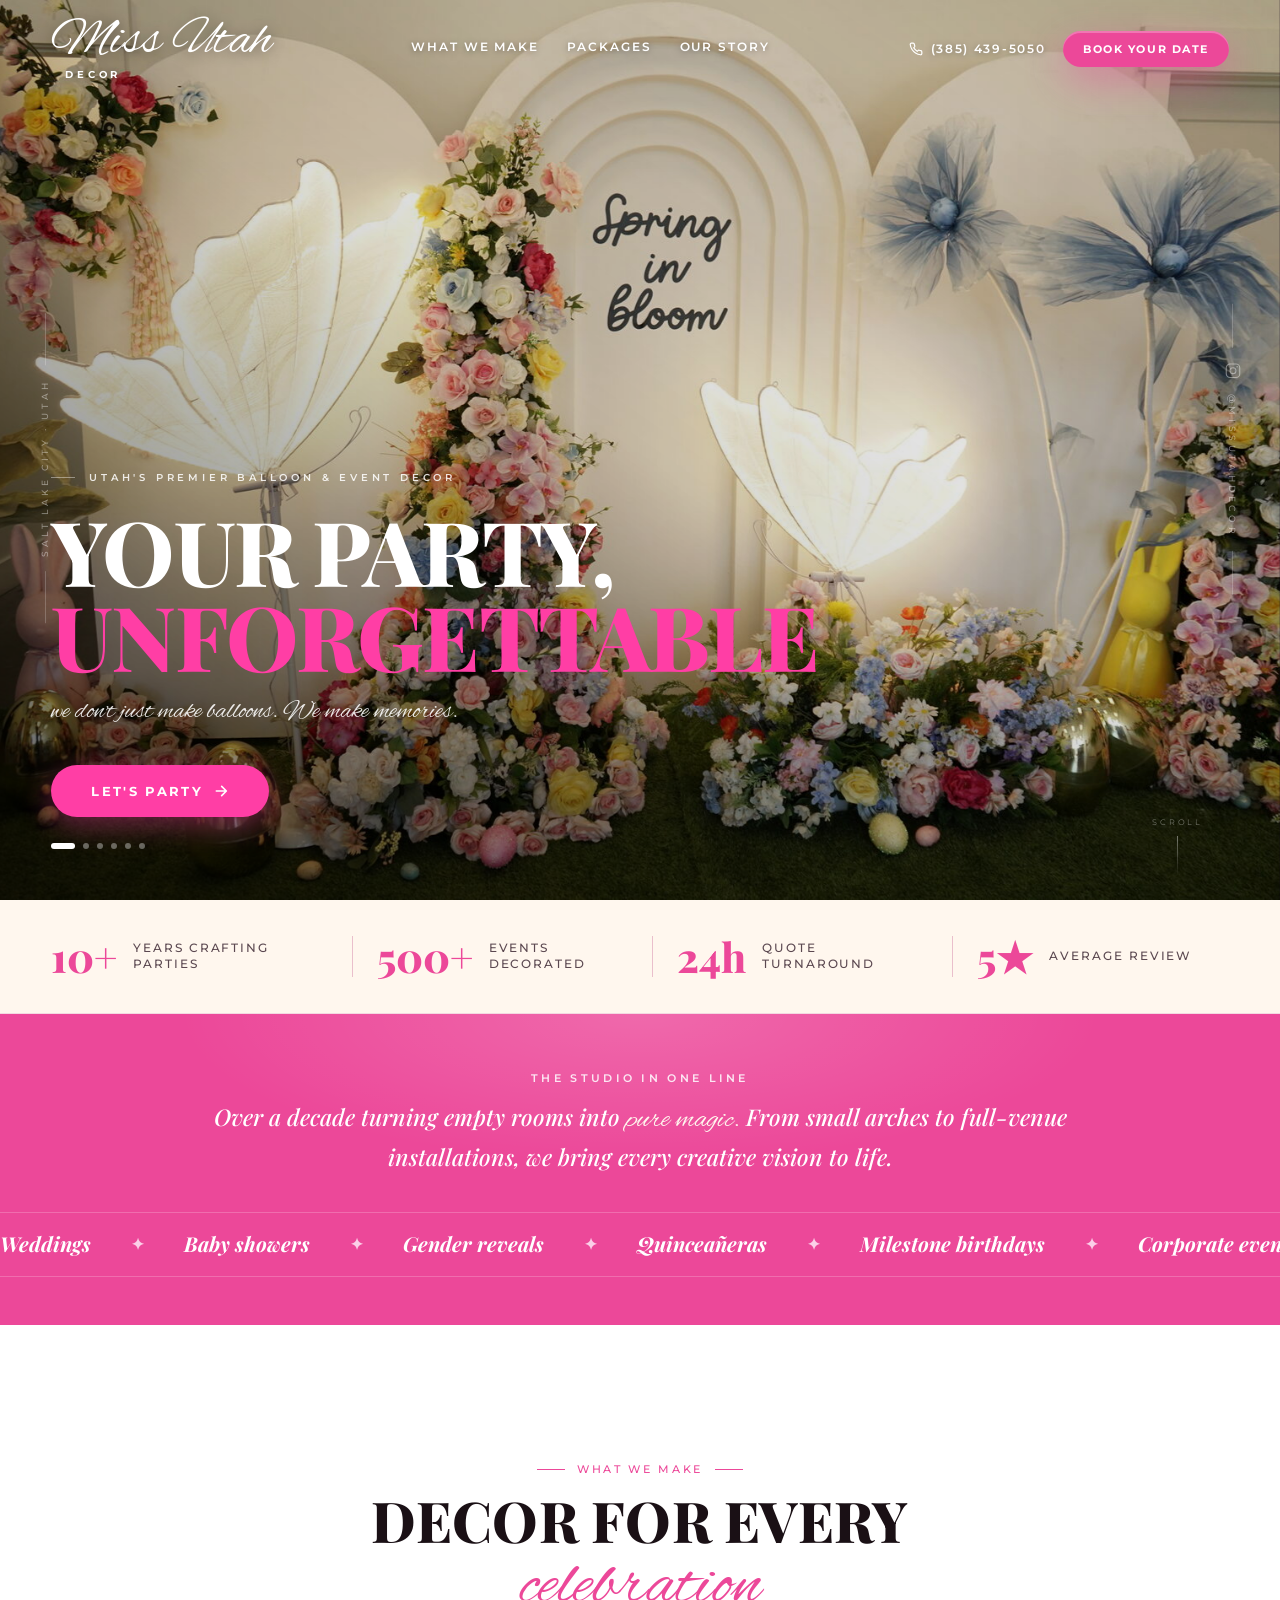
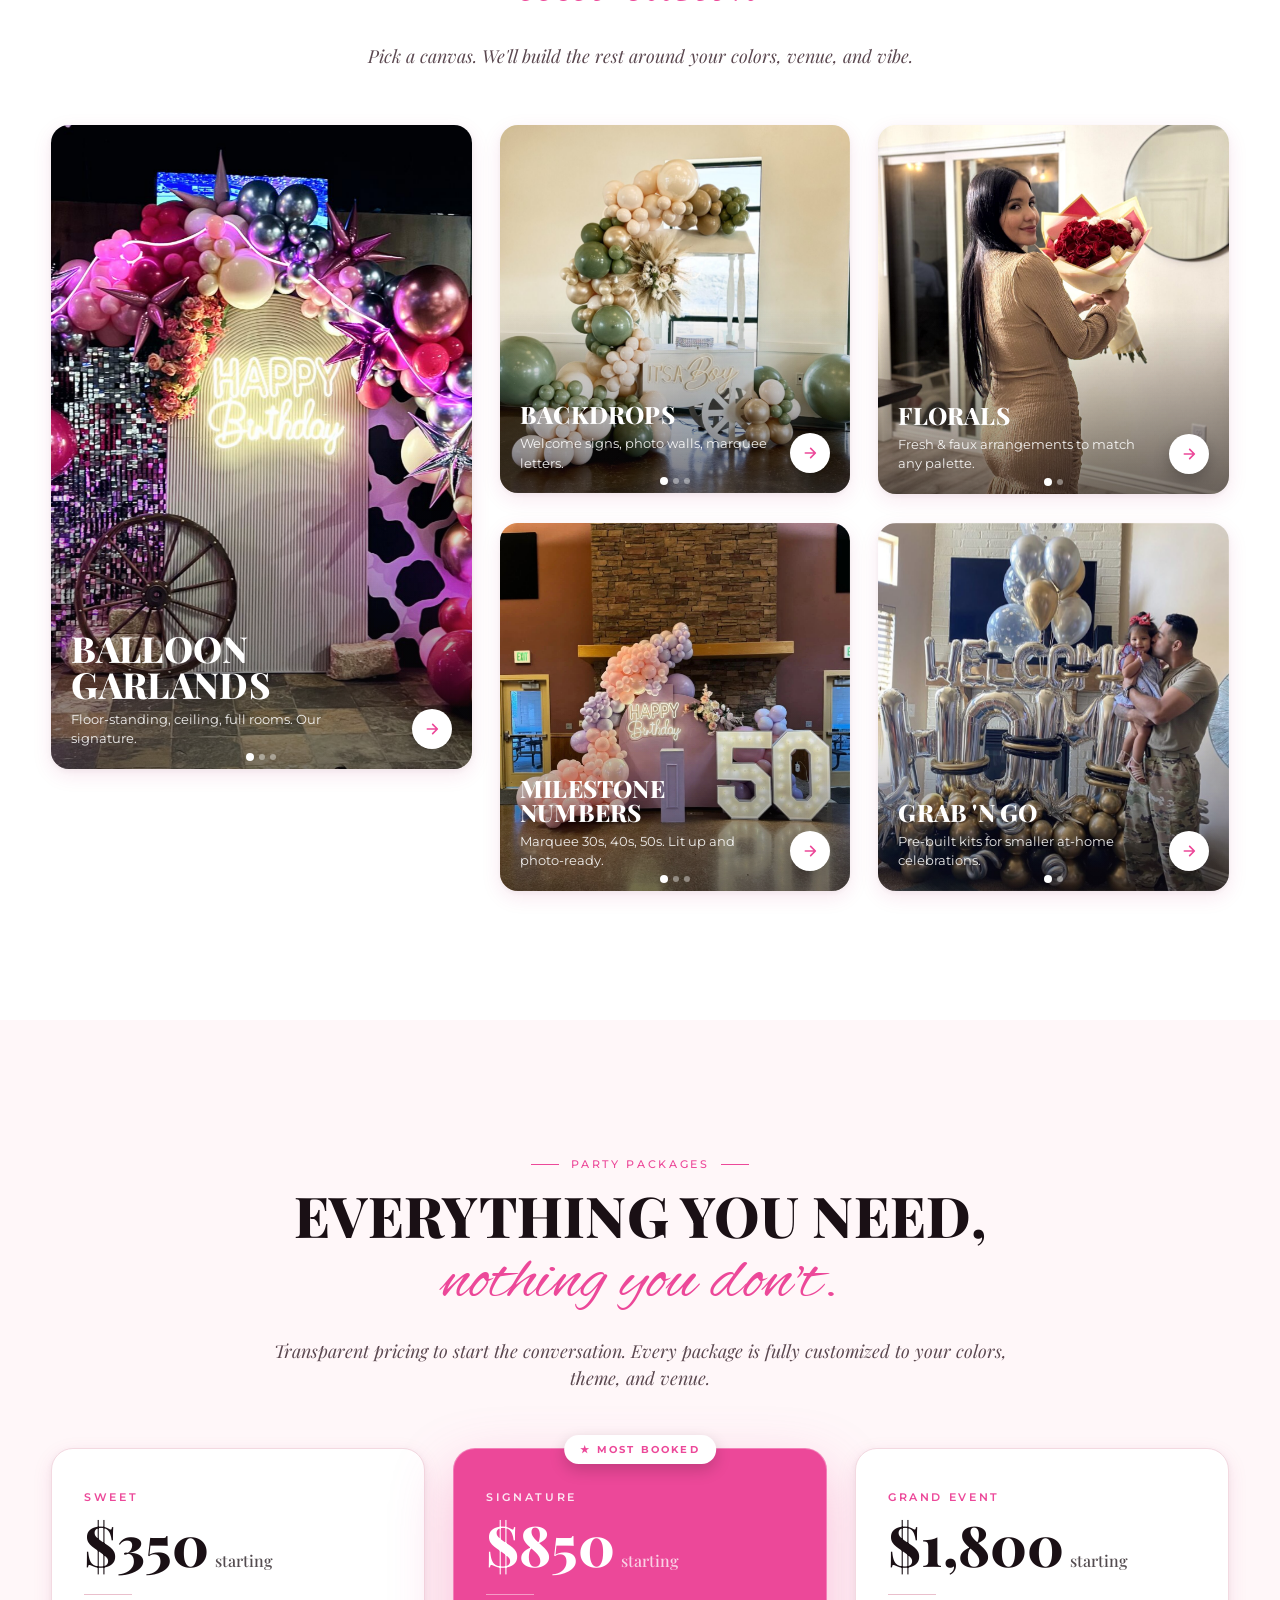
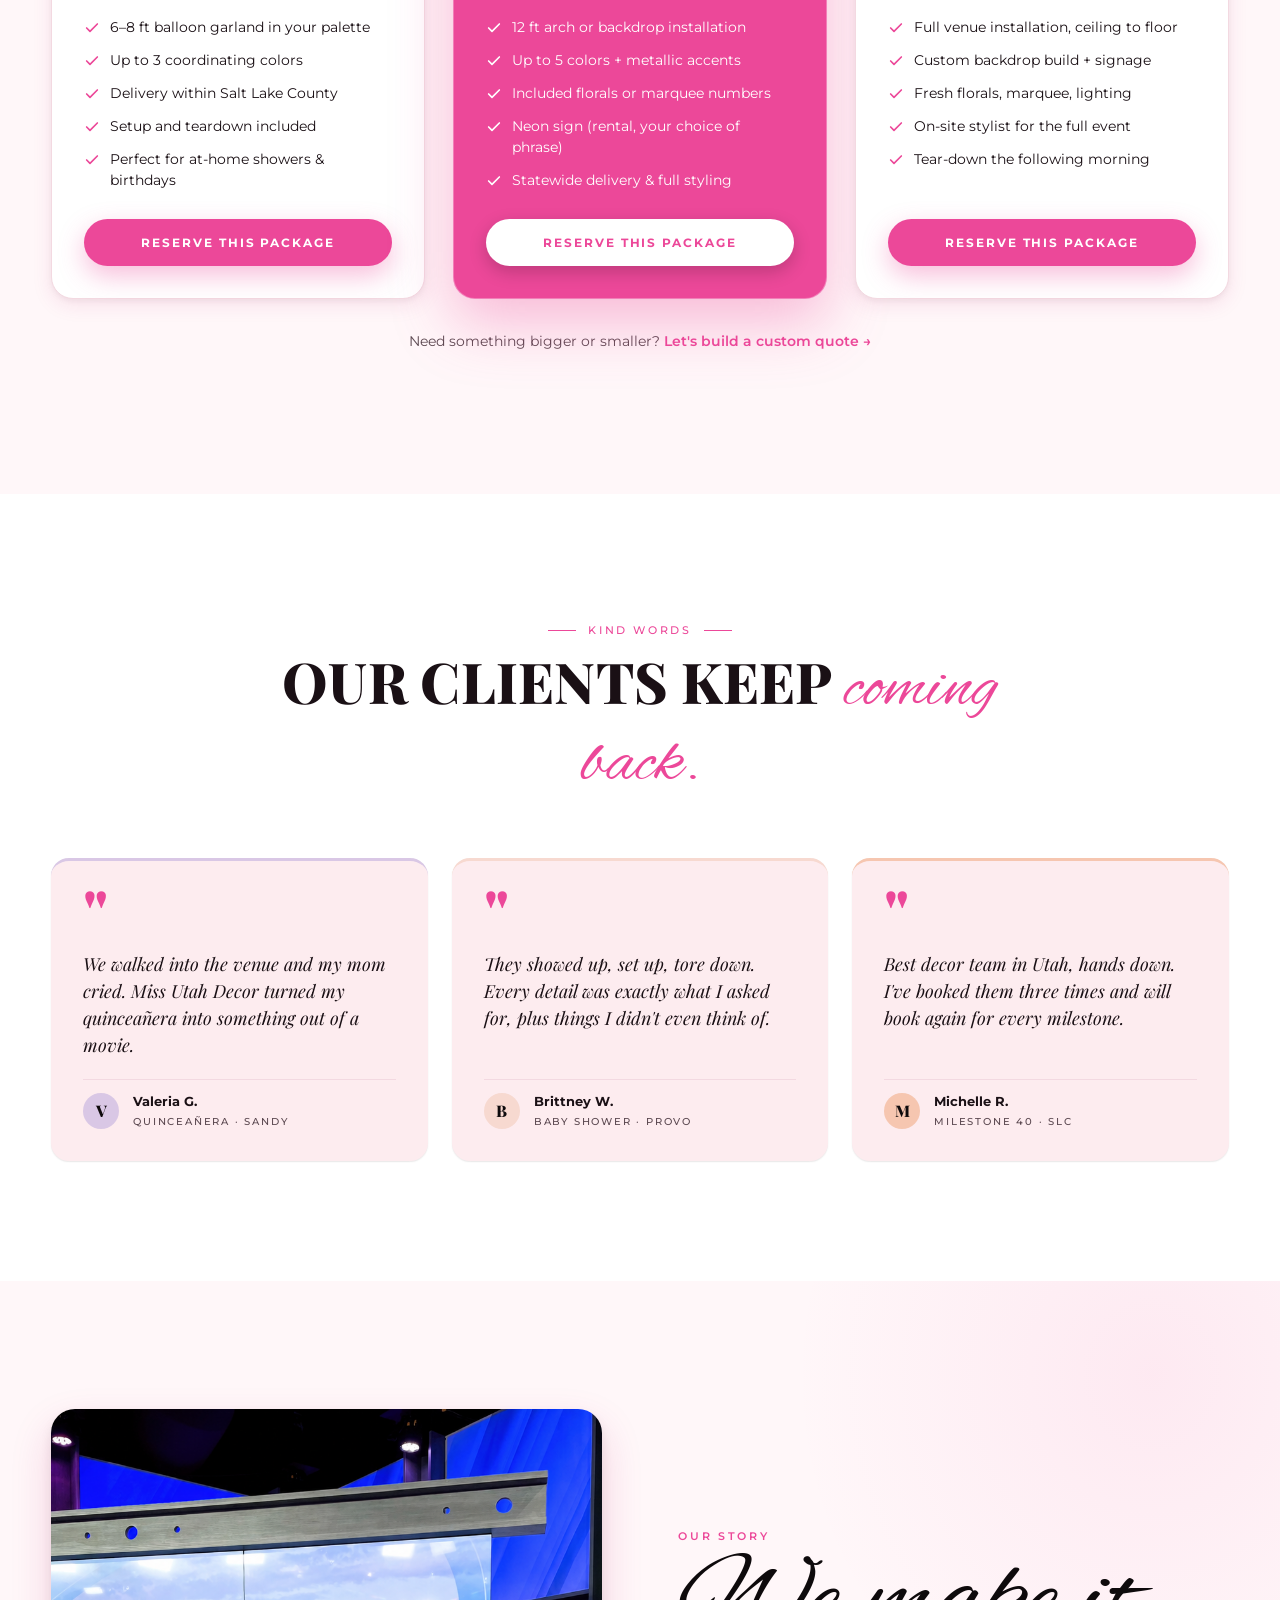
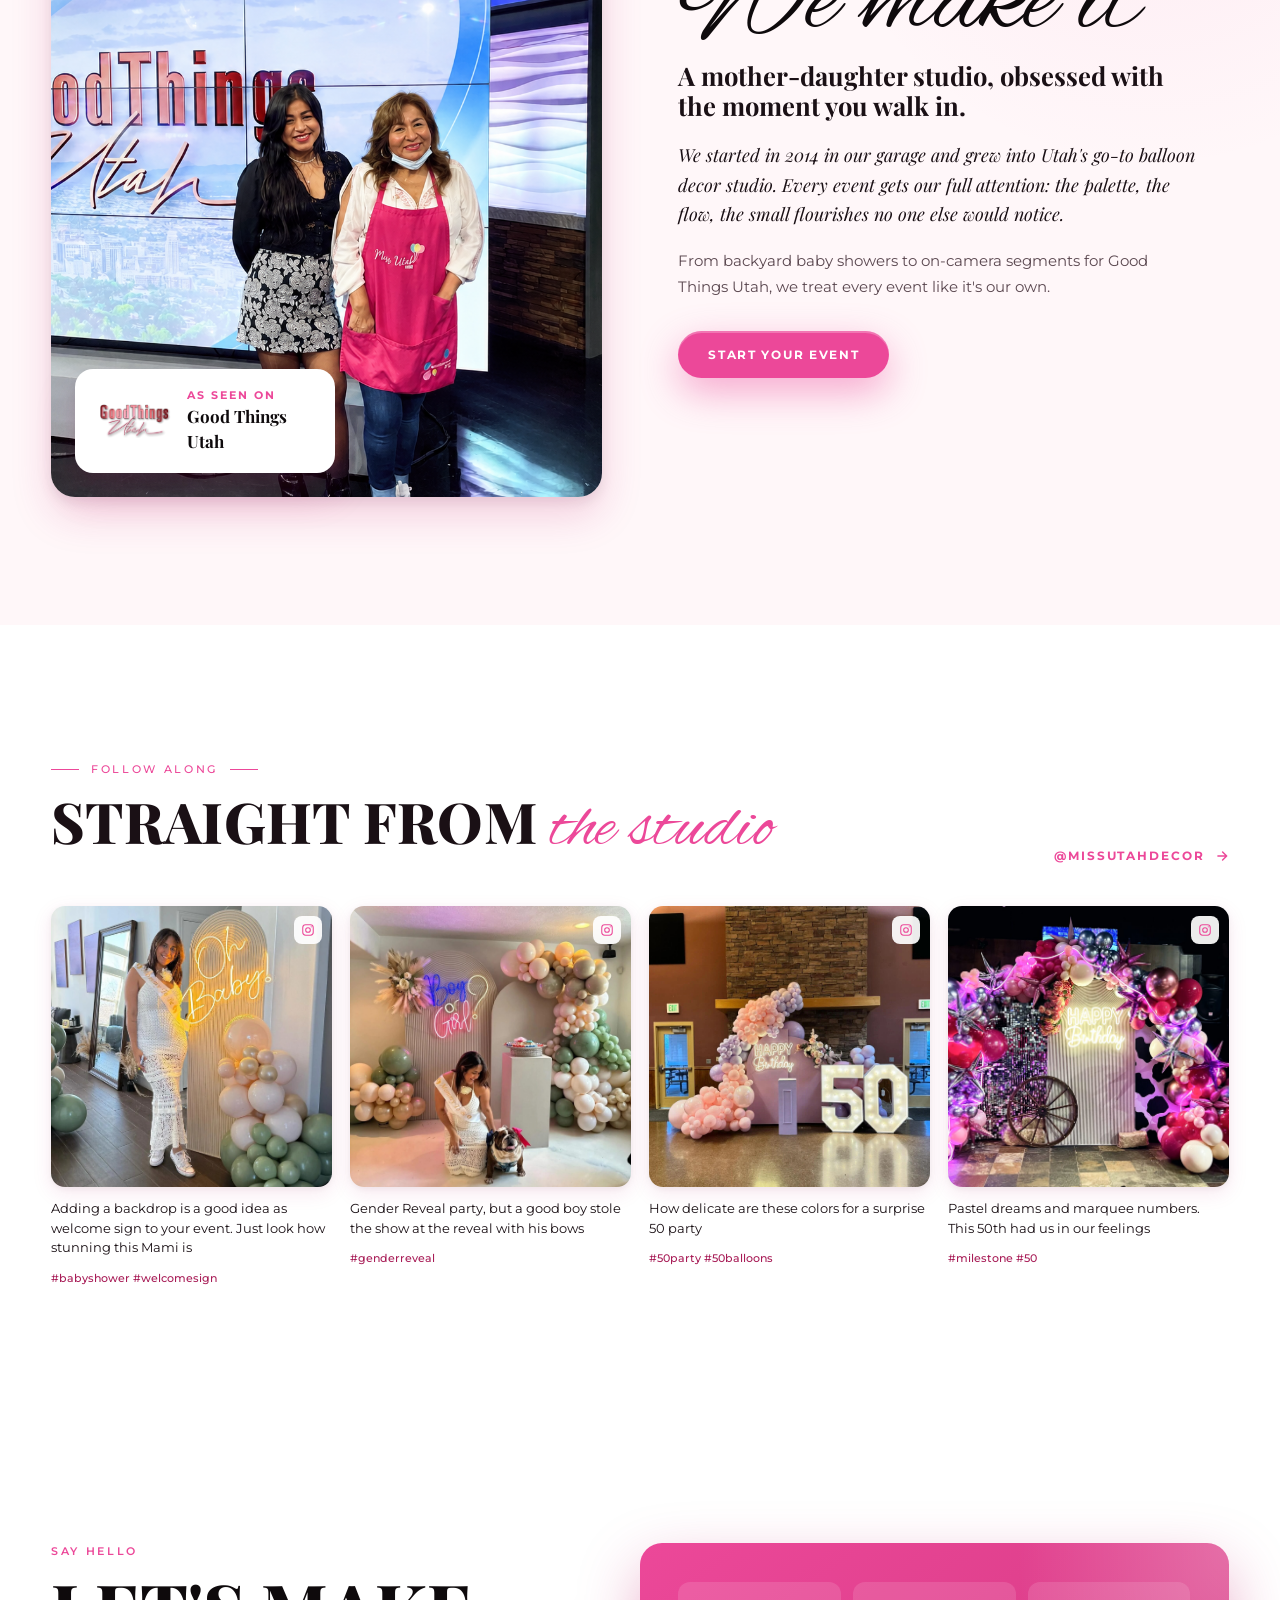
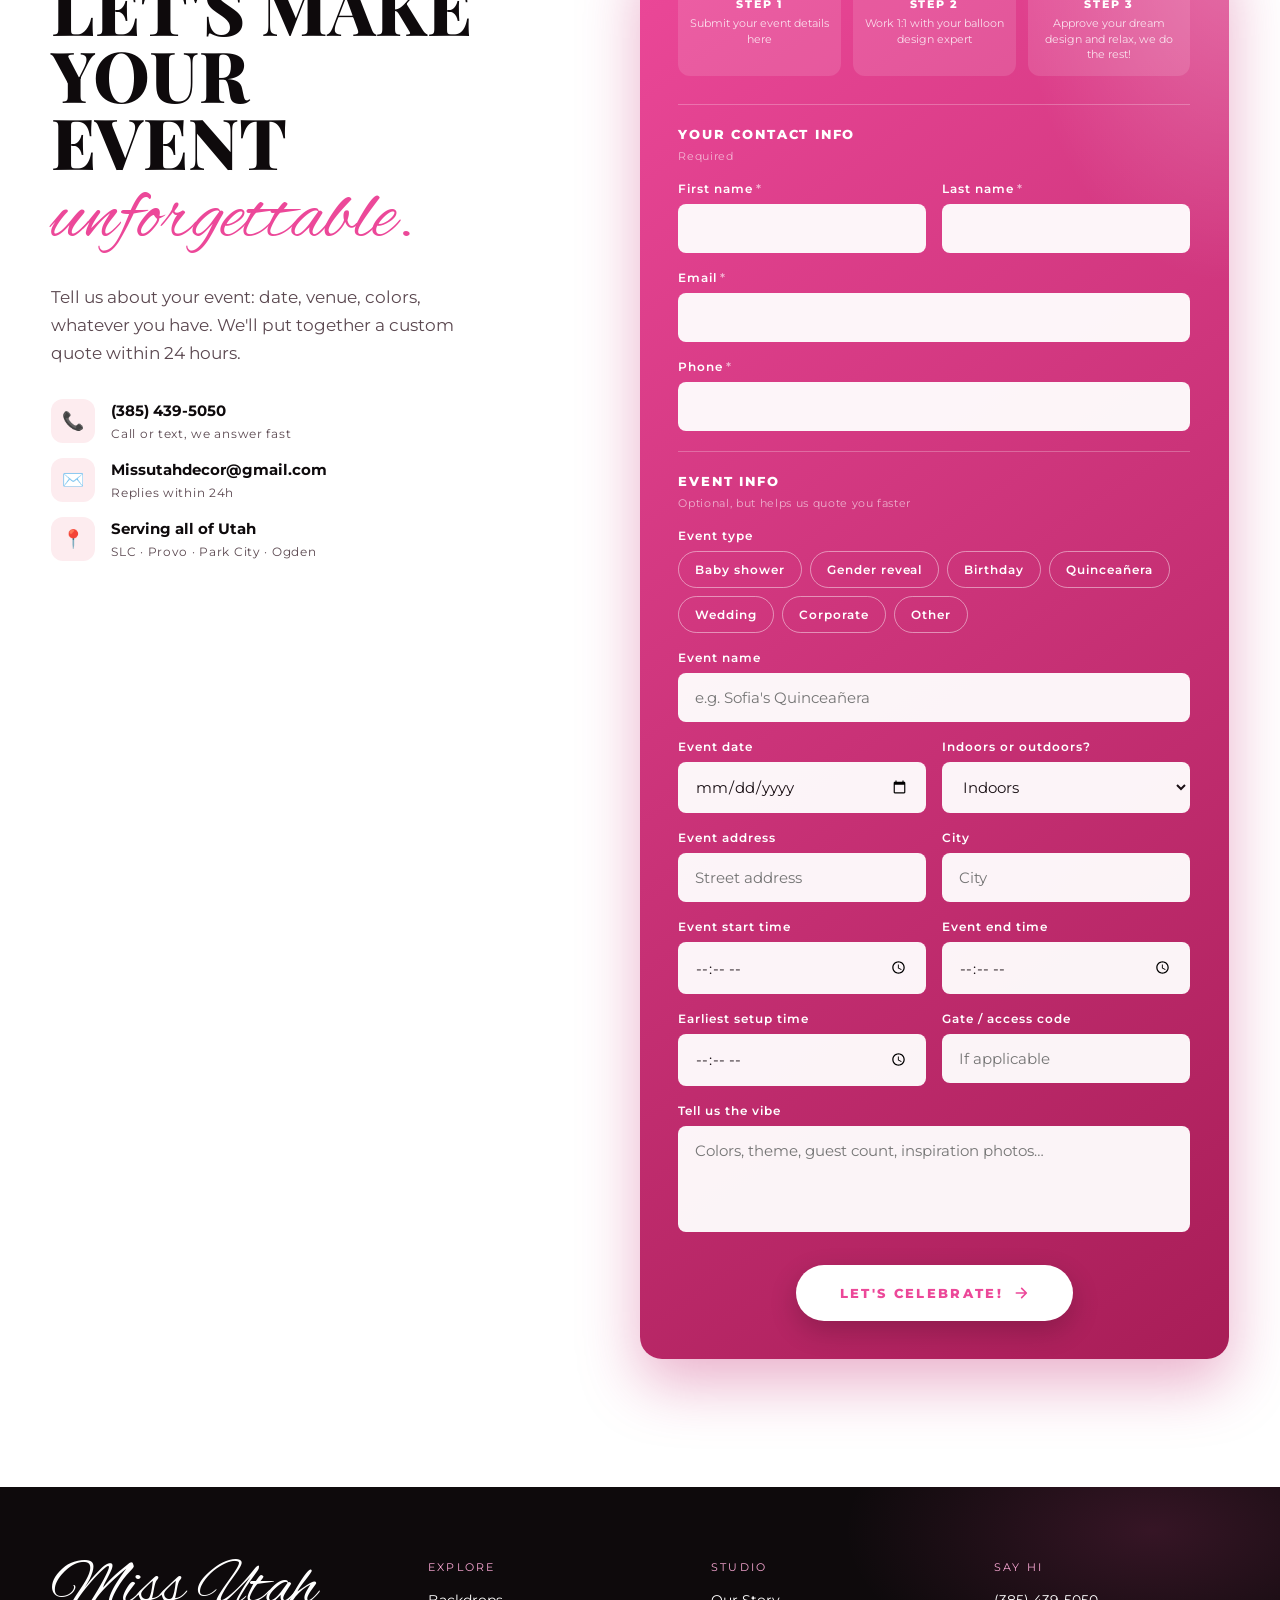
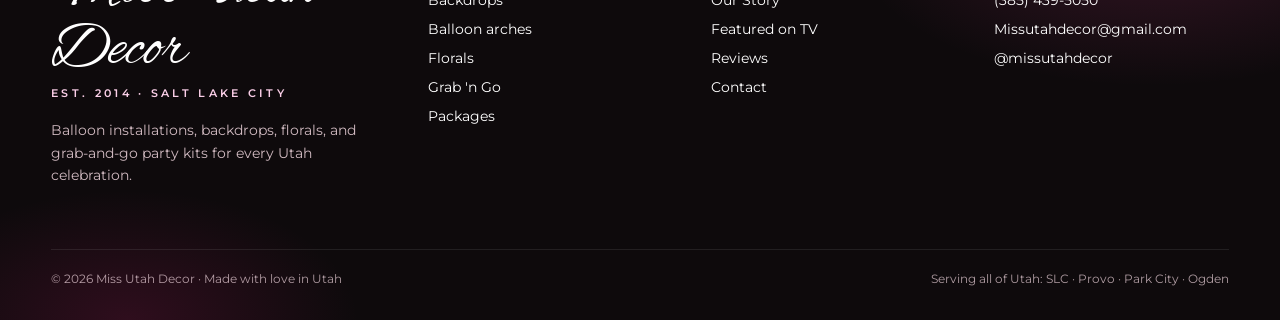
<file: index.html>
<!DOCTYPE html>
<!-- saved from url=(0314)https://78a193d2-7df0-4a2e-885e-cca090d756a7.claudeusercontent.com/v1/design/projects/78a193d2-7df0-4a2e-885e-cca090d756a7/serve/Miss%20Utah%20Decor.html?t=7e6586922b778309cf42cca4a60171a9522d995d5cc058f4962615badd9cd747.ebebbcd7-3d51-4a37-9d3a-5958440f7e6c.d78e2315-42f0-43e8-b1f7-2719b3eaf4af.1777087571&srcmap=1 -->
<html data-src-ver="e8ff881e" lang="en" data-om-id="e8ff881e:0" data-src-loc="16:32:2579"><head data-om-id="e8ff881e:1" data-src-loc="33:39:1211"><meta http-equiv="Content-Type" content="text/html; charset=UTF-8">
<style data-omelette-injected="">html,body{background:transparent}</style><script data-omelette-injected="">(()=>{var A=["https://claude.ai","https://preview.claude.ai","https://eap-omelette.claude.ai"];var L=30000;var u=3000;document.addEventListener("DOMContentLoaded",()=>{const V=window.Babel;const $="om-src-id";if(V&&V.registerPlugin&&!(V.availablePlugins&&V.availablePlugins[$])){V.registerPlugin($,({types:Q})=>({visitor:{JSXOpeningElement(W,X){const K=W.node;if(K.name&&K.name.type==="JSXMemberExpression")return;for(let J=0;J<K.attributes.length;J++){const w=K.attributes[J];if(w.type==="JSXAttribute"&&w.name&&w.name.name==="data-om-id")return}const z=X.file&&X.file.opts&&X.file.opts.filename||"?";const k=K.loc&&K.loc.start;const C=`jsx:${z}:${K.start??0}:${k?k.line:0}:${k?k.column+1:0}`;K.attributes.push(Q.jsxAttribute(Q.jsxIdentifier("data-om-id"),Q.stringLiteral(C)))}}}))}const Z=["transform-react-jsx-source",$];document.querySelectorAll('script[type="text/babel"],script[type="text/jsx"]').forEach((Q,W)=>{const X=Q.getAttribute("data-plugins")||"";const K=Z.filter((z)=>X.indexOf(z)<0);if(K.length){Q.setAttribute("data-plugins",X?`${X},${K.join(",")}`:K.join(","))}if(!Q.hasAttribute("data-filename")){Q.setAttribute("data-filename",Q.getAttribute("src")||`inline-${W}`)}})});var b=window.parent;if(b&&b!==window){const V=(z,k)=>{try{b.postMessage({__omelette_log:true,type:z,data:k},"*")}catch{}};["log","warn","error"].forEach((z)=>{const k=console[z];console[z]=(...C)=>{const J=C.map((w)=>{try{return typeof w==="object"?JSON.stringify(w):String(w)}catch{try{return String(w)}catch{return"[unstringifiable]"}}}).join(" ");V(z,J);k.apply(console,C)}});window.addEventListener("error",(z)=>{const k=z.target;if(k&&k!==window&&k.tagName){const C=k.src||k.href||"";V("resource_error",`${k.tagName} failed to load: ${C}`)}else{V("error",`${z.message||"Unknown error"} at ${z.filename||"?"}:${z.lineno||0}:${z.colno||0}`)}},true);window.addEventListener("unhandledrejection",(z)=>{const k=z.reason;const C=k instanceof Error?`${k.message} ${k.stack}`:String(k);V("error",`Unhandled rejection: ${C}`)});const $=()=>{try{b.postMessage({type:"omelette:height",height:document.documentElement.scrollHeight},"*")}catch{}};if(document.readyState==="complete")$();else window.addEventListener("load",$);if(window.ResizeObserver)new ResizeObserver($).observe(document.documentElement);const Z={};let Q=0;window.claude={complete(z){return new Promise((k,C)=>{if(!A.length){C(new Error("claude.complete: no parent origin"));return}const J=`c${++Q}`;const w=()=>setTimeout(()=>{delete Z[J];C(new Error(`claude.complete: no data for ${L/1000}s`))},L);const Y=w();Z[J]={resolve:k,reject:C,text:"",t:Y,arm:w};try{for(const F of A){b.postMessage({__om_api:true,id:J,body:z},F)}}catch(F){clearTimeout(Y);delete Z[J];C(F)}})}};const W={};let X=0;window.omelette={writeFile:(z,k)=>new Promise((C,J)=>{if(!A.length){C();return}const w=`f${++X}`;const Y=setTimeout(()=>{delete W[w];C()},u);W[w]={resolve:C,reject:J,t:Y};try{for(const F of A){b.postMessage({__om_file:true,id:w,op:"write",path:z,content:k},F)}}catch{clearTimeout(Y);delete W[w];C()}})};const K=(z)=>{try{return JSON.stringify(z)}catch{return JSON.stringify(String(z))}};window.addEventListener("message",(z)=>{if(A.indexOf(z.origin)<0)return;if(z.source!==b)return;const k=z.data;if(!k)return;if(k.__om_file_r){const w=W[k.id];if(!w)return;clearTimeout(w.t);delete W[k.id];if(k.ok)w.resolve();else w.reject(new Error(k.error||"write failed"));return}if(k.__om_api_r){const w=Z[k.id];if(!w)return;if(k.error!=null){clearTimeout(w.t);delete Z[k.id];w.reject(new Error(k.error));return}if(k.chunk!=null){clearTimeout(w.t);w.t=w.arm();w.text+=k.chunk;return}if(k.done){clearTimeout(w.t);delete Z[k.id];w.resolve(k.text!=null?k.text:w.text);return}return}if(!k.__om_eval)return;const C=k;const J=(w)=>{z.source.postMessage({...w,__om_eval_r:1,id:C.id},z.origin)};try{const w=(0,eval)(C.code);if(w&&typeof w.then==="function"){w.then((Y)=>J({ok:1,v:K(Y)}),(Y)=>J({ok:0,e:String(Y)}))}else{J({ok:1,v:K(w)})}}catch(w){J({ok:0,e:String(w)})}})}})();
</script>


<meta name="viewport" content="width=device-width, initial-scale=1" data-om-id="e8ff881e:3" data-src-loc="63:131:131">
<title data-src-loc="132:139:183">Miss Utah Decor — We Make Memories</title>
<link rel="icon" type="image/png" href="assets/Brand/favicon.png">
<link rel="shortcut icon" href="assets/Brand/favicon.png">
<link rel="apple-touch-icon" sizes="180x180" href="assets/Brand/favicon.png">
<meta name="theme-color" content="#ec4899">
<meta name="msapplication-TileImage" content="assets/Brand/favicon.png">
<meta name="msapplication-TileColor" content="#ec4899">
<link rel="stylesheet" href="./colors_and_type.css" data-om-id="e8ff881e:4" data-src-loc="184:234:234">
<style data-src-loc="235:242:631">
  html, body { margin: 0; padding: 0; background: #fff; }
  body { font-family: var(--font-sans); color: var(--fg-1); -webkit-font-smoothing: antialiased; }
  #root { min-height: 100vh; }
  @keyframes mud-pulse {
    0%,100% { transform: scale(1); opacity: 1; }
    50% { transform: scale(1.4); opacity: .6; }
  }
  ::selection { background: var(--pink-200); color: var(--ink); }

  /* Prevent padding from expanding elements past their explicit width */
  *, *::before, *::after { box-sizing: border-box; }

  @media (max-width: 640px) {
    /* Header: flatten to flex, hide nav and phone to keep only logo + CTA button */
    header > div {
      display: flex !important;
      justify-content: space-between !important;
      align-items: center !important;
    }
    header nav { display: none !important; }
    header > div > div:last-child > a { display: none !important; }

    /* Contact section: stack the two-column info + form layout vertically */
    #contact > div { grid-template-columns: 1fr !important; }

    /* Form card: collapse two-column field grid to single column */
    #contact form { grid-template-columns: 1fr !important; }
  }

  /* Grid cells must be able to shrink below content-width — prevents inputs from escaping their column */
  #contact form > div { min-width: 0; }
  input, textarea, select { max-width: 100%; }
</style>
<script src="./react.development.js" integrity="sha384-hD6/rw4ppMLGNu3tX5cjIb+uRZ7UkRJ6BPkLpg4hAu/6onKUg4lLsHAs9EBPT82L" crossorigin="anonymous" data-src-loc="632:810:819"></script>
<script src="./react-dom.development.js" integrity="sha384-u6aeetuaXnQ38mYT8rp6sbXaQe3NL9t+IBXmnYxwkUI2Hw4bsp2Wvmx4yRQF1uAm" crossorigin="anonymous" data-src-loc="820:1006:1015"></script>
<script src="./babel.min.js" integrity="sha384-m08KidiNqLdpJqLq95G/LEi8Qvjl/xUYll3QILypMoQ65QorJ9Lvtp2RXYGBFj1y" crossorigin="anonymous" data-src-loc="1016:1194:1203"></script>
<script>"use strict";

function _typeof(o) { "@babel/helpers - typeof"; return _typeof = "function" == typeof Symbol && "symbol" == typeof Symbol.iterator ? function (o) { return typeof o; } : function (o) { return o && "function" == typeof Symbol && o.constructor === Symbol && o !== Symbol.prototype ? "symbol" : typeof o; }, _typeof(o); }
var _jsxFileName = "/https:/78a193d2-7df0-4a2e-885e-cca090d756a7.claudeusercontent.com/v1/design/projects/78a193d2-7df0-4a2e-885e-cca090d756a7/serve/components/shared.jsx";
function _slicedToArray(r, e) { return _arrayWithHoles(r) || _iterableToArrayLimit(r, e) || _unsupportedIterableToArray(r, e) || _nonIterableRest(); }
function _nonIterableRest() { throw new TypeError("Invalid attempt to destructure non-iterable instance.\nIn order to be iterable, non-array objects must have a [Symbol.iterator]() method."); }
function _unsupportedIterableToArray(r, a) { if (r) { if ("string" == typeof r) return _arrayLikeToArray(r, a); var t = {}.toString.call(r).slice(8, -1); return "Object" === t && r.constructor && (t = r.constructor.name), "Map" === t || "Set" === t ? Array.from(r) : "Arguments" === t || /^(?:Ui|I)nt(?:8|16|32)(?:Clamped)?Array$/.test(t) ? _arrayLikeToArray(r, a) : void 0; } }
function _arrayLikeToArray(r, a) { (null == a || a > r.length) && (a = r.length); for (var e = 0, n = Array(a); e < a; e++) n[e] = r[e]; return n; }
function _iterableToArrayLimit(r, l) { var t = null == r ? null : "undefined" != typeof Symbol && r[Symbol.iterator] || r["@@iterator"]; if (null != t) { var e, n, i, u, a = [], f = !0, o = !1; try { if (i = (t = t.call(r)).next, 0 === l) { if (Object(t) !== t) return; f = !1; } else for (; !(f = (e = i.call(t)).done) && (a.push(e.value), a.length !== l); f = !0); } catch (r) { o = !0, n = r; } finally { try { if (!f && null != t["return"] && (u = t["return"](), Object(u) !== u)) return; } finally { if (o) throw n; } } return a; } }
function _arrayWithHoles(r) { if (Array.isArray(r)) return r; }
function ownKeys(e, r) { var t = Object.keys(e); if (Object.getOwnPropertySymbols) { var o = Object.getOwnPropertySymbols(e); r && (o = o.filter(function (r) { return Object.getOwnPropertyDescriptor(e, r).enumerable; })), t.push.apply(t, o); } return t; }
function _objectSpread(e) { for (var r = 1; r < arguments.length; r++) { var t = null != arguments[r] ? arguments[r] : {}; r % 2 ? ownKeys(Object(t), !0).forEach(function (r) { _defineProperty(e, r, t[r]); }) : Object.getOwnPropertyDescriptors ? Object.defineProperties(e, Object.getOwnPropertyDescriptors(t)) : ownKeys(Object(t)).forEach(function (r) { Object.defineProperty(e, r, Object.getOwnPropertyDescriptor(t, r)); }); } return e; }
function _defineProperty(e, r, t) { return (r = _toPropertyKey(r)) in e ? Object.defineProperty(e, r, { value: t, enumerable: !0, configurable: !0, writable: !0 }) : e[r] = t, e; }
function _toPropertyKey(t) { var i = _toPrimitive(t, "string"); return "symbol" == _typeof(i) ? i : i + ""; }
function _toPrimitive(t, r) { if ("object" != _typeof(t) || !t) return t; var e = t[Symbol.toPrimitive]; if (void 0 !== e) { var i = e.call(t, r || "default"); if ("object" != _typeof(i)) return i; throw new TypeError("@@toPrimitive must return a primitive value."); } return ("string" === r ? String : Number)(t); }
// Miss Utah Decor — shared bits (logo, buttons, header, footer, section intro)

var Logo = function Logo(_ref) {
  var _ref$height = _ref.height,
    height = _ref$height === void 0 ? 48 : _ref$height,
    _ref$invert = _ref.invert,
    invert = _ref$invert === void 0 ? false : _ref$invert;
  if (invert) {
    // On dark/photo overlay: use white script wordmark instead of the image
    // (the image is mostly transparent, so brightness/invert filters don't render cleanly)
    return /*#__PURE__*/React.createElement("a", {
      href: "#home",
      onClick: function onClick(e) {
        var _window$MUD_nav, _window;
        e.preventDefault();
        (_window$MUD_nav = (_window = window).MUD_nav) === null || _window$MUD_nav === void 0 || _window$MUD_nav.call(_window, 'home');
      },
      style: {
        display: 'inline-flex',
        flexDirection: 'column',
        textDecoration: 'none',
        lineHeight: 1
      },
      __source: {
        fileName: _jsxFileName,
        lineNumber: 8,
        columnNumber: 7
      },
      "data-om-id": "jsx:/https:/78a193d2-7df0-4a2e-885e-cca090d756a7.claudeusercontent.com/v1/design/projects/78a193d2-7df0-4a2e-885e-cca090d756a7/serve/components/shared.jsx:337:8:7"
    }, /*#__PURE__*/React.createElement("span", {
      style: {
        fontFamily: 'var(--font-script)',
        fontWeight: 400,
        fontSize: height * 0.95,
        color: '#fff',
        lineHeight: .9,
        textShadow: '0 2px 14px rgba(0,0,0,.45)',
        whiteSpace: 'nowrap'
      },
      __source: {
        fileName: _jsxFileName,
        lineNumber: 10,
        columnNumber: 9
      },
      "data-om-id": "jsx:/https:/78a193d2-7df0-4a2e-885e-cca090d756a7.claudeusercontent.com/v1/design/projects/78a193d2-7df0-4a2e-885e-cca090d756a7/serve/components/shared.jsx:530:10:9"
    }, "Miss Utah"), /*#__PURE__*/React.createElement("span", {
      style: {
        fontFamily: 'var(--font-sans)',
        fontWeight: 700,
        fontSize: height * 0.17,
        color: '#fff',
        letterSpacing: '.4em',
        textTransform: 'uppercase',
        marginTop: 4,
        marginLeft: height * 0.25,
        textShadow: '0 1px 8px rgba(0,0,0,.5)'
      },
      __source: {
        fileName: _jsxFileName,
        lineNumber: 16,
        columnNumber: 9
      },
      "data-om-id": "jsx:/https:/78a193d2-7df0-4a2e-885e-cca090d756a7.claudeusercontent.com/v1/design/projects/78a193d2-7df0-4a2e-885e-cca090d756a7/serve/components/shared.jsx:792:16:9"
    }, "Decor"));
  }
  return /*#__PURE__*/React.createElement("a", {
    href: "#home",
    onClick: function onClick(e) {
      var _window$MUD_nav2, _window2;
      e.preventDefault();
      (_window$MUD_nav2 = (_window2 = window).MUD_nav) === null || _window$MUD_nav2 === void 0 || _window$MUD_nav2.call(_window2, 'home');
    },
    style: {
      display: 'inline-block',
      textDecoration: 'none'
    },
    __source: {
      fileName: _jsxFileName,
      lineNumber: 26,
      columnNumber: 5
    },
    "data-om-id": "jsx:/https:/78a193d2-7df0-4a2e-885e-cca090d756a7.claudeusercontent.com/v1/design/projects/78a193d2-7df0-4a2e-885e-cca090d756a7/serve/components/shared.jsx:1129:26:5"
  }, /*#__PURE__*/React.createElement("img", {
    src: "assets/logo.png",
    alt: "Miss Utah Decor",
    style: {
      height: height,
      display: 'block'
    },
    __source: {
      fileName: _jsxFileName,
      lineNumber: 27,
      columnNumber: 7
    },
    "data-om-id": "jsx:/https:/78a193d2-7df0-4a2e-885e-cca090d756a7.claudeusercontent.com/v1/design/projects/78a193d2-7df0-4a2e-885e-cca090d756a7/serve/components/shared.jsx:1274:27:7"
  }));
};
var Button = function Button(_ref2) {
  var children = _ref2.children,
    _ref2$variant = _ref2.variant,
    variant = _ref2$variant === void 0 ? 'primary' : _ref2$variant,
    _ref2$size = _ref2.size,
    size = _ref2$size === void 0 ? 'md' : _ref2$size,
    onClick = _ref2.onClick,
    href = _ref2.href,
    _ref2$style = _ref2.style,
    extraStyle = _ref2$style === void 0 ? {} : _ref2$style;
  var base = {
    fontFamily: 'var(--font-sans)',
    fontWeight: 700,
    letterSpacing: '.14em',
    textTransform: 'uppercase',
    borderRadius: '999px',
    border: 'none',
    cursor: 'pointer',
    display: 'inline-flex',
    alignItems: 'center',
    justifyContent: 'center',
    gap: 10,
    transition: 'transform 260ms cubic-bezier(.34,1.56,.64,1), background 120ms, box-shadow 260ms',
    textDecoration: 'none',
    whiteSpace: 'nowrap'
  };
  var sizes = {
    sm: {
      fontSize: 11,
      padding: '11px 20px'
    },
    md: {
      fontSize: 12,
      padding: '16px 30px'
    },
    lg: {
      fontSize: 13,
      padding: '20px 38px'
    },
    xl: {
      fontSize: 14,
      padding: '24px 44px'
    }
  };
  var variants = {
    primary: {
      background: 'var(--pink-500)',
      color: '#fff',
      boxShadow: '0 14px 38px rgba(236,72,153,.45), 0 2px 0 rgba(255,255,255,.25) inset'
    },
    ghost: {
      background: 'transparent',
      color: 'var(--pink-500)',
      border: '2px solid var(--pink-500)'
    },
    ghostWhite: {
      background: 'transparent',
      color: '#fff',
      border: '1.5px solid rgba(255,255,255,.7)'
    },
    dark: {
      background: 'var(--ink)',
      color: '#fff',
      boxShadow: 'var(--shadow-md)'
    },
    white: {
      background: '#fff',
      color: 'var(--fg-1)',
      boxShadow: 'var(--shadow-md)'
    }
  };
  var Tag = href ? 'a' : 'button';
  return /*#__PURE__*/React.createElement(Tag, {
    href: href,
    onClick: onClick,
    onMouseEnter: function onMouseEnter(e) {
      e.currentTarget.style.transform = 'translateY(-3px)';
      if (variant === 'primary') e.currentTarget.style.boxShadow = '0 20px 48px rgba(236,72,153,.55), 0 2px 0 rgba(255,255,255,.3) inset';
    },
    onMouseLeave: function onMouseLeave(e) {
      e.currentTarget.style.transform = 'translateY(0)';
      if (variant === 'primary') e.currentTarget.style.boxShadow = '0 14px 38px rgba(236,72,153,.45), 0 2px 0 rgba(255,255,255,.25) inset';
    },
    style: _objectSpread(_objectSpread(_objectSpread(_objectSpread({}, base), sizes[size]), variants[variant]), extraStyle),
    __source: {
      fileName: _jsxFileName,
      lineNumber: 56,
      columnNumber: 5
    },
    "data-om-id": "jsx:/https:/78a193d2-7df0-4a2e-885e-cca090d756a7.claudeusercontent.com/v1/design/projects/78a193d2-7df0-4a2e-885e-cca090d756a7/serve/components/shared.jsx:2749:56:5"
  }, children);
};
var Header = function Header(_ref3) {
  var current = _ref3.current,
    onNav = _ref3.onNav,
    _ref3$overlay = _ref3.overlay,
    overlay = _ref3$overlay === void 0 ? false : _ref3$overlay;
  var _React$useState = React.useState(false),
    _React$useState2 = _slicedToArray(_React$useState, 2),
    scrolled = _React$useState2[0],
    setScrolled = _React$useState2[1];
  React.useEffect(function () {
    var handler = function handler() {
      return setScrolled(window.scrollY > 32);
    };
    window.addEventListener('scroll', handler, {
      passive: true
    });
    return function () {
      return window.removeEventListener('scroll', handler);
    };
  }, []);
  var solid = !overlay || scrolled;
  var ink = solid ? 'var(--ink)' : '#fff';
  return /*#__PURE__*/React.createElement("header", {
    style: {
      position: 'fixed',
      top: 0,
      left: 0,
      right: 0,
      zIndex: 50,
      background: solid ? 'rgba(255,255,255,.92)' : 'transparent',
      backdropFilter: solid ? 'blur(14px) saturate(1.2)' : 'none',
      WebkitBackdropFilter: solid ? 'blur(14px) saturate(1.2)' : 'none',
      borderBottom: solid ? '1px solid var(--border-1)' : '1px solid transparent',
      transition: 'background 260ms ease, border-color 260ms, backdrop-filter 260ms'
    },
    __source: {
      fileName: _jsxFileName,
      lineNumber: 84,
      columnNumber: 5
    },
    "data-om-id": "jsx:/https:/78a193d2-7df0-4a2e-885e-cca090d756a7.claudeusercontent.com/v1/design/projects/78a193d2-7df0-4a2e-885e-cca090d756a7/serve/components/shared.jsx:3818:84:5"
  }, /*#__PURE__*/React.createElement("div", {
    style: {
      maxWidth: 1320,
      margin: '0 auto',
      padding: '18px clamp(20px, 4vw, 56px)',
      display: 'grid',
      gridTemplateColumns: 'auto 1fr auto',
      alignItems: 'center',
      gap: 32
    },
    __source: {
      fileName: _jsxFileName,
      lineNumber: 92,
      columnNumber: 7
    },
    "data-om-id": "jsx:/https:/78a193d2-7df0-4a2e-885e-cca090d756a7.claudeusercontent.com/v1/design/projects/78a193d2-7df0-4a2e-885e-cca090d756a7/serve/components/shared.jsx:4289:92:7"
  }, /*#__PURE__*/React.createElement("div", {
    style: {
      display: 'flex',
      alignItems: 'center'
    },
    __source: {
      fileName: _jsxFileName,
      lineNumber: 97,
      columnNumber: 9
    },
    "data-om-id": "jsx:/https:/78a193d2-7df0-4a2e-885e-cca090d756a7.claudeusercontent.com/v1/design/projects/78a193d2-7df0-4a2e-885e-cca090d756a7/serve/components/shared.jsx:4505:97:9"
  }, /*#__PURE__*/React.createElement(Logo, {
    height: scrolled ? 46 : 56,
    invert: !solid,
    __source: {
      fileName: _jsxFileName,
      lineNumber: 98,
      columnNumber: 11
    },
    "data-om-id": "jsx:/https:/78a193d2-7df0-4a2e-885e-cca090d756a7.claudeusercontent.com/v1/design/projects/78a193d2-7df0-4a2e-885e-cca090d756a7/serve/components/shared.jsx:4569:98:11"
  })), /*#__PURE__*/React.createElement("nav", {
    style: {
      display: 'flex',
      gap: 28,
      justifyContent: 'center',
      flexWrap: 'nowrap'
    },
    __source: {
      fileName: _jsxFileName,
      lineNumber: 100,
      columnNumber: 9
    },
    "data-om-id": "jsx:/https:/78a193d2-7df0-4a2e-885e-cca090d756a7.claudeusercontent.com/v1/design/projects/78a193d2-7df0-4a2e-885e-cca090d756a7/serve/components/shared.jsx:4645:100:9"
  }, [['What We Make', 'offer'], ['Packages', 'packages'], ['Our Story', 'story']].map(function (_ref4) {
    var _ref5 = _slicedToArray(_ref4, 2),
      label = _ref5[0],
      key = _ref5[1];
    return /*#__PURE__*/React.createElement("a", {
      key: key,
      href: "#".concat(key),
      onClick: function onClick(e) {
        e.preventDefault();
        onNav === null || onNav === void 0 || onNav(key);
      },
      style: {
        fontFamily: 'var(--font-sans)',
        fontWeight: 600,
        fontSize: 12,
        letterSpacing: '.16em',
        textTransform: 'uppercase',
        color: ink,
        textDecoration: 'none',
        whiteSpace: 'nowrap',
        borderBottom: current === key ? "1.5px solid ".concat(solid ? 'var(--pink-500)' : '#fff') : '1.5px solid transparent',
        paddingBottom: 4,
        transition: 'color 220ms, border-color 160ms',
        textShadow: solid ? 'none' : '0 1px 6px rgba(0,0,0,.35)'
      },
      __source: {
        fileName: _jsxFileName,
        lineNumber: 102,
        columnNumber: 13
      },
      "data-om-id": "jsx:/https:/78a193d2-7df0-4a2e-885e-cca090d756a7.claudeusercontent.com/v1/design/projects/78a193d2-7df0-4a2e-885e-cca090d756a7/serve/components/shared.jsx:4854:102:13"
    }, label);
  })), /*#__PURE__*/React.createElement("div", {
    style: {
      display: 'flex',
      gap: 18,
      alignItems: 'center',
      justifyContent: 'flex-end'
    },
    __source: {
      fileName: _jsxFileName,
      lineNumber: 114,
      columnNumber: 9
    },
    "data-om-id": "jsx:/https:/78a193d2-7df0-4a2e-885e-cca090d756a7.claudeusercontent.com/v1/design/projects/78a193d2-7df0-4a2e-885e-cca090d756a7/serve/components/shared.jsx:5551:114:9"
  }, /*#__PURE__*/React.createElement("a", {
    href: "tel:+13854395050",
    style: {
      fontFamily: 'var(--font-sans)',
      fontWeight: 600,
      fontSize: 12,
      letterSpacing: '.14em',
      textTransform: 'uppercase',
      color: ink,
      textDecoration: 'none',
      display: 'inline-flex',
      alignItems: 'center',
      gap: 8,
      whiteSpace: 'nowrap',
      textShadow: solid ? 'none' : '0 1px 6px rgba(0,0,0,.35)'
    },
    __source: {
      fileName: _jsxFileName,
      lineNumber: 115,
      columnNumber: 11
    },
    "data-om-id": "jsx:/https:/78a193d2-7df0-4a2e-885e-cca090d756a7.claudeusercontent.com/v1/design/projects/78a193d2-7df0-4a2e-885e-cca090d756a7/serve/components/shared.jsx:5654:115:11"
  }, /*#__PURE__*/React.createElement("svg", {
    width: "14",
    height: "14",
    viewBox: "0 0 24 24",
    fill: "none",
    stroke: "currentColor",
    strokeWidth: "2",
    strokeLinecap: "round",
    __source: {
      fileName: _jsxFileName,
      lineNumber: 121,
      columnNumber: 13
    },
    "data-om-id": "jsx:/https:/78a193d2-7df0-4a2e-885e-cca090d756a7.claudeusercontent.com/v1/design/projects/78a193d2-7df0-4a2e-885e-cca090d756a7/serve/components/shared.jsx:6047:121:13"
  }, /*#__PURE__*/React.createElement("path", {
    d: "M22 16.92v3a2 2 0 0 1-2.18 2 19.79 19.79 0 0 1-8.63-3.07 19.5 19.5 0 0 1-6-6 19.79 19.79 0 0 1-3.07-8.67A2 2 0 0 1 4.11 2h3a2 2 0 0 1 2 1.72 12.84 12.84 0 0 0 .7 2.81 2 2 0 0 1-.45 2.11L8.09 9.91a16 16 0 0 0 6 6l1.27-1.27a2 2 0 0 1 2.11-.45 12.84 12.84 0 0 0 2.81.7A2 2 0 0 1 22 16.92z",
    __source: {
      fileName: _jsxFileName,
      lineNumber: 122,
      columnNumber: 15
    },
    "data-om-id": "jsx:/https:/78a193d2-7df0-4a2e-885e-cca090d756a7.claudeusercontent.com/v1/design/projects/78a193d2-7df0-4a2e-885e-cca090d756a7/serve/components/shared.jsx:6182:122:15"
  })), "(385) 439-5050"), /*#__PURE__*/React.createElement(Button, {
    variant: "primary",
    size: "sm",
    onClick: function onClick() {
      return onNav === null || onNav === void 0 ? void 0 : onNav('contact');
    },
    __source: {
      fileName: _jsxFileName,
      lineNumber: 126,
      columnNumber: 11
    },
    "data-om-id": "jsx:/https:/78a193d2-7df0-4a2e-885e-cca090d756a7.claudeusercontent.com/v1/design/projects/78a193d2-7df0-4a2e-885e-cca090d756a7/serve/components/shared.jsx:6551:126:11"
  }, "Book Your Date"))));
};
var SectionIntro = function SectionIntro(_ref6) {
  var eyebrow = _ref6.eyebrow,
    title = _ref6.title,
    subtitle = _ref6.subtitle,
    _ref6$align = _ref6.align,
    align = _ref6$align === void 0 ? 'center' : _ref6$align,
    _ref6$invert = _ref6.invert,
    invert = _ref6$invert === void 0 ? false : _ref6$invert,
    scriptWord = _ref6.scriptWord,
    _ref6$marginBottom = _ref6.marginBottom,
    marginBottom = _ref6$marginBottom === void 0 ? 56 : _ref6$marginBottom;
  return /*#__PURE__*/React.createElement("div", {
    style: {
      textAlign: align,
      marginBottom: marginBottom,
      maxWidth: align === 'center' ? 760 : 'none',
      marginLeft: align === 'center' ? 'auto' : 0,
      marginRight: align === 'center' ? 'auto' : 0
    },
    __source: {
      fileName: _jsxFileName,
      lineNumber: 134,
      columnNumber: 3
    },
    "data-om-id": "jsx:/https:/78a193d2-7df0-4a2e-885e-cca090d756a7.claudeusercontent.com/v1/design/projects/78a193d2-7df0-4a2e-885e-cca090d756a7/serve/components/shared.jsx:6821:134:3"
  }, /*#__PURE__*/React.createElement("div", {
    style: {
      fontFamily: 'var(--font-sans)',
      fontWeight: 500,
      fontSize: 11,
      letterSpacing: '.24em',
      textTransform: 'uppercase',
      color: invert ? 'var(--pink-200)' : 'var(--pink-500)',
      display: 'inline-flex',
      alignItems: 'center',
      gap: 12
    },
    __source: {
      fileName: _jsxFileName,
      lineNumber: 135,
      columnNumber: 5
    },
    "data-om-id": "jsx:/https:/78a193d2-7df0-4a2e-885e-cca090d756a7.claudeusercontent.com/v1/design/projects/78a193d2-7df0-4a2e-885e-cca090d756a7/serve/components/shared.jsx:7010:135:5"
  }, /*#__PURE__*/React.createElement("span", {
    style: {
      width: 28,
      height: 1,
      background: 'currentColor',
      display: 'inline-block'
    },
    __source: {
      fileName: _jsxFileName,
      lineNumber: 141,
      columnNumber: 7
    },
    "data-om-id": "jsx:/https:/78a193d2-7df0-4a2e-885e-cca090d756a7.claudeusercontent.com/v1/design/projects/78a193d2-7df0-4a2e-885e-cca090d756a7/serve/components/shared.jsx:7287:141:7"
  }), eyebrow, /*#__PURE__*/React.createElement("span", {
    style: {
      width: 28,
      height: 1,
      background: 'currentColor',
      display: 'inline-block'
    },
    __source: {
      fileName: _jsxFileName,
      lineNumber: 143,
      columnNumber: 7
    },
    "data-om-id": "jsx:/https:/78a193d2-7df0-4a2e-885e-cca090d756a7.claudeusercontent.com/v1/design/projects/78a193d2-7df0-4a2e-885e-cca090d756a7/serve/components/shared.jsx:7403:143:7"
  })), /*#__PURE__*/React.createElement("h2", {
    style: {
      fontFamily: 'var(--font-display)',
      fontWeight: 800,
      fontSize: 'clamp(34px, 4.4vw, 58px)',
      lineHeight: 1.02,
      letterSpacing: '.005em',
      textTransform: 'uppercase',
      color: invert ? '#fff' : 'var(--fg-1)',
      margin: '14px 0 0'
    },
    __source: {
      fileName: _jsxFileName,
      lineNumber: 145,
      columnNumber: 5
    },
    "data-om-id": "jsx:/https:/78a193d2-7df0-4a2e-885e-cca090d756a7.claudeusercontent.com/v1/design/projects/78a193d2-7df0-4a2e-885e-cca090d756a7/serve/components/shared.jsx:7512:145:5"
  }, title, scriptWord && /*#__PURE__*/React.createElement(React.Fragment, null, " ", /*#__PURE__*/React.createElement("span", {
    style: {
      fontFamily: 'var(--font-script)',
      fontWeight: 400,
      fontSize: '1.25em',
      textTransform: 'none',
      letterSpacing: 0,
      color: invert ? 'var(--pink-200)' : 'var(--pink-500)',
      verticalAlign: 'baseline'
    },
    __source: {
      fileName: _jsxFileName,
      lineNumber: 154,
      columnNumber: 12
    },
    "data-om-id": "jsx:/https:/78a193d2-7df0-4a2e-885e-cca090d756a7.claudeusercontent.com/v1/design/projects/78a193d2-7df0-4a2e-885e-cca090d756a7/serve/components/shared.jsx:7832:154:12"
  }, scriptWord))), subtitle && /*#__PURE__*/React.createElement("p", {
    style: {
      fontFamily: 'var(--font-display)',
      fontStyle: 'italic',
      fontWeight: 400,
      fontSize: 'clamp(17px, 1.4vw, 20px)',
      lineHeight: 1.55,
      color: invert ? 'rgba(255,255,255,.85)' : 'var(--fg-2)',
      marginTop: 18
    },
    __source: {
      fileName: _jsxFileName,
      lineNumber: 163,
      columnNumber: 7
    },
    "data-om-id": "jsx:/https:/78a193d2-7df0-4a2e-885e-cca090d756a7.claudeusercontent.com/v1/design/projects/78a193d2-7df0-4a2e-885e-cca090d756a7/serve/components/shared.jsx:8159:163:7"
  }, subtitle));
};
var Footer = function Footer() {
  return /*#__PURE__*/React.createElement("footer", {
    style: {
      background: 'var(--ink)',
      color: '#F3D9E1',
      padding: '72px clamp(20px,4vw,56px) 32px',
      position: 'relative',
      overflow: 'hidden'
    },
    __source: {
      fileName: _jsxFileName,
      lineNumber: 174,
      columnNumber: 3
    },
    "data-om-id": "jsx:/https:/78a193d2-7df0-4a2e-885e-cca090d756a7.claudeusercontent.com/v1/design/projects/78a193d2-7df0-4a2e-885e-cca090d756a7/serve/components/shared.jsx:8473:174:3"
  }, /*#__PURE__*/React.createElement("div", {
    "aria-hidden": "true",
    style: {
      position: 'absolute',
      inset: 0,
      pointerEvents: 'none',
      background: 'radial-gradient(40% 60% at 90% 10%, rgba(236,72,153,.18), transparent 60%), radial-gradient(30% 50% at 10% 100%, rgba(196,30,107,.18), transparent 60%)'
    },
    __source: {
      fileName: _jsxFileName,
      lineNumber: 175,
      columnNumber: 5
    },
    "data-om-id": "jsx:/https:/78a193d2-7df0-4a2e-885e-cca090d756a7.claudeusercontent.com/v1/design/projects/78a193d2-7df0-4a2e-885e-cca090d756a7/serve/components/shared.jsx:8626:175:5"
  }), /*#__PURE__*/React.createElement("div", {
    style: {
      position: 'relative',
      maxWidth: 1280,
      margin: '0 auto',
      display: 'grid',
      gridTemplateColumns: '1.4fr 1fr 1fr 1fr',
      gap: 48,
      alignItems: 'flex-start'
    },
    __source: {
      fileName: _jsxFileName,
      lineNumber: 179,
      columnNumber: 5
    },
    "data-om-id": "jsx:/https:/78a193d2-7df0-4a2e-885e-cca090d756a7.claudeusercontent.com/v1/design/projects/78a193d2-7df0-4a2e-885e-cca090d756a7/serve/components/shared.jsx:8907:179:5"
  }, /*#__PURE__*/React.createElement("div", {
    __source: {
      fileName: _jsxFileName,
      lineNumber: 180,
      columnNumber: 7
    },
    "data-om-id": "jsx:/https:/78a193d2-7df0-4a2e-885e-cca090d756a7.claudeusercontent.com/v1/design/projects/78a193d2-7df0-4a2e-885e-cca090d756a7/serve/components/shared.jsx:9079:180:7"
  }, /*#__PURE__*/React.createElement("div", {
    style: {
      fontFamily: 'var(--font-script)',
      fontSize: 64,
      color: '#fff',
      lineHeight: .95,
      marginBottom: 4
    },
    __source: {
      fileName: _jsxFileName,
      lineNumber: 181,
      columnNumber: 9
    },
    "data-om-id": "jsx:/https:/78a193d2-7df0-4a2e-885e-cca090d756a7.claudeusercontent.com/v1/design/projects/78a193d2-7df0-4a2e-885e-cca090d756a7/serve/components/shared.jsx:9093:181:9"
  }, "Miss Utah Decor"), /*#__PURE__*/React.createElement("div", {
    style: {
      fontFamily: 'var(--font-sans)',
      fontWeight: 600,
      fontSize: 11,
      letterSpacing: '.3em',
      color: 'var(--pink-200)',
      textTransform: 'uppercase',
      marginBottom: 18
    },
    __source: {
      fileName: _jsxFileName,
      lineNumber: 182,
      columnNumber: 9
    },
    "data-om-id": "jsx:/https:/78a193d2-7df0-4a2e-885e-cca090d756a7.claudeusercontent.com/v1/design/projects/78a193d2-7df0-4a2e-885e-cca090d756a7/serve/components/shared.jsx:9236:182:9"
  }, "Est. 2014 \xB7 Salt Lake City"), /*#__PURE__*/React.createElement("p", {
    style: {
      maxWidth: 360,
      fontSize: 14,
      lineHeight: 1.6,
      color: '#F3D9E1',
      opacity: .85
    },
    __source: {
      fileName: _jsxFileName,
      lineNumber: 183,
      columnNumber: 9
    },
    "data-om-id": "jsx:/https:/78a193d2-7df0-4a2e-885e-cca090d756a7.claudeusercontent.com/v1/design/projects/78a193d2-7df0-4a2e-885e-cca090d756a7/serve/components/shared.jsx:9451:183:9"
  }, "Balloon installations, backdrops, florals, and grab-and-go party kits for every Utah celebration. \uD83D\uDC96")), /*#__PURE__*/React.createElement("div", {
    __source: {
      fileName: _jsxFileName,
      lineNumber: 187,
      columnNumber: 7
    },
    "data-om-id": "jsx:/https:/78a193d2-7df0-4a2e-885e-cca090d756a7.claudeusercontent.com/v1/design/projects/78a193d2-7df0-4a2e-885e-cca090d756a7/serve/components/shared.jsx:9687:187:7"
  }, /*#__PURE__*/React.createElement("div", {
    style: {
      fontSize: 11,
      letterSpacing: '.2em',
      textTransform: 'uppercase',
      color: 'var(--pink-300)',
      marginBottom: 14
    },
    __source: {
      fileName: _jsxFileName,
      lineNumber: 188,
      columnNumber: 9
    },
    "data-om-id": "jsx:/https:/78a193d2-7df0-4a2e-885e-cca090d756a7.claudeusercontent.com/v1/design/projects/78a193d2-7df0-4a2e-885e-cca090d756a7/serve/components/shared.jsx:9701:188:9"
  }, "Explore"), ['Backdrops', 'Balloon arches', 'Florals', "Grab 'n Go", "Packages"].map(function (x) {
    return /*#__PURE__*/React.createElement("div", {
      key: x,
      style: {
        fontSize: 14,
        marginBottom: 8
      },
      __source: {
        fileName: _jsxFileName,
        lineNumber: 190,
        columnNumber: 11
      },
      "data-om-id": "jsx:/https:/78a193d2-7df0-4a2e-885e-cca090d756a7.claudeusercontent.com/v1/design/projects/78a193d2-7df0-4a2e-885e-cca090d756a7/serve/components/shared.jsx:9933:190:11"
    }, /*#__PURE__*/React.createElement("a", {
      href: "#",
      style: {
        color: '#fff',
        textDecoration: 'none'
      },
      __source: {
        fileName: _jsxFileName,
        lineNumber: 190,
        columnNumber: 66
      },
      "data-om-id": "jsx:/https:/78a193d2-7df0-4a2e-885e-cca090d756a7.claudeusercontent.com/v1/design/projects/78a193d2-7df0-4a2e-885e-cca090d756a7/serve/components/shared.jsx:9988:190:66"
    }, x));
  })), /*#__PURE__*/React.createElement("div", {
    __source: {
      fileName: _jsxFileName,
      lineNumber: 193,
      columnNumber: 7
    },
    "data-om-id": "jsx:/https:/78a193d2-7df0-4a2e-885e-cca090d756a7.claudeusercontent.com/v1/design/projects/78a193d2-7df0-4a2e-885e-cca090d756a7/serve/components/shared.jsx:10095:193:7"
  }, /*#__PURE__*/React.createElement("div", {
    style: {
      fontSize: 11,
      letterSpacing: '.2em',
      textTransform: 'uppercase',
      color: 'var(--pink-300)',
      marginBottom: 14
    },
    __source: {
      fileName: _jsxFileName,
      lineNumber: 194,
      columnNumber: 9
    },
    "data-om-id": "jsx:/https:/78a193d2-7df0-4a2e-885e-cca090d756a7.claudeusercontent.com/v1/design/projects/78a193d2-7df0-4a2e-885e-cca090d756a7/serve/components/shared.jsx:10109:194:9"
  }, "Studio"), ['Our Story', 'Featured on TV', 'Reviews', 'Contact'].map(function (x) {
    return /*#__PURE__*/React.createElement("div", {
      key: x,
      style: {
        fontSize: 14,
        marginBottom: 8
      },
      __source: {
        fileName: _jsxFileName,
        lineNumber: 196,
        columnNumber: 11
      },
      "data-om-id": "jsx:/https:/78a193d2-7df0-4a2e-885e-cca090d756a7.claudeusercontent.com/v1/design/projects/78a193d2-7df0-4a2e-885e-cca090d756a7/serve/components/shared.jsx:10326:196:11"
    }, /*#__PURE__*/React.createElement("a", {
      href: "#",
      style: {
        color: '#fff',
        textDecoration: 'none'
      },
      __source: {
        fileName: _jsxFileName,
        lineNumber: 196,
        columnNumber: 66
      },
      "data-om-id": "jsx:/https:/78a193d2-7df0-4a2e-885e-cca090d756a7.claudeusercontent.com/v1/design/projects/78a193d2-7df0-4a2e-885e-cca090d756a7/serve/components/shared.jsx:10381:196:66"
    }, x));
  })), /*#__PURE__*/React.createElement("div", {
    __source: {
      fileName: _jsxFileName,
      lineNumber: 199,
      columnNumber: 7
    },
    "data-om-id": "jsx:/https:/78a193d2-7df0-4a2e-885e-cca090d756a7.claudeusercontent.com/v1/design/projects/78a193d2-7df0-4a2e-885e-cca090d756a7/serve/components/shared.jsx:10488:199:7"
  }, /*#__PURE__*/React.createElement("div", {
    style: {
      fontSize: 11,
      letterSpacing: '.2em',
      textTransform: 'uppercase',
      color: 'var(--pink-300)',
      marginBottom: 14
    },
    __source: {
      fileName: _jsxFileName,
      lineNumber: 200,
      columnNumber: 9
    },
    "data-om-id": "jsx:/https:/78a193d2-7df0-4a2e-885e-cca090d756a7.claudeusercontent.com/v1/design/projects/78a193d2-7df0-4a2e-885e-cca090d756a7/serve/components/shared.jsx:10502:200:9"
  }, "Say hi"), /*#__PURE__*/React.createElement("div", {
    style: {
      fontSize: 14,
      marginBottom: 8,
      color: '#fff'
    },
    __source: {
      fileName: _jsxFileName,
      lineNumber: 201,
      columnNumber: 9
    },
    "data-om-id": "jsx:/https:/78a193d2-7df0-4a2e-885e-cca090d756a7.claudeusercontent.com/v1/design/projects/78a193d2-7df0-4a2e-885e-cca090d756a7/serve/components/shared.jsx:10648:201:9"
  }, "(385) 439-5050"), /*#__PURE__*/React.createElement("div", {
    style: {
      fontSize: 14,
      marginBottom: 8,
      color: '#fff'
    },
    __source: {
      fileName: _jsxFileName,
      lineNumber: 202,
      columnNumber: 9
    },
    "data-om-id": "jsx:/https:/78a193d2-7df0-4a2e-885e-cca090d756a7.claudeusercontent.com/v1/design/projects/78a193d2-7df0-4a2e-885e-cca090d756a7/serve/components/shared.jsx:10739:202:9"
  }, "Missutahdecor@gmail.com"), /*#__PURE__*/React.createElement("div", {
    style: {
      fontSize: 14,
      color: '#fff'
    },
    __source: {
      fileName: _jsxFileName,
      lineNumber: 203,
      columnNumber: 9
    },
    "data-om-id": "jsx:/https:/78a193d2-7df0-4a2e-885e-cca090d756a7.claudeusercontent.com/v1/design/projects/78a193d2-7df0-4a2e-885e-cca090d756a7/serve/components/shared.jsx:10839:203:9"
  }, "@missutahdecor"))), /*#__PURE__*/React.createElement("div", {
    style: {
      position: 'relative',
      maxWidth: 1280,
      margin: '48px auto 0',
      borderTop: '1px solid rgba(255,255,255,.12)',
      paddingTop: 20,
      display: 'flex',
      justifyContent: 'space-between',
      fontSize: 12,
      color: '#F3D9E1',
      opacity: .7
    },
    __source: {
      fileName: _jsxFileName,
      lineNumber: 206,
      columnNumber: 5
    },
    "data-om-id": "jsx:/https:/78a193d2-7df0-4a2e-885e-cca090d756a7.claudeusercontent.com/v1/design/projects/78a193d2-7df0-4a2e-885e-cca090d756a7/serve/components/shared.jsx:10933:206:5"
  }, /*#__PURE__*/React.createElement("div", {
    __source: {
      fileName: _jsxFileName,
      lineNumber: 207,
      columnNumber: 7
    },
    "data-om-id": "jsx:/https:/78a193d2-7df0-4a2e-885e-cca090d756a7.claudeusercontent.com/v1/design/projects/78a193d2-7df0-4a2e-885e-cca090d756a7/serve/components/shared.jsx:11173:207:7"
  }, "\xA9 2026 Miss Utah Decor \xB7 Made with \uD83D\uDC96 in Utah"), /*#__PURE__*/React.createElement("div", {
    __source: {
      fileName: _jsxFileName,
      lineNumber: 208,
      columnNumber: 7
    },
    "data-om-id": "jsx:/https:/78a193d2-7df0-4a2e-885e-cca090d756a7.claudeusercontent.com/v1/design/projects/78a193d2-7df0-4a2e-885e-cca090d756a7/serve/components/shared.jsx:11236:208:7"
  }, "Serving all of Utah \u2014 SLC \xB7 Provo \xB7 Park City \xB7 Ogden")));
};
Object.assign(window, {
  Logo: Logo,
  Button: Button,
  Header: Header,
  SectionIntro: SectionIntro,
  Footer: Footer
});
//# sourceMappingURL=[data-uri]</script><script>"use strict";

var _jsxFileName = "/https:/78a193d2-7df0-4a2e-885e-cca090d756a7.claudeusercontent.com/v1/design/projects/78a193d2-7df0-4a2e-885e-cca090d756a7/serve/components/hero.jsx";
function _slicedToArray(r, e) { return _arrayWithHoles(r) || _iterableToArrayLimit(r, e) || _unsupportedIterableToArray(r, e) || _nonIterableRest(); }
function _nonIterableRest() { throw new TypeError("Invalid attempt to destructure non-iterable instance.\nIn order to be iterable, non-array objects must have a [Symbol.iterator]() method."); }
function _unsupportedIterableToArray(r, a) { if (r) { if ("string" == typeof r) return _arrayLikeToArray(r, a); var t = {}.toString.call(r).slice(8, -1); return "Object" === t && r.constructor && (t = r.constructor.name), "Map" === t || "Set" === t ? Array.from(r) : "Arguments" === t || /^(?:Ui|I)nt(?:8|16|32)(?:Clamped)?Array$/.test(t) ? _arrayLikeToArray(r, a) : void 0; } }
function _arrayLikeToArray(r, a) { (null == a || a > r.length) && (a = r.length); for (var e = 0, n = Array(a); e < a; e++) n[e] = r[e]; return n; }
function _iterableToArrayLimit(r, l) { var t = null == r ? null : "undefined" != typeof Symbol && r[Symbol.iterator] || r["@@iterator"]; if (null != t) { var e, n, i, u, a = [], f = !0, o = !1; try { if (i = (t = t.call(r)).next, 0 === l) { if (Object(t) !== t) return; f = !1; } else for (; !(f = (e = i.call(t)).done) && (a.push(e.value), a.length !== l); f = !0); } catch (r) { o = !0, n = r; } finally { try { if (!f && null != t["return"] && (u = t["return"](), Object(u) !== u)) return; } finally { if (o) throw n; } } return a; } }
function _arrayWithHoles(r) { if (Array.isArray(r)) return r; }
// Miss Utah Decor — Hero (billboard entrance)

var HeroMarquee = function HeroMarquee() {
  var items = ['FEATURED ON GOOD THINGS UTAH', '10+ YEARS OF MEMORIES', '500+ CELEBRATIONS', 'SERVING ALL OF UTAH', 'RATED 5★ ON GOOGLE'];
  var row = [].concat(items, items, items);
  return /*#__PURE__*/React.createElement("div", {
    style: {
      position: 'absolute',
      top: 86,
      left: 0,
      right: 0,
      zIndex: 3,
      padding: '10px 0',
      overflow: 'hidden',
      background: 'rgba(14,10,12,.28)',
      backdropFilter: 'blur(6px)',
      WebkitBackdropFilter: 'blur(6px)',
      borderTop: '1px solid rgba(255,255,255,.08)',
      borderBottom: '1px solid rgba(255,255,255,.08)'
    },
    __source: {
      fileName: _jsxFileName,
      lineNumber: 13,
      columnNumber: 5
    },
    "data-om-id": "jsx:/https:/78a193d2-7df0-4a2e-885e-cca090d756a7.claudeusercontent.com/v1/design/projects/78a193d2-7df0-4a2e-885e-cca090d756a7/serve/components/hero.jsx:303:13:5"
  }, /*#__PURE__*/React.createElement("div", {
    style: {
      display: 'flex',
      gap: 40,
      whiteSpace: 'nowrap',
      animation: 'mud-marquee 38s linear infinite'
    },
    __source: {
      fileName: _jsxFileName,
      lineNumber: 22,
      columnNumber: 7
    },
    "data-om-id": "jsx:/https:/78a193d2-7df0-4a2e-885e-cca090d756a7.claudeusercontent.com/v1/design/projects/78a193d2-7df0-4a2e-885e-cca090d756a7/serve/components/hero.jsx:666:22:7"
  }, row.map(function (t, i) {
    return /*#__PURE__*/React.createElement("span", {
      key: i,
      style: {
        fontFamily: 'var(--font-sans)',
        fontWeight: 600,
        fontSize: 11,
        letterSpacing: '.32em',
        textTransform: 'uppercase',
        color: 'rgba(255,255,255,.92)',
        display: 'inline-flex',
        alignItems: 'center',
        gap: 40
      },
      __source: {
        fileName: _jsxFileName,
        lineNumber: 27,
        columnNumber: 11
      },
      "data-om-id": "jsx:/https:/78a193d2-7df0-4a2e-885e-cca090d756a7.claudeusercontent.com/v1/design/projects/78a193d2-7df0-4a2e-885e-cca090d756a7/serve/components/hero.jsx:839:27:11"
    }, t, /*#__PURE__*/React.createElement("span", {
      style: {
        color: 'var(--pink-300)',
        fontSize: 12,
        letterSpacing: 0
      },
      __source: {
        fileName: _jsxFileName,
        lineNumber: 34,
        columnNumber: 13
      },
      "data-om-id": "jsx:/https:/78a193d2-7df0-4a2e-885e-cca090d756a7.claudeusercontent.com/v1/design/projects/78a193d2-7df0-4a2e-885e-cca090d756a7/serve/components/hero.jsx:1154:34:13"
    }, "\u2726"));
  })));
};

// Tiny decorative floating balloons (SVG, light)
var FloatingBalloon = function FloatingBalloon(_ref) {
  var _ref$size = _ref.size,
    size = _ref$size === void 0 ? 60 : _ref$size,
    _ref$color = _ref.color,
    color = _ref$color === void 0 ? '#EC4899' : _ref$color,
    _ref$top = _ref.top,
    top = _ref$top === void 0 ? '20%' : _ref$top,
    _ref$left = _ref.left,
    left = _ref$left === void 0 ? '10%' : _ref$left,
    _ref$delay = _ref.delay,
    delay = _ref$delay === void 0 ? 0 : _ref$delay,
    _ref$dur = _ref.dur,
    dur = _ref$dur === void 0 ? 8 : _ref$dur;
  return /*#__PURE__*/React.createElement("div", {
    "aria-hidden": "true",
    style: {
      position: 'absolute',
      top: top,
      left: left,
      zIndex: 2,
      animation: "mud-float ".concat(dur, "s ease-in-out ").concat(delay, "s infinite alternate"),
      pointerEvents: 'none',
      filter: 'drop-shadow(0 10px 20px rgba(0,0,0,.35))'
    },
    __source: {
      fileName: _jsxFileName,
      lineNumber: 44,
      columnNumber: 3
    },
    "data-om-id": "jsx:/https:/78a193d2-7df0-4a2e-885e-cca090d756a7.claudeusercontent.com/v1/design/projects/78a193d2-7df0-4a2e-885e-cca090d756a7/serve/components/hero.jsx:1464:44:3"
  }, /*#__PURE__*/React.createElement("svg", {
    width: size,
    height: size * 1.25,
    viewBox: "0 0 60 75",
    fill: "none",
    __source: {
      fileName: _jsxFileName,
      lineNumber: 50,
      columnNumber: 5
    },
    "data-om-id": "jsx:/https:/78a193d2-7df0-4a2e-885e-cca090d756a7.claudeusercontent.com/v1/design/projects/78a193d2-7df0-4a2e-885e-cca090d756a7/serve/components/hero.jsx:1715:50:5"
  }, /*#__PURE__*/React.createElement("defs", {
    __source: {
      fileName: _jsxFileName,
      lineNumber: 51,
      columnNumber: 7
    },
    "data-om-id": "jsx:/https:/78a193d2-7df0-4a2e-885e-cca090d756a7.claudeusercontent.com/v1/design/projects/78a193d2-7df0-4a2e-885e-cca090d756a7/serve/components/hero.jsx:1793:51:7"
  }, /*#__PURE__*/React.createElement("radialGradient", {
    id: "bg-".concat(top, "-").concat(left),
    cx: "35%",
    cy: "30%",
    r: "65%",
    __source: {
      fileName: _jsxFileName,
      lineNumber: 52,
      columnNumber: 9
    },
    "data-om-id": "jsx:/https:/78a193d2-7df0-4a2e-885e-cca090d756a7.claudeusercontent.com/v1/design/projects/78a193d2-7df0-4a2e-885e-cca090d756a7/serve/components/hero.jsx:1808:52:9"
  }, /*#__PURE__*/React.createElement("stop", {
    offset: "0%",
    stopColor: "#fff",
    stopOpacity: ".7",
    __source: {
      fileName: _jsxFileName,
      lineNumber: 53,
      columnNumber: 11
    },
    "data-om-id": "jsx:/https:/78a193d2-7df0-4a2e-885e-cca090d756a7.claudeusercontent.com/v1/design/projects/78a193d2-7df0-4a2e-885e-cca090d756a7/serve/components/hero.jsx:1886:53:11"
  }), /*#__PURE__*/React.createElement("stop", {
    offset: "30%",
    stopColor: color,
    stopOpacity: ".95",
    __source: {
      fileName: _jsxFileName,
      lineNumber: 54,
      columnNumber: 11
    },
    "data-om-id": "jsx:/https:/78a193d2-7df0-4a2e-885e-cca090d756a7.claudeusercontent.com/v1/design/projects/78a193d2-7df0-4a2e-885e-cca090d756a7/serve/components/hero.jsx:1951:54:11"
  }), /*#__PURE__*/React.createElement("stop", {
    offset: "100%",
    stopColor: color,
    stopOpacity: "1",
    __source: {
      fileName: _jsxFileName,
      lineNumber: 55,
      columnNumber: 11
    },
    "data-om-id": "jsx:/https:/78a193d2-7df0-4a2e-885e-cca090d756a7.claudeusercontent.com/v1/design/projects/78a193d2-7df0-4a2e-885e-cca090d756a7/serve/components/hero.jsx:2019:55:11"
  }))), /*#__PURE__*/React.createElement("ellipse", {
    cx: "30",
    cy: "30",
    rx: "24",
    ry: "28",
    fill: "url(#bg-".concat(top, "-").concat(left, ")"),
    __source: {
      fileName: _jsxFileName,
      lineNumber: 58,
      columnNumber: 7
    },
    "data-om-id": "jsx:/https:/78a193d2-7df0-4a2e-885e-cca090d756a7.claudeusercontent.com/v1/design/projects/78a193d2-7df0-4a2e-885e-cca090d756a7/serve/components/hero.jsx:2122:58:7"
  }), /*#__PURE__*/React.createElement("path", {
    d: "M27 57 L30 58 L33 57 L30 62 Z",
    fill: color,
    opacity: ".9",
    __source: {
      fileName: _jsxFileName,
      lineNumber: 59,
      columnNumber: 7
    },
    "data-om-id": "jsx:/https:/78a193d2-7df0-4a2e-885e-cca090d756a7.claudeusercontent.com/v1/design/projects/78a193d2-7df0-4a2e-885e-cca090d756a7/serve/components/hero.jsx:2205:59:7"
  }), /*#__PURE__*/React.createElement("path", {
    d: "M30 62 Q28 67 30 72 Q32 70 30 75",
    stroke: "rgba(255,255,255,.55)",
    strokeWidth: "1",
    fill: "none",
    strokeLinecap: "round",
    __source: {
      fileName: _jsxFileName,
      lineNumber: 60,
      columnNumber: 7
    },
    "data-om-id": "jsx:/https:/78a193d2-7df0-4a2e-885e-cca090d756a7.claudeusercontent.com/v1/design/projects/78a193d2-7df0-4a2e-885e-cca090d756a7/serve/components/hero.jsx:2280:60:7"
  })));
};
var Hero = function Hero(_ref2) {
  var onCTA = _ref2.onCTA;
  var mouseRef = React.useRef({
    x: 0,
    y: 0
  });
  var bgRef = React.useRef(null);
  React.useEffect(function () {
    var move = function move(e) {
      var cx = window.innerWidth / 2,
        cy = window.innerHeight / 2;
      mouseRef.current = {
        x: (e.clientX - cx) / cx,
        y: (e.clientY - cy) / cy
      };
      if (bgRef.current) {
        bgRef.current.style.transform = "scale(1.08) translate3d(".concat(mouseRef.current.x * -10, "px, ").concat(mouseRef.current.y * -6, "px, 0)");
      }
    };
    window.addEventListener('mousemove', move);
    return function () {
      return window.removeEventListener('mousemove', move);
    };
  }, []);
  return /*#__PURE__*/React.createElement("section", {
    style: {
      position: 'relative',
      height: '100vh',
      minHeight: 720,
      overflow: 'hidden',
      background: '#0E0A0C',
      isolation: 'isolate'
    },
    __source: {
      fileName: _jsxFileName,
      lineNumber: 82,
      columnNumber: 5
    },
    "data-om-id": "jsx:/https:/78a193d2-7df0-4a2e-885e-cca090d756a7.claudeusercontent.com/v1/design/projects/78a193d2-7df0-4a2e-885e-cca090d756a7/serve/components/hero.jsx:3060:82:5"
  }, /*#__PURE__*/React.createElement("div", {
    ref: bgRef,
    "aria-hidden": "true",
    style: {
      position: 'absolute',
      inset: '-4%',
      zIndex: 0,
      backgroundImage: 'url(assets/gallery/balloon-arch-pink-silver.jpg)',
      backgroundSize: 'cover',
      backgroundPosition: 'center 40%',
      transform: 'scale(1.08)',
      transition: 'transform 800ms cubic-bezier(.22,.61,.36,1)',
      animation: 'mud-hero-kb 22s ease-in-out infinite alternate'
    },
    __source: {
      fileName: _jsxFileName,
      lineNumber: 88,
      columnNumber: 7
    },
    "data-om-id": "jsx:/https:/78a193d2-7df0-4a2e-885e-cca090d756a7.claudeusercontent.com/v1/design/projects/78a193d2-7df0-4a2e-885e-cca090d756a7/serve/components/hero.jsx:3260:88:7"
  }), /*#__PURE__*/React.createElement("div", {
    "aria-hidden": "true",
    style: {
      position: 'absolute',
      inset: 0,
      zIndex: 1,
      background: "\n          radial-gradient(100% 70% at 50% -10%, rgba(255, 210, 235, .35) 0%, transparent 55%),\n          radial-gradient(60% 80% at 15% 100%, rgba(14,10,12,.82) 0%, rgba(14,10,12,.35) 40%, transparent 70%),\n          linear-gradient(to top, rgba(14,10,12,.78) 0%, rgba(14,10,12,.15) 45%, rgba(14,10,12,0) 68%)\n        "
    },
    __source: {
      fileName: _jsxFileName,
      lineNumber: 102,
      columnNumber: 7
    },
    "data-om-id": "jsx:/https:/78a193d2-7df0-4a2e-885e-cca090d756a7.claudeusercontent.com/v1/design/projects/78a193d2-7df0-4a2e-885e-cca090d756a7/serve/components/hero.jsx:3785:102:7"
  }), /*#__PURE__*/React.createElement("div", {
    "aria-hidden": "true",
    style: {
      position: 'absolute',
      left: '-8%',
      bottom: '-15%',
      width: '70%',
      height: '90%',
      zIndex: 1,
      background: 'radial-gradient(closest-side, rgba(196,30,107,.35), transparent 70%)',
      filter: 'blur(30px)'
    },
    __source: {
      fileName: _jsxFileName,
      lineNumber: 112,
      columnNumber: 7
    },
    "data-om-id": "jsx:/https:/78a193d2-7df0-4a2e-885e-cca090d756a7.claudeusercontent.com/v1/design/projects/78a193d2-7df0-4a2e-885e-cca090d756a7/serve/components/hero.jsx:4279:112:7"
  }), /*#__PURE__*/React.createElement(FloatingBalloon, {
    size: 48,
    color: "#F472B6",
    top: "18%",
    left: "6%",
    delay: 0,
    dur: 9,
    __source: {
      fileName: _jsxFileName,
      lineNumber: 119,
      columnNumber: 7
    },
    "data-om-id": "jsx:/https:/78a193d2-7df0-4a2e-885e-cca090d756a7.claudeusercontent.com/v1/design/projects/78a193d2-7df0-4a2e-885e-cca090d756a7/serve/components/hero.jsx:4591:119:7"
  }), /*#__PURE__*/React.createElement(FloatingBalloon, {
    size: 36,
    color: "#FBCFE8",
    top: "30%",
    left: "92%",
    delay: 1.5,
    dur: 11,
    __source: {
      fileName: _jsxFileName,
      lineNumber: 120,
      columnNumber: 7
    },
    "data-om-id": "jsx:/https:/78a193d2-7df0-4a2e-885e-cca090d756a7.claudeusercontent.com/v1/design/projects/78a193d2-7df0-4a2e-885e-cca090d756a7/serve/components/hero.jsx:4681:120:7"
  }), /*#__PURE__*/React.createElement(FloatingBalloon, {
    size: 56,
    color: "#C41E6B",
    top: "60%",
    left: "88%",
    delay: 0.8,
    dur: 10,
    __source: {
      fileName: _jsxFileName,
      lineNumber: 121,
      columnNumber: 7
    },
    "data-om-id": "jsx:/https:/78a193d2-7df0-4a2e-885e-cca090d756a7.claudeusercontent.com/v1/design/projects/78a193d2-7df0-4a2e-885e-cca090d756a7/serve/components/hero.jsx:4775:121:7"
  }), /*#__PURE__*/React.createElement(FloatingBalloon, {
    size: 28,
    color: "#E4C978",
    top: "68%",
    left: "4%",
    delay: 2.2,
    dur: 12,
    __source: {
      fileName: _jsxFileName,
      lineNumber: 122,
      columnNumber: 7
    },
    "data-om-id": "jsx:/https:/78a193d2-7df0-4a2e-885e-cca090d756a7.claudeusercontent.com/v1/design/projects/78a193d2-7df0-4a2e-885e-cca090d756a7/serve/components/hero.jsx:4869:122:7"
  }), /*#__PURE__*/React.createElement(FloatingBalloon, {
    size: 40,
    color: "#B79CD1",
    top: "14%",
    left: "78%",
    delay: 0.4,
    dur: 13,
    __source: {
      fileName: _jsxFileName,
      lineNumber: 123,
      columnNumber: 7
    },
    "data-om-id": "jsx:/https:/78a193d2-7df0-4a2e-885e-cca090d756a7.claudeusercontent.com/v1/design/projects/78a193d2-7df0-4a2e-885e-cca090d756a7/serve/components/hero.jsx:4962:123:7"
  }), /*#__PURE__*/React.createElement(HeroMarquee, {
    __source: {
      fileName: _jsxFileName,
      lineNumber: 126,
      columnNumber: 7
    },
    "data-om-id": "jsx:/https:/78a193d2-7df0-4a2e-885e-cca090d756a7.claudeusercontent.com/v1/design/projects/78a193d2-7df0-4a2e-885e-cca090d756a7/serve/components/hero.jsx:5092:126:7"
  }), /*#__PURE__*/React.createElement("div", {
    "aria-hidden": "true",
    style: {
      position: 'absolute',
      left: 'clamp(20px, 3vw, 40px)',
      top: '52%',
      transform: 'translateY(-50%)',
      zIndex: 2,
      display: 'flex',
      flexDirection: 'column',
      alignItems: 'center',
      gap: 14,
      color: 'rgba(255,255,255,.8)'
    },
    __source: {
      fileName: _jsxFileName,
      lineNumber: 129,
      columnNumber: 7
    },
    "data-om-id": "jsx:/https:/78a193d2-7df0-4a2e-885e-cca090d756a7.claudeusercontent.com/v1/design/projects/78a193d2-7df0-4a2e-885e-cca090d756a7/serve/components/hero.jsx:5160:129:7"
  }, /*#__PURE__*/React.createElement("span", {
    style: {
      width: 1,
      height: 64,
      background: 'rgba(255,255,255,.4)'
    },
    __source: {
      fileName: _jsxFileName,
      lineNumber: 134,
      columnNumber: 9
    },
    "data-om-id": "jsx:/https:/78a193d2-7df0-4a2e-885e-cca090d756a7.claudeusercontent.com/v1/design/projects/78a193d2-7df0-4a2e-885e-cca090d756a7/serve/components/hero.jsx:5447:134:9"
  }), /*#__PURE__*/React.createElement("span", {
    style: {
      fontFamily: 'var(--font-sans)',
      fontWeight: 600,
      fontSize: 10,
      letterSpacing: '.4em',
      textTransform: 'uppercase',
      writingMode: 'vertical-rl',
      transform: 'rotate(180deg)'
    },
    __source: {
      fileName: _jsxFileName,
      lineNumber: 135,
      columnNumber: 9
    },
    "data-om-id": "jsx:/https:/78a193d2-7df0-4a2e-885e-cca090d756a7.claudeusercontent.com/v1/design/projects/78a193d2-7df0-4a2e-885e-cca090d756a7/serve/components/hero.jsx:5533:135:9"
  }, "Salt Lake City \xB7 Utah"), /*#__PURE__*/React.createElement("span", {
    style: {
      width: 1,
      height: 64,
      background: 'rgba(255,255,255,.4)'
    },
    __source: {
      fileName: _jsxFileName,
      lineNumber: 140,
      columnNumber: 9
    },
    "data-om-id": "jsx:/https:/78a193d2-7df0-4a2e-885e-cca090d756a7.claudeusercontent.com/v1/design/projects/78a193d2-7df0-4a2e-885e-cca090d756a7/serve/components/hero.jsx:5797:140:9"
  })), /*#__PURE__*/React.createElement("a", {
    href: "https://instagram.com/missutahdecor",
    target: "_blank",
    rel: "noreferrer",
    style: {
      position: 'absolute',
      right: 'clamp(20px, 3vw, 40px)',
      top: '50%',
      transform: 'translateY(-50%)',
      zIndex: 2,
      display: 'flex',
      flexDirection: 'column',
      alignItems: 'center',
      gap: 14,
      color: 'rgba(255,255,255,.85)',
      textDecoration: 'none'
    },
    __source: {
      fileName: _jsxFileName,
      lineNumber: 144,
      columnNumber: 7
    },
    "data-om-id": "jsx:/https:/78a193d2-7df0-4a2e-885e-cca090d756a7.claudeusercontent.com/v1/design/projects/78a193d2-7df0-4a2e-885e-cca090d756a7/serve/components/hero.jsx:5939:144:7"
  }, /*#__PURE__*/React.createElement("span", {
    style: {
      width: 1,
      height: 56,
      background: 'rgba(255,255,255,.4)'
    },
    __source: {
      fileName: _jsxFileName,
      lineNumber: 154,
      columnNumber: 9
    },
    "data-om-id": "jsx:/https:/78a193d2-7df0-4a2e-885e-cca090d756a7.claudeusercontent.com/v1/design/projects/78a193d2-7df0-4a2e-885e-cca090d756a7/serve/components/hero.jsx:6354:154:9"
  }), /*#__PURE__*/React.createElement("svg", {
    width: "20",
    height: "20",
    viewBox: "0 0 24 24",
    fill: "none",
    stroke: "currentColor",
    strokeWidth: "1.6",
    __source: {
      fileName: _jsxFileName,
      lineNumber: 155,
      columnNumber: 9
    },
    "data-om-id": "jsx:/https:/78a193d2-7df0-4a2e-885e-cca090d756a7.claudeusercontent.com/v1/design/projects/78a193d2-7df0-4a2e-885e-cca090d756a7/serve/components/hero.jsx:6440:155:9"
  }, /*#__PURE__*/React.createElement("rect", {
    x: "3",
    y: "3",
    width: "18",
    height: "18",
    rx: "5",
    __source: {
      fileName: _jsxFileName,
      lineNumber: 156,
      columnNumber: 11
    },
    "data-om-id": "jsx:/https:/78a193d2-7df0-4a2e-885e-cca090d756a7.claudeusercontent.com/v1/design/projects/78a193d2-7df0-4a2e-885e-cca090d756a7/serve/components/hero.jsx:6551:156:11"
  }), /*#__PURE__*/React.createElement("circle", {
    cx: "12",
    cy: "12",
    r: "4",
    __source: {
      fileName: _jsxFileName,
      lineNumber: 157,
      columnNumber: 11
    },
    "data-om-id": "jsx:/https:/78a193d2-7df0-4a2e-885e-cca090d756a7.claudeusercontent.com/v1/design/projects/78a193d2-7df0-4a2e-885e-cca090d756a7/serve/components/hero.jsx:6611:157:11"
  }), /*#__PURE__*/React.createElement("circle", {
    cx: "17.5",
    cy: "6.5",
    r: "1",
    fill: "currentColor",
    stroke: "none",
    __source: {
      fileName: _jsxFileName,
      lineNumber: 158,
      columnNumber: 11
    },
    "data-om-id": "jsx:/https:/78a193d2-7df0-4a2e-885e-cca090d756a7.claudeusercontent.com/v1/design/projects/78a193d2-7df0-4a2e-885e-cca090d756a7/serve/components/hero.jsx:6653:158:11"
  })), /*#__PURE__*/React.createElement("span", {
    style: {
      fontFamily: 'var(--font-sans)',
      fontWeight: 600,
      fontSize: 10,
      letterSpacing: '.4em',
      textTransform: 'uppercase',
      writingMode: 'vertical-rl'
    },
    __source: {
      fileName: _jsxFileName,
      lineNumber: 160,
      columnNumber: 9
    },
    "data-om-id": "jsx:/https:/78a193d2-7df0-4a2e-885e-cca090d756a7.claudeusercontent.com/v1/design/projects/78a193d2-7df0-4a2e-885e-cca090d756a7/serve/components/hero.jsx:6745:160:9"
  }, "@missutahdecor"), /*#__PURE__*/React.createElement("span", {
    style: {
      width: 1,
      height: 56,
      background: 'rgba(255,255,255,.4)'
    },
    __source: {
      fileName: _jsxFileName,
      lineNumber: 165,
      columnNumber: 9
    },
    "data-om-id": "jsx:/https:/78a193d2-7df0-4a2e-885e-cca090d756a7.claudeusercontent.com/v1/design/projects/78a193d2-7df0-4a2e-885e-cca090d756a7/serve/components/hero.jsx:6973:165:9"
  })), /*#__PURE__*/React.createElement("div", {
    style: {
      position: 'absolute',
      inset: 0,
      zIndex: 3,
      display: 'flex',
      alignItems: 'flex-end',
      padding: '0 clamp(20px, 4vw, 72px) clamp(48px, 6vw, 88px)'
    },
    __source: {
      fileName: _jsxFileName,
      lineNumber: 169,
      columnNumber: 7
    },
    "data-om-id": "jsx:/https:/78a193d2-7df0-4a2e-885e-cca090d756a7.claudeusercontent.com/v1/design/projects/78a193d2-7df0-4a2e-885e-cca090d756a7/serve/components/hero.jsx:7119:169:7"
  }, /*#__PURE__*/React.createElement("div", {
    style: {
      maxWidth: 1320,
      margin: '0 auto',
      width: '100%'
    },
    __source: {
      fileName: _jsxFileName,
      lineNumber: 174,
      columnNumber: 9
    },
    "data-om-id": "jsx:/https:/78a193d2-7df0-4a2e-885e-cca090d756a7.claudeusercontent.com/v1/design/projects/78a193d2-7df0-4a2e-885e-cca090d756a7/serve/components/hero.jsx:7319:174:9"
  }, /*#__PURE__*/React.createElement("div", {
    style: {
      display: 'flex',
      alignItems: 'center',
      gap: 14,
      marginBottom: 28,
      animation: 'mud-hero-rise 700ms 100ms cubic-bezier(.22,.61,.36,1) both'
    },
    __source: {
      fileName: _jsxFileName,
      lineNumber: 175,
      columnNumber: 11
    },
    "data-om-id": "jsx:/https:/78a193d2-7df0-4a2e-885e-cca090d756a7.claudeusercontent.com/v1/design/projects/78a193d2-7df0-4a2e-885e-cca090d756a7/serve/components/hero.jsx:7395:175:11"
  }, /*#__PURE__*/React.createElement("span", {
    style: {
      width: 60,
      height: 1,
      background: 'var(--pink-200)'
    },
    __source: {
      fileName: _jsxFileName,
      lineNumber: 179,
      columnNumber: 13
    },
    "data-om-id": "jsx:/https:/78a193d2-7df0-4a2e-885e-cca090d756a7.claudeusercontent.com/v1/design/projects/78a193d2-7df0-4a2e-885e-cca090d756a7/serve/components/hero.jsx:7598:179:13"
  }), /*#__PURE__*/React.createElement("span", {
    style: {
      fontFamily: 'var(--font-sans)',
      fontWeight: 600,
      fontSize: 11,
      letterSpacing: '.36em',
      textTransform: 'uppercase',
      color: 'var(--pink-100)',
      textShadow: '0 1px 10px rgba(0,0,0,.5)'
    },
    __source: {
      fileName: _jsxFileName,
      lineNumber: 180,
      columnNumber: 13
    },
    "data-om-id": "jsx:/https:/78a193d2-7df0-4a2e-885e-cca090d756a7.claudeusercontent.com/v1/design/projects/78a193d2-7df0-4a2e-885e-cca090d756a7/serve/components/hero.jsx:7683:180:13"
  }, "Utah's Premier Balloon & Event Decor")), /*#__PURE__*/React.createElement("h1", {
    style: {
      fontFamily: 'var(--font-display)',
      fontWeight: 800,
      fontSize: 'clamp(58px, 9vw, 148px)',
      lineHeight: .88,
      letterSpacing: '-.005em',
      textTransform: 'uppercase',
      color: '#fff',
      margin: 0,
      maxWidth: 1100,
      textShadow: '0 3px 30px rgba(0,0,0,.55)',
      animation: 'mud-hero-rise 900ms 250ms cubic-bezier(.22,.61,.36,1) both'
    },
    __source: {
      fileName: _jsxFileName,
      lineNumber: 188,
      columnNumber: 11
    },
    "data-om-id": "jsx:/https:/78a193d2-7df0-4a2e-885e-cca090d756a7.claudeusercontent.com/v1/design/projects/78a193d2-7df0-4a2e-885e-cca090d756a7/serve/components/hero.jsx:8027:188:11"
  }, /*#__PURE__*/React.createElement("span", {
    style: {
      display: 'block',
      overflow: 'hidden'
    },
    __source: {
      fileName: _jsxFileName,
      lineNumber: 196,
      columnNumber: 13
    },
    "data-om-id": "jsx:/https:/78a193d2-7df0-4a2e-885e-cca090d756a7.claudeusercontent.com/v1/design/projects/78a193d2-7df0-4a2e-885e-cca090d756a7/serve/components/hero.jsx:8455:196:13"
  }, /*#__PURE__*/React.createElement("span", {
    style: {
      display: 'inline-block',
      animation: 'mud-hero-rise 900ms 300ms cubic-bezier(.22,.61,.36,1) both'
    },
    __source: {
      fileName: _jsxFileName,
      lineNumber: 197,
      columnNumber: 15
    },
    "data-om-id": "jsx:/https:/78a193d2-7df0-4a2e-885e-cca090d756a7.claudeusercontent.com/v1/design/projects/78a193d2-7df0-4a2e-885e-cca090d756a7/serve/components/hero.jsx:8524:197:15"
  }, "Your Party,")), /*#__PURE__*/React.createElement("span", {
    style: {
      display: 'block',
      overflow: 'hidden'
    },
    __source: {
      fileName: _jsxFileName,
      lineNumber: 199,
      columnNumber: 13
    },
    "data-om-id": "jsx:/https:/78a193d2-7df0-4a2e-885e-cca090d756a7.claudeusercontent.com/v1/design/projects/78a193d2-7df0-4a2e-885e-cca090d756a7/serve/components/hero.jsx:8689:199:13"
  }, /*#__PURE__*/React.createElement("span", {
    style: {
      display: 'inline-block',
      animation: 'mud-hero-rise 900ms 420ms cubic-bezier(.22,.61,.36,1) both'
    },
    __source: {
      fileName: _jsxFileName,
      lineNumber: 200,
      columnNumber: 15
    },
    "data-om-id": "jsx:/https:/78a193d2-7df0-4a2e-885e-cca090d756a7.claudeusercontent.com/v1/design/projects/78a193d2-7df0-4a2e-885e-cca090d756a7/serve/components/hero.jsx:8758:200:15"
  }, /*#__PURE__*/React.createElement("span", {
    style: {
      background: 'linear-gradient(180deg, #ffffff 0%, #FBCFE8 60%, #F472B6 100%)',
      WebkitBackgroundClip: 'text',
      backgroundClip: 'text',
      WebkitTextFillColor: 'transparent'
    },
    __source: {
      fileName: _jsxFileName,
      lineNumber: 204,
      columnNumber: 17
    },
    "data-om-id": "jsx:/https:/78a193d2-7df0-4a2e-885e-cca090d756a7.claudeusercontent.com/v1/design/projects/78a193d2-7df0-4a2e-885e-cca090d756a7/serve/components/hero.jsx:8936:204:17"
  }, "Unforgettable.")))), /*#__PURE__*/React.createElement("div", {
    style: {
      marginTop: 14,
      maxWidth: 680,
      fontFamily: 'var(--font-script)',
      fontSize: 'clamp(36px, 4vw, 56px)',
      lineHeight: 1,
      color: 'var(--pink-200)',
      textShadow: '0 2px 20px rgba(0,0,0,.55)',
      animation: 'mud-hero-rise 900ms 600ms cubic-bezier(.22,.61,.36,1) both'
    },
    __source: {
      fileName: _jsxFileName,
      lineNumber: 214,
      columnNumber: 11
    },
    "data-om-id": "jsx:/https:/78a193d2-7df0-4a2e-885e-cca090d756a7.claudeusercontent.com/v1/design/projects/78a193d2-7df0-4a2e-885e-cca090d756a7/serve/components/hero.jsx:9317:214:11"
  }, "we don't just make balloons \u2014 we make memories."), /*#__PURE__*/React.createElement("div", {
    style: {
      marginTop: 40,
      display: 'flex',
      gap: 20,
      alignItems: 'center',
      flexWrap: 'wrap',
      animation: 'mud-hero-rise 900ms 780ms cubic-bezier(.22,.61,.36,1) both'
    },
    __source: {
      fileName: _jsxFileName,
      lineNumber: 225,
      columnNumber: 11
    },
    "data-om-id": "jsx:/https:/78a193d2-7df0-4a2e-885e-cca090d756a7.claudeusercontent.com/v1/design/projects/78a193d2-7df0-4a2e-885e-cca090d756a7/serve/components/hero.jsx:9775:225:11"
  }, /*#__PURE__*/React.createElement(Button, {
    variant: "primary",
    size: "xl",
    onClick: onCTA,
    __source: {
      fileName: _jsxFileName,
      lineNumber: 229,
      columnNumber: 13
    },
    "data-om-id": "jsx:/https:/78a193d2-7df0-4a2e-885e-cca090d756a7.claudeusercontent.com/v1/design/projects/78a193d2-7df0-4a2e-885e-cca090d756a7/serve/components/hero.jsx:9993:229:13"
  }, "Lets Party", /*#__PURE__*/React.createElement("svg", {
    width: "16",
    height: "16",
    viewBox: "0 0 24 24",
    fill: "none",
    stroke: "currentColor",
    strokeWidth: "2.5",
    strokeLinecap: "round",
    strokeLinejoin: "round",
    __source: {
      fileName: _jsxFileName,
      lineNumber: 231,
      columnNumber: 15
    },
    "data-om-id": "jsx:/https:/78a193d2-7df0-4a2e-885e-cca090d756a7.claudeusercontent.com/v1/design/projects/78a193d2-7df0-4a2e-885e-cca090d756a7/serve/components/hero.jsx:10085:231:15"
  }, /*#__PURE__*/React.createElement("path", {
    d: "M5 12h14M13 5l7 7-7 7",
    __source: {
      fileName: _jsxFileName,
      lineNumber: 232,
      columnNumber: 17
    },
    "data-om-id": "jsx:/https:/78a193d2-7df0-4a2e-885e-cca090d756a7.claudeusercontent.com/v1/design/projects/78a193d2-7df0-4a2e-885e-cca090d756a7/serve/components/hero.jsx:10247:232:17"
  }))), /*#__PURE__*/React.createElement("a", {
    href: "tel:+13854395050",
    style: {
      fontFamily: 'var(--font-sans)',
      fontWeight: 600,
      fontSize: 12,
      letterSpacing: '.18em',
      textTransform: 'uppercase',
      color: '#fff',
      textDecoration: 'none',
      display: 'inline-flex',
      alignItems: 'center',
      gap: 10,
      padding: '18px 4px'
    },
    __source: {
      fileName: _jsxFileName,
      lineNumber: 235,
      columnNumber: 13
    },
    "data-om-id": "jsx:/https:/78a193d2-7df0-4a2e-885e-cca090d756a7.claudeusercontent.com/v1/design/projects/78a193d2-7df0-4a2e-885e-cca090d756a7/serve/components/hero.jsx:10336:235:13"
  }, /*#__PURE__*/React.createElement("span", {
    style: {
      width: 38,
      height: 38,
      borderRadius: 999,
      display: 'grid',
      placeItems: 'center',
      border: '1.5px solid rgba(255,255,255,.5)'
    },
    __source: {
      fileName: _jsxFileName,
      lineNumber: 245,
      columnNumber: 15
    },
    "data-om-id": "jsx:/https:/78a193d2-7df0-4a2e-885e-cca090d756a7.claudeusercontent.com/v1/design/projects/78a193d2-7df0-4a2e-885e-cca090d756a7/serve/components/hero.jsx:10755:245:15"
  }, /*#__PURE__*/React.createElement("svg", {
    width: "14",
    height: "14",
    viewBox: "0 0 24 24",
    fill: "none",
    stroke: "currentColor",
    strokeWidth: "2",
    strokeLinecap: "round",
    __source: {
      fileName: _jsxFileName,
      lineNumber: 249,
      columnNumber: 17
    },
    "data-om-id": "jsx:/https:/78a193d2-7df0-4a2e-885e-cca090d756a7.claudeusercontent.com/v1/design/projects/78a193d2-7df0-4a2e-885e-cca090d756a7/serve/components/hero.jsx:10961:249:17"
  }, /*#__PURE__*/React.createElement("path", {
    d: "M22 16.92v3a2 2 0 0 1-2.18 2 19.79 19.79 0 0 1-8.63-3.07 19.5 19.5 0 0 1-6-6 19.79 19.79 0 0 1-3.07-8.67A2 2 0 0 1 4.11 2h3a2 2 0 0 1 2 1.72 12.84 12.84 0 0 0 .7 2.81 2 2 0 0 1-.45 2.11L8.09 9.91a16 16 0 0 0 6 6l1.27-1.27a2 2 0 0 1 2.11-.45 12.84 12.84 0 0 0 2.81.7A2 2 0 0 1 22 16.92z",
    __source: {
      fileName: _jsxFileName,
      lineNumber: 250,
      columnNumber: 19
    },
    "data-om-id": "jsx:/https:/78a193d2-7df0-4a2e-885e-cca090d756a7.claudeusercontent.com/v1/design/projects/78a193d2-7df0-4a2e-885e-cca090d756a7/serve/components/hero.jsx:11100:250:19"
  }))), /*#__PURE__*/React.createElement("span", {
    __source: {
      fileName: _jsxFileName,
      lineNumber: 253,
      columnNumber: 15
    },
    "data-om-id": "jsx:/https:/78a193d2-7df0-4a2e-885e-cca090d756a7.claudeusercontent.com/v1/design/projects/78a193d2-7df0-4a2e-885e-cca090d756a7/serve/components/hero.jsx:11457:253:15"
  }, "Call (385) 439-5050", /*#__PURE__*/React.createElement("span", {
    style: {
      display: 'block',
      fontWeight: 400,
      fontSize: 10,
      letterSpacing: '.14em',
      opacity: .75,
      marginTop: 3
    },
    __source: {
      fileName: _jsxFileName,
      lineNumber: 255,
      columnNumber: 17
    },
    "data-om-id": "jsx:/https:/78a193d2-7df0-4a2e-885e-cca090d756a7.claudeusercontent.com/v1/design/projects/78a193d2-7df0-4a2e-885e-cca090d756a7/serve/components/hero.jsx:11516:255:17"
  }, "or text \u2014 we answer fast")))), /*#__PURE__*/React.createElement("div", {
    style: {
      marginTop: 56,
      display: 'flex',
      gap: 'clamp(24px, 4vw, 56px)',
      flexWrap: 'wrap',
      animation: 'mud-hero-rise 900ms 960ms cubic-bezier(.22,.61,.36,1) both'
    },
    __source: {
      fileName: _jsxFileName,
      lineNumber: 263,
      columnNumber: 11
    },
    "data-om-id": "jsx:/https:/78a193d2-7df0-4a2e-885e-cca090d756a7.claudeusercontent.com/v1/design/projects/78a193d2-7df0-4a2e-885e-cca090d756a7/serve/components/hero.jsx:11851:263:11"
  }, [['24h', 'Quote turnaround'], ['7 days', 'Weekly availability'], ['All Utah', 'Delivery & setup']].map(function (_ref3) {
    var _ref4 = _slicedToArray(_ref3, 2),
      k = _ref4[0],
      v = _ref4[1];
    return /*#__PURE__*/React.createElement("div", {
      key: k,
      style: {
        color: 'rgba(255,255,255,.9)'
      },
      __source: {
        fileName: _jsxFileName,
        lineNumber: 272,
        columnNumber: 15
      },
      "data-om-id": "jsx:/https:/78a193d2-7df0-4a2e-885e-cca090d756a7.claudeusercontent.com/v1/design/projects/78a193d2-7df0-4a2e-885e-cca090d756a7/serve/components/hero.jsx:12258:272:15"
    }, /*#__PURE__*/React.createElement("div", {
      style: {
        fontFamily: 'var(--font-display)',
        fontWeight: 800,
        fontSize: 22,
        color: '#fff'
      },
      __source: {
        fileName: _jsxFileName,
        lineNumber: 273,
        columnNumber: 17
      },
      "data-om-id": "jsx:/https:/78a193d2-7df0-4a2e-885e-cca090d756a7.claudeusercontent.com/v1/design/projects/78a193d2-7df0-4a2e-885e-cca090d756a7/serve/components/hero.jsx:12330:273:17"
    }, k), /*#__PURE__*/React.createElement("div", {
      style: {
        fontFamily: 'var(--font-sans)',
        fontWeight: 500,
        fontSize: 11,
        letterSpacing: '.2em',
        textTransform: 'uppercase',
        color: 'var(--pink-100)',
        marginTop: 4
      },
      __source: {
        fileName: _jsxFileName,
        lineNumber: 277,
        columnNumber: 17
      },
      "data-om-id": "jsx:/https:/78a193d2-7df0-4a2e-885e-cca090d756a7.claudeusercontent.com/v1/design/projects/78a193d2-7df0-4a2e-885e-cca090d756a7/serve/components/hero.jsx:12506:277:17"
    }, v));
  })))), /*#__PURE__*/React.createElement("div", {
    "aria-hidden": "true",
    style: {
      position: 'absolute',
      bottom: 24,
      right: 'clamp(72px, 6vw, 110px)',
      zIndex: 3,
      display: 'flex',
      flexDirection: 'column',
      alignItems: 'center',
      gap: 8,
      color: '#fff',
      opacity: .7
    },
    __source: {
      fileName: _jsxFileName,
      lineNumber: 289,
      columnNumber: 7
    },
    "data-om-id": "jsx:/https:/78a193d2-7df0-4a2e-885e-cca090d756a7.claudeusercontent.com/v1/design/projects/78a193d2-7df0-4a2e-885e-cca090d756a7/serve/components/hero.jsx:12873:289:7"
  }, /*#__PURE__*/React.createElement("span", {
    style: {
      fontSize: 9,
      letterSpacing: '.36em',
      textTransform: 'uppercase'
    },
    __source: {
      fileName: _jsxFileName,
      lineNumber: 294,
      columnNumber: 9
    },
    "data-om-id": "jsx:/https:/78a193d2-7df0-4a2e-885e-cca090d756a7.claudeusercontent.com/v1/design/projects/78a193d2-7df0-4a2e-885e-cca090d756a7/serve/components/hero.jsx:13127:294:9"
  }, "Scroll"), /*#__PURE__*/React.createElement("span", {
    style: {
      width: 1,
      height: 44,
      background: 'linear-gradient(to bottom, #fff, transparent)',
      animation: 'mud-scroll-tick 1.8s ease-in-out infinite'
    },
    __source: {
      fileName: _jsxFileName,
      lineNumber: 295,
      columnNumber: 9
    },
    "data-om-id": "jsx:/https:/78a193d2-7df0-4a2e-885e-cca090d756a7.claudeusercontent.com/v1/design/projects/78a193d2-7df0-4a2e-885e-cca090d756a7/serve/components/hero.jsx:13231:295:9"
  })), /*#__PURE__*/React.createElement("style", {
    __source: {
      fileName: _jsxFileName,
      lineNumber: 298,
      columnNumber: 7
    },
    "data-om-id": "jsx:/https:/78a193d2-7df0-4a2e-885e-cca090d756a7.claudeusercontent.com/v1/design/projects/78a193d2-7df0-4a2e-885e-cca090d756a7/serve/components/hero.jsx:13410:298:7"
  }, "\n        @keyframes mud-hero-kb {\n          0%   { transform: scale(1.08) translate3d(0,0,0); }\n          100% { transform: scale(1.18) translate3d(-1.5%,-1.5%,0); }\n        }\n        @keyframes mud-hero-rise {\n          from { opacity: 0; transform: translateY(32px); }\n          to   { opacity: 1; transform: translateY(0); }\n        }\n        @keyframes mud-scroll-tick {\n          0%,100% { transform: scaleY(1); opacity: .35; }\n          50%     { transform: scaleY(1.5); opacity: 1; }\n        }\n        @keyframes mud-marquee {\n          from { transform: translateX(0); }\n          to   { transform: translateX(-33.333%); }\n        }\n        @keyframes mud-float {\n          0%   { transform: translate(0,0) rotate(-3deg); }\n          100% { transform: translate(8px,-14px) rotate(3deg); }\n        }\n      "));
};
Object.assign(window, {
  Hero: Hero
});
//# sourceMappingURL=[data-uri]</script><script>"use strict";

function _typeof(o) { "@babel/helpers - typeof"; return _typeof = "function" == typeof Symbol && "symbol" == typeof Symbol.iterator ? function (o) { return typeof o; } : function (o) { return o && "function" == typeof Symbol && o.constructor === Symbol && o !== Symbol.prototype ? "symbol" : typeof o; }, _typeof(o); }
var _jsxFileName = "/https:/78a193d2-7df0-4a2e-885e-cca090d756a7.claudeusercontent.com/v1/design/projects/78a193d2-7df0-4a2e-885e-cca090d756a7/serve/components/sections.jsx";
function ownKeys(e, r) { var t = Object.keys(e); if (Object.getOwnPropertySymbols) { var o = Object.getOwnPropertySymbols(e); r && (o = o.filter(function (r) { return Object.getOwnPropertyDescriptor(e, r).enumerable; })), t.push.apply(t, o); } return t; }
function _objectSpread(e) { for (var r = 1; r < arguments.length; r++) { var t = null != arguments[r] ? arguments[r] : {}; r % 2 ? ownKeys(Object(t), !0).forEach(function (r) { _defineProperty(e, r, t[r]); }) : Object.getOwnPropertyDescriptors ? Object.defineProperties(e, Object.getOwnPropertyDescriptors(t)) : ownKeys(Object(t)).forEach(function (r) { Object.defineProperty(e, r, Object.getOwnPropertyDescriptor(t, r)); }); } return e; }
function _defineProperty(e, r, t) { return (r = _toPropertyKey(r)) in e ? Object.defineProperty(e, r, { value: t, enumerable: !0, configurable: !0, writable: !0 }) : e[r] = t, e; }
function _toPropertyKey(t) { var i = _toPrimitive(t, "string"); return "symbol" == _typeof(i) ? i : i + ""; }
function _toPrimitive(t, r) { if ("object" != _typeof(t) || !t) return t; var e = t[Symbol.toPrimitive]; if (void 0 !== e) { var i = e.call(t, r || "default"); if ("object" != _typeof(i)) return i; throw new TypeError("@@toPrimitive must return a primitive value."); } return ("string" === r ? String : Number)(t); }
function _slicedToArray(r, e) { return _arrayWithHoles(r) || _iterableToArrayLimit(r, e) || _unsupportedIterableToArray(r, e) || _nonIterableRest(); }
function _nonIterableRest() { throw new TypeError("Invalid attempt to destructure non-iterable instance.\nIn order to be iterable, non-array objects must have a [Symbol.iterator]() method."); }
function _unsupportedIterableToArray(r, a) { if (r) { if ("string" == typeof r) return _arrayLikeToArray(r, a); var t = {}.toString.call(r).slice(8, -1); return "Object" === t && r.constructor && (t = r.constructor.name), "Map" === t || "Set" === t ? Array.from(r) : "Arguments" === t || /^(?:Ui|I)nt(?:8|16|32)(?:Clamped)?Array$/.test(t) ? _arrayLikeToArray(r, a) : void 0; } }
function _arrayLikeToArray(r, a) { (null == a || a > r.length) && (a = r.length); for (var e = 0, n = Array(a); e < a; e++) n[e] = r[e]; return n; }
function _iterableToArrayLimit(r, l) { var t = null == r ? null : "undefined" != typeof Symbol && r[Symbol.iterator] || r["@@iterator"]; if (null != t) { var e, n, i, u, a = [], f = !0, o = !1; try { if (i = (t = t.call(r)).next, 0 === l) { if (Object(t) !== t) return; f = !1; } else for (; !(f = (e = i.call(t)).done) && (a.push(e.value), a.length !== l); f = !0); } catch (r) { o = !0, n = r; } finally { try { if (!f && null != t["return"] && (u = t["return"](), Object(u) !== u)) return; } finally { if (o) throw n; } } return a; } }
function _arrayWithHoles(r) { if (Array.isArray(r)) return r; }
// Miss Utah Decor — Homepage content sections (trust strip, offerings, packages, testimonials, make-it, insta, contact)

var TrustStrip = function TrustStrip() {
  var stats = [{
    num: '10+',
    label: 'Years crafting parties'
  }, {
    num: '500+',
    label: 'Events decorated'
  }, {
    num: '24h',
    label: 'Quote turnaround'
  }, {
    num: '5★',
    label: 'Average review'
  }];
  return /*#__PURE__*/React.createElement("section", {
    style: {
      background: 'var(--cream)',
      padding: '36px clamp(20px,4vw,56px)',
      borderBottom: '1px solid var(--border-1)'
    },
    __source: {
      fileName: _jsxFileName,
      lineNumber: 11,
      columnNumber: 5
    },
    "data-om-id": "jsx:/https:/78a193d2-7df0-4a2e-885e-cca090d756a7.claudeusercontent.com/v1/design/projects/78a193d2-7df0-4a2e-885e-cca090d756a7/serve/components/sections.jsx:379:11:5"
  }, /*#__PURE__*/React.createElement("div", {
    style: {
      maxWidth: 1280,
      margin: '0 auto',
      display: 'grid',
      gridTemplateColumns: 'repeat(4, 1fr)',
      gap: 24,
      alignItems: 'center'
    },
    __source: {
      fileName: _jsxFileName,
      lineNumber: 12,
      columnNumber: 7
    },
    "data-om-id": "jsx:/https:/78a193d2-7df0-4a2e-885e-cca090d756a7.claudeusercontent.com/v1/design/projects/78a193d2-7df0-4a2e-885e-cca090d756a7/serve/components/sections.jsx:515:12:7"
  }, stats.map(function (s, i) {
    return /*#__PURE__*/React.createElement("div", {
      key: s.num,
      style: {
        display: 'flex',
        alignItems: 'center',
        gap: 16,
        borderLeft: i === 0 ? 'none' : '1px solid var(--border-2)',
        paddingLeft: i === 0 ? 0 : 24
      },
      __source: {
        fileName: _jsxFileName,
        lineNumber: 14,
        columnNumber: 11
      },
      "data-om-id": "jsx:/https:/78a193d2-7df0-4a2e-885e-cca090d756a7.claudeusercontent.com/v1/design/projects/78a193d2-7df0-4a2e-885e-cca090d756a7/serve/components/sections.jsx:693:14:11"
    }, /*#__PURE__*/React.createElement("div", {
      style: {
        fontFamily: 'var(--font-display)',
        fontWeight: 800,
        fontSize: 'clamp(36px, 3.2vw, 48px)',
        color: 'var(--pink-500)',
        lineHeight: 1
      },
      __source: {
        fileName: _jsxFileName,
        lineNumber: 15,
        columnNumber: 13
      },
      "data-om-id": "jsx:/https:/78a193d2-7df0-4a2e-885e-cca090d756a7.claudeusercontent.com/v1/design/projects/78a193d2-7df0-4a2e-885e-cca090d756a7/serve/components/sections.jsx:871:15:13"
    }, s.num), /*#__PURE__*/React.createElement("div", {
      style: {
        fontFamily: 'var(--font-sans)',
        fontWeight: 500,
        fontSize: 12,
        letterSpacing: '.16em',
        textTransform: 'uppercase',
        color: 'var(--fg-2)',
        lineHeight: 1.4
      },
      __source: {
        fileName: _jsxFileName,
        lineNumber: 16,
        columnNumber: 13
      },
      "data-om-id": "jsx:/https:/78a193d2-7df0-4a2e-885e-cca090d756a7.claudeusercontent.com/v1/design/projects/78a193d2-7df0-4a2e-885e-cca090d756a7/serve/components/sections.jsx:1044:16:13"
    }, s.label));
  })));
};
var PinkBand = function PinkBand() {
  var occasions = ['Weddings', 'Baby showers', 'Gender reveals', 'Quinceañeras', 'Milestone birthdays', 'Corporate events', 'Graduations', 'Bridal showers', 'Bat mitzvahs'];
  var row = [].concat(occasions, occasions);
  return /*#__PURE__*/React.createElement("section", {
    style: {
      background: 'var(--pink-500)',
      padding: '56px 0 48px',
      position: 'relative',
      overflow: 'hidden'
    },
    __source: {
      fileName: _jsxFileName,
      lineNumber: 28,
      columnNumber: 5
    },
    "data-om-id": "jsx:/https:/78a193d2-7df0-4a2e-885e-cca090d756a7.claudeusercontent.com/v1/design/projects/78a193d2-7df0-4a2e-885e-cca090d756a7/serve/components/sections.jsx:1556:28:5"
  }, /*#__PURE__*/React.createElement("div", {
    "aria-hidden": "true",
    style: {
      position: 'absolute',
      inset: 0,
      background: 'radial-gradient(60% 80% at 50% 0%, rgba(255,255,255,.18), transparent 60%)'
    },
    __source: {
      fileName: _jsxFileName,
      lineNumber: 29,
      columnNumber: 7
    },
    "data-om-id": "jsx:/https:/78a193d2-7df0-4a2e-885e-cca090d756a7.claudeusercontent.com/v1/design/projects/78a193d2-7df0-4a2e-885e-cca090d756a7/serve/components/sections.jsx:1680:29:7"
  }), /*#__PURE__*/React.createElement("div", {
    style: {
      position: 'relative',
      maxWidth: 1080,
      margin: '0 auto',
      padding: '0 clamp(20px,4vw,56px)'
    },
    __source: {
      fileName: _jsxFileName,
      lineNumber: 30,
      columnNumber: 7
    },
    "data-om-id": "jsx:/https:/78a193d2-7df0-4a2e-885e-cca090d756a7.claudeusercontent.com/v1/design/projects/78a193d2-7df0-4a2e-885e-cca090d756a7/serve/components/sections.jsx:1843:30:7"
  }, /*#__PURE__*/React.createElement("div", {
    style: {
      textAlign: 'center'
    },
    __source: {
      fileName: _jsxFileName,
      lineNumber: 31,
      columnNumber: 9
    },
    "data-om-id": "jsx:/https:/78a193d2-7df0-4a2e-885e-cca090d756a7.claudeusercontent.com/v1/design/projects/78a193d2-7df0-4a2e-885e-cca090d756a7/serve/components/sections.jsx:1958:31:9"
  }, /*#__PURE__*/React.createElement("div", {
    style: {
      fontFamily: 'var(--font-sans)',
      fontWeight: 600,
      fontSize: 11,
      letterSpacing: '.3em',
      textTransform: 'uppercase',
      color: 'var(--pink-100)',
      marginBottom: 14
    },
    __source: {
      fileName: _jsxFileName,
      lineNumber: 32,
      columnNumber: 11
    },
    "data-om-id": "jsx:/https:/78a193d2-7df0-4a2e-885e-cca090d756a7.claudeusercontent.com/v1/design/projects/78a193d2-7df0-4a2e-885e-cca090d756a7/serve/components/sections.jsx:2005:32:11"
  }, "\u2014 The studio in one line \u2014"), /*#__PURE__*/React.createElement("p", {
    style: {
      fontFamily: 'var(--font-display)',
      fontStyle: 'italic',
      fontWeight: 500,
      fontSize: 'clamp(22px, 2.2vw, 32px)',
      lineHeight: 1.35,
      color: '#fff',
      margin: 0,
      textWrap: 'pretty'
    },
    __source: {
      fileName: _jsxFileName,
      lineNumber: 33,
      columnNumber: 11
    },
    "data-om-id": "jsx:/https:/78a193d2-7df0-4a2e-885e-cca090d756a7.claudeusercontent.com/v1/design/projects/78a193d2-7df0-4a2e-885e-cca090d756a7/serve/components/sections.jsx:2218:33:11"
  }, "Over a decade turning empty rooms into ", /*#__PURE__*/React.createElement("span", {
    style: {
      fontFamily: 'var(--font-script)',
      fontStyle: 'normal',
      fontWeight: 400,
      fontSize: '1.4em',
      color: 'var(--cream)'
    },
    __source: {
      fileName: _jsxFileName,
      lineNumber: 38,
      columnNumber: 52
    },
    "data-om-id": "jsx:/https:/78a193d2-7df0-4a2e-885e-cca090d756a7.claudeusercontent.com/v1/design/projects/78a193d2-7df0-4a2e-885e-cca090d756a7/serve/components/sections.jsx:2506:38:52"
  }, "pure magic"), " \u2014 from small arches to full-venue installations, we bring every creative vision to life."))), /*#__PURE__*/React.createElement("div", {
    style: {
      marginTop: 40,
      overflow: 'hidden',
      borderTop: '1px solid rgba(255,255,255,.2)',
      borderBottom: '1px solid rgba(255,255,255,.2)',
      padding: '16px 0'
    },
    __source: {
      fileName: _jsxFileName,
      lineNumber: 43,
      columnNumber: 7
    },
    "data-om-id": "jsx:/https:/78a193d2-7df0-4a2e-885e-cca090d756a7.claudeusercontent.com/v1/design/projects/78a193d2-7df0-4a2e-885e-cca090d756a7/serve/components/sections.jsx:2819:43:7"
  }, /*#__PURE__*/React.createElement("div", {
    style: {
      display: 'flex',
      gap: 40,
      whiteSpace: 'nowrap',
      animation: 'mud-marquee 42s linear infinite'
    },
    __source: {
      fileName: _jsxFileName,
      lineNumber: 44,
      columnNumber: 9
    },
    "data-om-id": "jsx:/https:/78a193d2-7df0-4a2e-885e-cca090d756a7.claudeusercontent.com/v1/design/projects/78a193d2-7df0-4a2e-885e-cca090d756a7/serve/components/sections.jsx:2991:44:9"
  }, row.map(function (o, i) {
    return /*#__PURE__*/React.createElement("span", {
      key: i,
      style: {
        fontFamily: 'var(--font-display)',
        fontWeight: 700,
        fontStyle: 'italic',
        fontSize: 'clamp(22px, 2.2vw, 30px)',
        color: '#fff',
        display: 'inline-flex',
        alignItems: 'center',
        gap: 40
      },
      __source: {
        fileName: _jsxFileName,
        lineNumber: 46,
        columnNumber: 13
      },
      "data-om-id": "jsx:/https:/78a193d2-7df0-4a2e-885e-cca090d756a7.claudeusercontent.com/v1/design/projects/78a193d2-7df0-4a2e-885e-cca090d756a7/serve/components/sections.jsx:3142:46:13"
    }, o, /*#__PURE__*/React.createElement("span", {
      style: {
        color: 'var(--pink-200)',
        fontSize: 18,
        fontStyle: 'normal'
      },
      __source: {
        fileName: _jsxFileName,
        lineNumber: 52,
        columnNumber: 15
      },
      "data-om-id": "jsx:/https:/78a193d2-7df0-4a2e-885e-cca090d756a7.claudeusercontent.com/v1/design/projects/78a193d2-7df0-4a2e-885e-cca090d756a7/serve/components/sections.jsx:3431:52:15"
    }, "\u2726"));
  }))));
};
var CategoryTile = function CategoryTile(_ref) {
  var src = _ref.src,
    label = _ref.label,
    copy = _ref.copy,
    _onClick = _ref.onClick,
    _ref$tall = _ref.tall,
    tall = _ref$tall === void 0 ? false : _ref$tall;
  var _React$useState = React.useState(false),
    _React$useState2 = _slicedToArray(_React$useState, 2),
    hover = _React$useState2[0],
    setHover = _React$useState2[1];
  return /*#__PURE__*/React.createElement("a", {
    href: "#",
    onClick: function onClick(e) {
      e.preventDefault();
      _onClick === null || _onClick === void 0 || _onClick();
    },
    onMouseEnter: function onMouseEnter() {
      return setHover(true);
    },
    onMouseLeave: function onMouseLeave() {
      return setHover(false);
    },
    style: {
      textDecoration: 'none',
      color: 'inherit',
      display: 'flex',
      flexDirection: 'column',
      gap: 18,
      cursor: 'pointer',
      gridRow: tall ? 'span 2' : 'auto'
    },
    __source: {
      fileName: _jsxFileName,
      lineNumber: 64,
      columnNumber: 5
    },
    "data-om-id": "jsx:/https:/78a193d2-7df0-4a2e-885e-cca090d756a7.claudeusercontent.com/v1/design/projects/78a193d2-7df0-4a2e-885e-cca090d756a7/serve/components/sections.jsx:3740:64:5"
  }, /*#__PURE__*/React.createElement("div", {
    style: {
      position: 'relative',
      width: '100%',
      aspectRatio: tall ? '0.85 / 1.3' : '1 / 1.05',
      backgroundImage: "url(".concat(src, ")"),
      backgroundSize: 'cover',
      backgroundPosition: 'center',
      borderRadius: 18,
      boxShadow: hover ? 'var(--shadow-lg)' : 'var(--shadow-md)',
      transform: hover ? 'translateY(-6px)' : 'translateY(0)',
      transition: 'all 400ms cubic-bezier(.22,.61,.36,1)',
      overflow: 'hidden'
    },
    __source: {
      fileName: _jsxFileName,
      lineNumber: 67,
      columnNumber: 7
    },
    "data-om-id": "jsx:/https:/78a193d2-7df0-4a2e-885e-cca090d756a7.claudeusercontent.com/v1/design/projects/78a193d2-7df0-4a2e-885e-cca090d756a7/serve/components/sections.jsx:4044:67:7"
  }, /*#__PURE__*/React.createElement("div", {
    "aria-hidden": "true",
    style: {
      position: 'absolute',
      inset: 0,
      background: 'linear-gradient(to top, rgba(14,10,12,.55) 0%, rgba(14,10,12,0) 50%)'
    },
    __source: {
      fileName: _jsxFileName,
      lineNumber: 76,
      columnNumber: 9
    },
    "data-om-id": "jsx:/https:/78a193d2-7df0-4a2e-885e-cca090d756a7.claudeusercontent.com/v1/design/projects/78a193d2-7df0-4a2e-885e-cca090d756a7/serve/components/sections.jsx:4504:76:9"
  }), /*#__PURE__*/React.createElement("div", {
    style: {
      position: 'absolute',
      left: 20,
      bottom: 20,
      right: 20,
      display: 'flex',
      alignItems: 'flex-end',
      justifyContent: 'space-between',
      gap: 12,
      color: '#fff'
    },
    __source: {
      fileName: _jsxFileName,
      lineNumber: 80,
      columnNumber: 9
    },
    "data-om-id": "jsx:/https:/78a193d2-7df0-4a2e-885e-cca090d756a7.claudeusercontent.com/v1/design/projects/78a193d2-7df0-4a2e-885e-cca090d756a7/serve/components/sections.jsx:4692:80:9"
  }, /*#__PURE__*/React.createElement("div", {
    __source: {
      fileName: _jsxFileName,
      lineNumber: 85,
      columnNumber: 11
    },
    "data-om-id": "jsx:/https:/78a193d2-7df0-4a2e-885e-cca090d756a7.claudeusercontent.com/v1/design/projects/78a193d2-7df0-4a2e-885e-cca090d756a7/serve/components/sections.jsx:4906:85:11"
  }, /*#__PURE__*/React.createElement("div", {
    style: {
      fontFamily: 'var(--font-display)',
      fontWeight: 800,
      fontSize: tall ? 36 : 28,
      textTransform: 'uppercase',
      letterSpacing: '.01em',
      lineHeight: 1
    },
    __source: {
      fileName: _jsxFileName,
      lineNumber: 86,
      columnNumber: 13
    },
    "data-om-id": "jsx:/https:/78a193d2-7df0-4a2e-885e-cca090d756a7.claudeusercontent.com/v1/design/projects/78a193d2-7df0-4a2e-885e-cca090d756a7/serve/components/sections.jsx:4924:86:13"
  }, label), /*#__PURE__*/React.createElement("div", {
    style: {
      fontFamily: 'var(--font-sans)',
      fontWeight: 400,
      fontSize: 13,
      marginTop: 8,
      opacity: .9,
      maxWidth: 280
    },
    __source: {
      fileName: _jsxFileName,
      lineNumber: 87,
      columnNumber: 13
    },
    "data-om-id": "jsx:/https:/78a193d2-7df0-4a2e-885e-cca090d756a7.claudeusercontent.com/v1/design/projects/78a193d2-7df0-4a2e-885e-cca090d756a7/serve/components/sections.jsx:5107:87:13"
  }, copy)), /*#__PURE__*/React.createElement("span", {
    style: {
      width: 40,
      height: 40,
      borderRadius: 999,
      background: '#fff',
      color: 'var(--pink-500)',
      display: 'grid',
      placeItems: 'center',
      flexShrink: 0,
      transform: hover ? 'translateX(4px) scale(1.08)' : 'translateX(0) scale(1)',
      transition: 'transform 300ms cubic-bezier(.34,1.56,.64,1)',
      boxShadow: '0 6px 16px rgba(0,0,0,.25)'
    },
    __source: {
      fileName: _jsxFileName,
      lineNumber: 89,
      columnNumber: 11
    },
    "data-om-id": "jsx:/https:/78a193d2-7df0-4a2e-885e-cca090d756a7.claudeusercontent.com/v1/design/projects/78a193d2-7df0-4a2e-885e-cca090d756a7/serve/components/sections.jsx:5266:89:11"
  }, /*#__PURE__*/React.createElement("svg", {
    width: "16",
    height: "16",
    viewBox: "0 0 24 24",
    fill: "none",
    stroke: "currentColor",
    strokeWidth: "2.5",
    strokeLinecap: "round",
    strokeLinejoin: "round",
    __source: {
      fileName: _jsxFileName,
      lineNumber: 96,
      columnNumber: 13
    },
    "data-om-id": "jsx:/https:/78a193d2-7df0-4a2e-885e-cca090d756a7.claudeusercontent.com/v1/design/projects/78a193d2-7df0-4a2e-885e-cca090d756a7/serve/components/sections.jsx:5682:96:13"
  }, /*#__PURE__*/React.createElement("path", {
    d: "M5 12h14M13 5l7 7-7 7",
    __source: {
      fileName: _jsxFileName,
      lineNumber: 96,
      columnNumber: 158
    },
    "data-om-id": "jsx:/https:/78a193d2-7df0-4a2e-885e-cca090d756a7.claudeusercontent.com/v1/design/projects/78a193d2-7df0-4a2e-885e-cca090d756a7/serve/components/sections.jsx:5827:96:158"
  }))))));
};
var CategoryGrid = function CategoryGrid(_ref2) {
  var onPick = _ref2.onPick;
  return /*#__PURE__*/React.createElement("section", {
    id: "offer",
    style: {
      padding: 'clamp(80px,10vw,128px) clamp(20px,4vw,56px)',
      background: '#fff'
    },
    __source: {
      fileName: _jsxFileName,
      lineNumber: 105,
      columnNumber: 3
    },
    "data-om-id": "jsx:/https:/78a193d2-7df0-4a2e-885e-cca090d756a7.claudeusercontent.com/v1/design/projects/78a193d2-7df0-4a2e-885e-cca090d756a7/serve/components/sections.jsx:5972:105:3"
  }, /*#__PURE__*/React.createElement("div", {
    style: {
      maxWidth: 1280,
      margin: '0 auto'
    },
    __source: {
      fileName: _jsxFileName,
      lineNumber: 106,
      columnNumber: 5
    },
    "data-om-id": "jsx:/https:/78a193d2-7df0-4a2e-885e-cca090d756a7.claudeusercontent.com/v1/design/projects/78a193d2-7df0-4a2e-885e-cca090d756a7/serve/components/sections.jsx:6084:106:5"
  }, /*#__PURE__*/React.createElement(SectionIntro, {
    eyebrow: "What We Make",
    title: "Decor for every",
    scriptWord: "celebration",
    subtitle: "Pick a canvas \u2014 we'll build the rest around your colors, venue, and vibe.",
    __source: {
      fileName: _jsxFileName,
      lineNumber: 107,
      columnNumber: 7
    },
    "data-om-id": "jsx:/https:/78a193d2-7df0-4a2e-885e-cca090d756a7.claudeusercontent.com/v1/design/projects/78a193d2-7df0-4a2e-885e-cca090d756a7/serve/components/sections.jsx:6141:107:7"
  }), /*#__PURE__*/React.createElement("div", {
    style: {
      display: 'grid',
      gridTemplateColumns: '1.2fr 1fr 1fr',
      gridTemplateRows: 'auto auto',
      gap: 28
    },
    __source: {
      fileName: _jsxFileName,
      lineNumber: 108,
      columnNumber: 7
    },
    "data-om-id": "jsx:/https:/78a193d2-7df0-4a2e-885e-cca090d756a7.claudeusercontent.com/v1/design/projects/78a193d2-7df0-4a2e-885e-cca090d756a7/serve/components/sections.jsx:6321:108:7"
  }, /*#__PURE__*/React.createElement(CategoryTile, {
    tall: true,
    src: "assets/gallery/balloon-arch-pink-silver.jpg",
    label: "Balloon Arches",
    copy: "Floor-standing, ceiling, full rooms. Our signature.",
    onClick: function onClick() {
      return onPick === null || onPick === void 0 ? void 0 : onPick('balloons');
    },
    __source: {
      fileName: _jsxFileName,
      lineNumber: 109,
      columnNumber: 9
    },
    "data-om-id": "jsx:/https:/78a193d2-7df0-4a2e-885e-cca090d756a7.claudeusercontent.com/v1/design/projects/78a193d2-7df0-4a2e-885e-cca090d756a7/serve/components/sections.jsx:6438:109:9"
  }), /*#__PURE__*/React.createElement(CategoryTile, {
    src: "assets/gallery/backdrop-sage-its-a-boy.jpg",
    label: "Backdrops",
    copy: "Welcome signs, photo walls, marquee letters.",
    onClick: function onClick() {
      return onPick === null || onPick === void 0 ? void 0 : onPick('backdrops');
    },
    __source: {
      fileName: _jsxFileName,
      lineNumber: 110,
      columnNumber: 9
    },
    "data-om-id": "jsx:/https:/78a193d2-7df0-4a2e-885e-cca090d756a7.claudeusercontent.com/v1/design/projects/78a193d2-7df0-4a2e-885e-cca090d756a7/serve/components/sections.jsx:6627:110:9"
  }), /*#__PURE__*/React.createElement(CategoryTile, {
    src: "assets/gallery/bouquet-roses-handheld.jpg",
    label: "Florals",
    copy: "Fresh & faux arrangements to match any palette.",
    onClick: function onClick() {
      return onPick === null || onPick === void 0 ? void 0 : onPick('florals');
    },
    __source: {
      fileName: _jsxFileName,
      lineNumber: 111,
      columnNumber: 9
    },
    "data-om-id": "jsx:/https:/78a193d2-7df0-4a2e-885e-cca090d756a7.claudeusercontent.com/v1/design/projects/78a193d2-7df0-4a2e-885e-cca090d756a7/serve/components/sections.jsx:6785:111:9"
  }), /*#__PURE__*/React.createElement(CategoryTile, {
    src: "assets/gallery/milestone-50-pastel.jpg",
    label: "Milestone Numbers",
    copy: "Marquee 30s, 40s, 50s \u2014 lit up & photo-ready.",
    onClick: function onClick() {
      return onPick === null || onPick === void 0 ? void 0 : onPick('milestone');
    },
    __source: {
      fileName: _jsxFileName,
      lineNumber: 112,
      columnNumber: 9
    },
    "data-om-id": "jsx:/https:/78a193d2-7df0-4a2e-885e-cca090d756a7.claudeusercontent.com/v1/design/projects/78a193d2-7df0-4a2e-885e-cca090d756a7/serve/components/sections.jsx:6940:112:9"
  }), /*#__PURE__*/React.createElement(CategoryTile, {
    src: "assets/gallery/balloon-bouquet-welcome-home.jpg",
    label: "Grab 'n Go",
    copy: "Pre-built kits for smaller at-home celebrations.",
    onClick: function onClick() {
      return onPick === null || onPick === void 0 ? void 0 : onPick('grabgo');
    },
    __source: {
      fileName: _jsxFileName,
      lineNumber: 113,
      columnNumber: 9
    },
    "data-om-id": "jsx:/https:/78a193d2-7df0-4a2e-885e-cca090d756a7.claudeusercontent.com/v1/design/projects/78a193d2-7df0-4a2e-885e-cca090d756a7/serve/components/sections.jsx:7108:113:9"
  }))));
};
var PackageCard = function PackageCard(_ref3) {
  var tier = _ref3.tier,
    price = _ref3.price,
    badge = _ref3.badge,
    bullets = _ref3.bullets,
    featured = _ref3.featured,
    onCTA = _ref3.onCTA;
  var _React$useState3 = React.useState(false),
    _React$useState4 = _slicedToArray(_React$useState3, 2),
    hover = _React$useState4[0],
    setHover = _React$useState4[1];
  return /*#__PURE__*/React.createElement("div", {
    onMouseEnter: function onMouseEnter() {
      return setHover(true);
    },
    onMouseLeave: function onMouseLeave() {
      return setHover(false);
    },
    style: {
      position: 'relative',
      background: featured ? 'var(--pink-500)' : '#fff',
      color: featured ? '#fff' : 'var(--fg-1)',
      borderRadius: 22,
      padding: '40px 32px 32px',
      boxShadow: featured ? '0 24px 60px rgba(236,72,153,.35)' : hover ? 'var(--shadow-lg)' : 'var(--shadow-md)',
      border: featured ? '1px solid rgba(255,255,255,.3)' : '1px solid var(--border-1)',
      transform: hover ? 'translateY(-6px)' : 'translateY(0)',
      transition: 'transform 300ms cubic-bezier(.22,.61,.36,1), box-shadow 300ms',
      display: 'flex',
      flexDirection: 'column'
    },
    __source: {
      fileName: _jsxFileName,
      lineNumber: 122,
      columnNumber: 5
    },
    "data-om-id": "jsx:/https:/78a193d2-7df0-4a2e-885e-cca090d756a7.claudeusercontent.com/v1/design/projects/78a193d2-7df0-4a2e-885e-cca090d756a7/serve/components/sections.jsx:7447:122:5"
  }, badge && /*#__PURE__*/React.createElement("div", {
    style: {
      position: 'absolute',
      top: -14,
      left: '50%',
      transform: 'translateX(-50%)',
      fontFamily: 'var(--font-sans)',
      fontWeight: 700,
      fontSize: 10,
      letterSpacing: '.22em',
      textTransform: 'uppercase',
      background: featured ? '#fff' : 'var(--ink)',
      color: featured ? 'var(--pink-500)' : '#fff',
      padding: '7px 16px',
      borderRadius: 999,
      boxShadow: '0 6px 16px rgba(0,0,0,.18)'
    },
    __source: {
      fileName: _jsxFileName,
      lineNumber: 138,
      columnNumber: 9
    },
    "data-om-id": "jsx:/https:/78a193d2-7df0-4a2e-885e-cca090d756a7.claudeusercontent.com/v1/design/projects/78a193d2-7df0-4a2e-885e-cca090d756a7/serve/components/sections.jsx:8186:138:9"
  }, badge), /*#__PURE__*/React.createElement("div", {
    style: {
      fontFamily: 'var(--font-sans)',
      fontWeight: 600,
      fontSize: 11,
      letterSpacing: '.24em',
      textTransform: 'uppercase',
      color: featured ? 'var(--pink-100)' : 'var(--pink-500)'
    },
    __source: {
      fileName: _jsxFileName,
      lineNumber: 146,
      columnNumber: 7
    },
    "data-om-id": "jsx:/https:/78a193d2-7df0-4a2e-885e-cca090d756a7.claudeusercontent.com/v1/design/projects/78a193d2-7df0-4a2e-885e-cca090d756a7/serve/components/sections.jsx:8647:146:7"
  }, tier), /*#__PURE__*/React.createElement("div", {
    style: {
      fontFamily: 'var(--font-display)',
      fontWeight: 800,
      fontSize: 56,
      lineHeight: 1,
      margin: '10px 0 6px'
    },
    __source: {
      fileName: _jsxFileName,
      lineNumber: 150,
      columnNumber: 7
    },
    "data-om-id": "jsx:/https:/78a193d2-7df0-4a2e-885e-cca090d756a7.claudeusercontent.com/v1/design/projects/78a193d2-7df0-4a2e-885e-cca090d756a7/serve/components/sections.jsx:8874:150:7"
  }, price, /*#__PURE__*/React.createElement("span", {
    style: {
      fontSize: 16,
      fontWeight: 500,
      opacity: .75,
      marginLeft: 6
    },
    __source: {
      fileName: _jsxFileName,
      lineNumber: 153,
      columnNumber: 17
    },
    "data-om-id": "jsx:/https:/78a193d2-7df0-4a2e-885e-cca090d756a7.claudeusercontent.com/v1/design/projects/78a193d2-7df0-4a2e-885e-cca090d756a7/serve/components/sections.jsx:9022:153:17"
  }, "starting")), /*#__PURE__*/React.createElement("div", {
    style: {
      width: 48,
      height: 1,
      background: featured ? 'rgba(255,255,255,.45)' : 'var(--border-2)',
      margin: '16px 0 22px'
    },
    __source: {
      fileName: _jsxFileName,
      lineNumber: 154,
      columnNumber: 7
    },
    "data-om-id": "jsx:/https:/78a193d2-7df0-4a2e-885e-cca090d756a7.claudeusercontent.com/v1/design/projects/78a193d2-7df0-4a2e-885e-cca090d756a7/serve/components/sections.jsx:9127:154:7"
  }), /*#__PURE__*/React.createElement("ul", {
    style: {
      listStyle: 'none',
      padding: 0,
      margin: 0,
      display: 'flex',
      flexDirection: 'column',
      gap: 12,
      flex: 1
    },
    __source: {
      fileName: _jsxFileName,
      lineNumber: 155,
      columnNumber: 7
    },
    "data-om-id": "jsx:/https:/78a193d2-7df0-4a2e-885e-cca090d756a7.claudeusercontent.com/v1/design/projects/78a193d2-7df0-4a2e-885e-cca090d756a7/serve/components/sections.jsx:9265:155:7"
  }, bullets.map(function (b) {
    return /*#__PURE__*/React.createElement("li", {
      key: b,
      style: {
        fontSize: 14,
        lineHeight: 1.5,
        display: 'flex',
        gap: 10,
        alignItems: 'flex-start'
      },
      __source: {
        fileName: _jsxFileName,
        lineNumber: 157,
        columnNumber: 11
      },
      "data-om-id": "jsx:/https:/78a193d2-7df0-4a2e-885e-cca090d756a7.claudeusercontent.com/v1/design/projects/78a193d2-7df0-4a2e-885e-cca090d756a7/serve/components/sections.jsx:9419:157:11"
    }, /*#__PURE__*/React.createElement("svg", {
      width: "16",
      height: "16",
      viewBox: "0 0 24 24",
      fill: "none",
      stroke: featured ? '#fff' : 'var(--pink-500)',
      strokeWidth: "2.5",
      strokeLinecap: "round",
      strokeLinejoin: "round",
      style: {
        flexShrink: 0,
        marginTop: 3
      },
      __source: {
        fileName: _jsxFileName,
        lineNumber: 158,
        columnNumber: 13
      },
      "data-om-id": "jsx:/https:/78a193d2-7df0-4a2e-885e-cca090d756a7.claudeusercontent.com/v1/design/projects/78a193d2-7df0-4a2e-885e-cca090d756a7/serve/components/sections.jsx:9536:158:13"
    }, /*#__PURE__*/React.createElement("polyline", {
      points: "20 6 9 17 4 12",
      __source: {
        fileName: _jsxFileName,
        lineNumber: 159,
        columnNumber: 15
      },
      "data-om-id": "jsx:/https:/78a193d2-7df0-4a2e-885e-cca090d756a7.claudeusercontent.com/v1/design/projects/78a193d2-7df0-4a2e-885e-cca090d756a7/serve/components/sections.jsx:9761:159:15"
    })), /*#__PURE__*/React.createElement("span", {
      __source: {
        fileName: _jsxFileName,
        lineNumber: 161,
        columnNumber: 13
      },
      "data-om-id": "jsx:/https:/78a193d2-7df0-4a2e-885e-cca090d756a7.claudeusercontent.com/v1/design/projects/78a193d2-7df0-4a2e-885e-cca090d756a7/serve/components/sections.jsx:9828:161:13"
    }, b));
  })), /*#__PURE__*/React.createElement("button", {
    onClick: onCTA,
    style: {
      marginTop: 28,
      fontFamily: 'var(--font-sans)',
      fontWeight: 700,
      fontSize: 12,
      letterSpacing: '.16em',
      textTransform: 'uppercase',
      padding: '16px 20px',
      borderRadius: 999,
      border: 'none',
      cursor: 'pointer',
      background: featured ? '#fff' : 'var(--pink-500)',
      color: featured ? 'var(--pink-500)' : '#fff',
      boxShadow: featured ? '0 6px 18px rgba(0,0,0,.2)' : '0 10px 26px rgba(236,72,153,.35)',
      transition: 'transform 200ms cubic-bezier(.34,1.56,.64,1)'
    },
    onMouseEnter: function onMouseEnter(e) {
      return e.currentTarget.style.transform = 'translateY(-2px)';
    },
    onMouseLeave: function onMouseLeave(e) {
      return e.currentTarget.style.transform = 'translateY(0)';
    },
    __source: {
      fileName: _jsxFileName,
      lineNumber: 165,
      columnNumber: 7
    },
    "data-om-id": "jsx:/https:/78a193d2-7df0-4a2e-885e-cca090d756a7.claudeusercontent.com/v1/design/projects/78a193d2-7df0-4a2e-885e-cca090d756a7/serve/components/sections.jsx:9891:165:7"
  }, "Reserve this package"));
};
var Packages = function Packages(_ref4) {
  var onCTA = _ref4.onCTA;
  return /*#__PURE__*/React.createElement("section", {
    id: "packages",
    style: {
      padding: 'clamp(80px,10vw,128px) clamp(20px,4vw,56px)',
      background: 'var(--bg-2)'
    },
    __source: {
      fileName: _jsxFileName,
      lineNumber: 184,
      columnNumber: 3
    },
    "data-om-id": "jsx:/https:/78a193d2-7df0-4a2e-885e-cca090d756a7.claudeusercontent.com/v1/design/projects/78a193d2-7df0-4a2e-885e-cca090d756a7/serve/components/sections.jsx:10713:184:3"
  }, /*#__PURE__*/React.createElement("div", {
    style: {
      maxWidth: 1280,
      margin: '0 auto'
    },
    __source: {
      fileName: _jsxFileName,
      lineNumber: 185,
      columnNumber: 5
    },
    "data-om-id": "jsx:/https:/78a193d2-7df0-4a2e-885e-cca090d756a7.claudeusercontent.com/v1/design/projects/78a193d2-7df0-4a2e-885e-cca090d756a7/serve/components/sections.jsx:10835:185:5"
  }, /*#__PURE__*/React.createElement(SectionIntro, {
    eyebrow: "Party packages",
    title: "Everything you need,",
    scriptWord: "nothing you don't.",
    subtitle: "Transparent pricing to start the conversation \u2014 every package is fully customized to your colors, theme, and venue.",
    __source: {
      fileName: _jsxFileName,
      lineNumber: 186,
      columnNumber: 7
    },
    "data-om-id": "jsx:/https:/78a193d2-7df0-4a2e-885e-cca090d756a7.claudeusercontent.com/v1/design/projects/78a193d2-7df0-4a2e-885e-cca090d756a7/serve/components/sections.jsx:10892:186:7"
  }), /*#__PURE__*/React.createElement("div", {
    style: {
      display: 'grid',
      gridTemplateColumns: 'repeat(3, 1fr)',
      gap: 28,
      marginTop: 40
    },
    __source: {
      fileName: _jsxFileName,
      lineNumber: 187,
      columnNumber: 7
    },
    "data-om-id": "jsx:/https:/78a193d2-7df0-4a2e-885e-cca090d756a7.claudeusercontent.com/v1/design/projects/78a193d2-7df0-4a2e-885e-cca090d756a7/serve/components/sections.jsx:11128:187:7"
  }, /*#__PURE__*/React.createElement(PackageCard, {
    tier: "Sweet",
    price: "$350",
    bullets: ['6–8 ft balloon garland in your palette', 'Up to 3 coordinating colors', 'Delivery within Salt Lake County', 'Setup and teardown included', 'Perfect for at-home showers & birthdays'],
    onCTA: onCTA,
    __source: {
      fileName: _jsxFileName,
      lineNumber: 188,
      columnNumber: 9
    },
    "data-om-id": "jsx:/https:/78a193d2-7df0-4a2e-885e-cca090d756a7.claudeusercontent.com/v1/design/projects/78a193d2-7df0-4a2e-885e-cca090d756a7/serve/components/sections.jsx:11231:188:9"
  }), /*#__PURE__*/React.createElement(PackageCard, {
    tier: "Signature",
    price: "$850",
    badge: "\u2605 Most booked",
    featured: true,
    bullets: ['12 ft arch or backdrop installation', 'Up to 5 colors + metallic accents', 'Included florals or marquee numbers', 'Neon sign (rental, your choice of phrase)', 'Statewide delivery & full styling'],
    onCTA: onCTA,
    __source: {
      fileName: _jsxFileName,
      lineNumber: 200,
      columnNumber: 9
    },
    "data-om-id": "jsx:/https:/78a193d2-7df0-4a2e-885e-cca090d756a7.claudeusercontent.com/v1/design/projects/78a193d2-7df0-4a2e-885e-cca090d756a7/serve/components/sections.jsx:11610:200:9"
  }), /*#__PURE__*/React.createElement(PackageCard, {
    tier: "Grand Event",
    price: "$1,800",
    bullets: ['Full venue installation, ceiling to floor', 'Custom backdrop build + signage', 'Fresh florals, marquee, lighting', 'On-site stylist for the full event', 'Tear-down the following morning'],
    onCTA: onCTA,
    __source: {
      fileName: _jsxFileName,
      lineNumber: 214,
      columnNumber: 9
    },
    "data-om-id": "jsx:/https:/78a193d2-7df0-4a2e-885e-cca090d756a7.claudeusercontent.com/v1/design/projects/78a193d2-7df0-4a2e-885e-cca090d756a7/serve/components/sections.jsx:12058:214:9"
  })), /*#__PURE__*/React.createElement("p", {
    style: {
      textAlign: 'center',
      marginTop: 32,
      fontSize: 14,
      color: 'var(--fg-2)'
    },
    __source: {
      fileName: _jsxFileName,
      lineNumber: 227,
      columnNumber: 7
    },
    "data-om-id": "jsx:/https:/78a193d2-7df0-4a2e-885e-cca090d756a7.claudeusercontent.com/v1/design/projects/78a193d2-7df0-4a2e-885e-cca090d756a7/serve/components/sections.jsx:12462:227:7"
  }, "Need something bigger or smaller? ", /*#__PURE__*/React.createElement("a", {
    href: "#contact",
    onClick: function onClick(e) {
      e.preventDefault();
      onCTA === null || onCTA === void 0 || onCTA();
    },
    style: {
      color: 'var(--pink-500)',
      fontWeight: 600
    },
    __source: {
      fileName: _jsxFileName,
      lineNumber: 228,
      columnNumber: 43
    },
    "data-om-id": "jsx:/https:/78a193d2-7df0-4a2e-885e-cca090d756a7.claudeusercontent.com/v1/design/projects/78a193d2-7df0-4a2e-885e-cca090d756a7/serve/components/sections.jsx:12589:228:43"
  }, "Let's build a custom quote \u2192"))));
};
var Testimonials = function Testimonials() {
  var quotes = [{
    q: "We walked into the venue and my mom cried. Miss Utah Decor turned my quinceañera into something out of a movie.",
    name: 'Valeria G.',
    role: 'Quinceañera · Sandy',
    accent: 'var(--lavender)'
  }, {
    q: "They showed up, set up, tore down. Every detail was exactly what I asked for, plus things I didn't even think of.",
    name: 'Brittney W.',
    role: 'Baby Shower · Provo',
    accent: 'var(--blush)'
  }, {
    q: "Best decor team in Utah, hands down. I've booked them three times and will book again for every milestone.",
    name: 'Michelle R.',
    role: 'Milestone 40 · SLC',
    accent: 'var(--peach)'
  }];
  return /*#__PURE__*/React.createElement("section", {
    style: {
      padding: 'clamp(80px,10vw,120px) clamp(20px,4vw,56px)',
      background: '#fff'
    },
    __source: {
      fileName: _jsxFileName,
      lineNumber: 241,
      columnNumber: 5
    },
    "data-om-id": "jsx:/https:/78a193d2-7df0-4a2e-885e-cca090d756a7.claudeusercontent.com/v1/design/projects/78a193d2-7df0-4a2e-885e-cca090d756a7/serve/components/sections.jsx:13446:241:5"
  }, /*#__PURE__*/React.createElement("div", {
    style: {
      maxWidth: 1280,
      margin: '0 auto'
    },
    __source: {
      fileName: _jsxFileName,
      lineNumber: 242,
      columnNumber: 7
    },
    "data-om-id": "jsx:/https:/78a193d2-7df0-4a2e-885e-cca090d756a7.claudeusercontent.com/v1/design/projects/78a193d2-7df0-4a2e-885e-cca090d756a7/serve/components/sections.jsx:13549:242:7"
  }, /*#__PURE__*/React.createElement(SectionIntro, {
    eyebrow: "Kind words",
    title: "Our clients keep",
    scriptWord: "coming back.",
    __source: {
      fileName: _jsxFileName,
      lineNumber: 243,
      columnNumber: 9
    },
    "data-om-id": "jsx:/https:/78a193d2-7df0-4a2e-885e-cca090d756a7.claudeusercontent.com/v1/design/projects/78a193d2-7df0-4a2e-885e-cca090d756a7/serve/components/sections.jsx:13608:243:9"
  }), /*#__PURE__*/React.createElement("div", {
    style: {
      display: 'grid',
      gridTemplateColumns: 'repeat(3, 1fr)',
      gap: 24
    },
    __source: {
      fileName: _jsxFileName,
      lineNumber: 244,
      columnNumber: 9
    },
    "data-om-id": "jsx:/https:/78a193d2-7df0-4a2e-885e-cca090d756a7.claudeusercontent.com/v1/design/projects/78a193d2-7df0-4a2e-885e-cca090d756a7/serve/components/sections.jsx:13705:244:9"
  }, quotes.map(function (q, i) {
    return /*#__PURE__*/React.createElement("div", {
      key: i,
      style: {
        background: 'var(--bg-3)',
        borderRadius: 18,
        padding: 32,
        display: 'flex',
        flexDirection: 'column',
        gap: 20,
        borderTop: "3px solid ".concat(q.accent),
        boxShadow: 'var(--shadow-sm)'
      },
      __source: {
        fileName: _jsxFileName,
        lineNumber: 246,
        columnNumber: 13
      },
      "data-om-id": "jsx:/https:/78a193d2-7df0-4a2e-885e-cca090d756a7.claudeusercontent.com/v1/design/projects/78a193d2-7df0-4a2e-885e-cca090d756a7/serve/components/sections.jsx:13831:246:13"
    }, /*#__PURE__*/React.createElement("div", {
      style: {
        fontFamily: 'var(--font-display)',
        fontSize: 64,
        lineHeight: .6,
        color: 'var(--pink-500)',
        fontWeight: 800
      },
      __source: {
        fileName: _jsxFileName,
        lineNumber: 252,
        columnNumber: 15
      },
      "data-om-id": "jsx:/https:/78a193d2-7df0-4a2e-885e-cca090d756a7.claudeusercontent.com/v1/design/projects/78a193d2-7df0-4a2e-885e-cca090d756a7/serve/components/sections.jsx:14110:252:15"
    }, "\u201C"), /*#__PURE__*/React.createElement("p", {
      style: {
        fontFamily: 'var(--font-display)',
        fontStyle: 'italic',
        fontSize: 18,
        lineHeight: 1.5,
        color: 'var(--fg-1)',
        margin: 0,
        flex: 1
      },
      __source: {
        fileName: _jsxFileName,
        lineNumber: 253,
        columnNumber: 15
      },
      "data-om-id": "jsx:/https:/78a193d2-7df0-4a2e-885e-cca090d756a7.claudeusercontent.com/v1/design/projects/78a193d2-7df0-4a2e-885e-cca090d756a7/serve/components/sections.jsx:14254:253:15"
    }, q.q), /*#__PURE__*/React.createElement("div", {
      style: {
        display: 'flex',
        alignItems: 'center',
        gap: 14,
        paddingTop: 12,
        borderTop: '1px solid var(--border-1)'
      },
      __source: {
        fileName: _jsxFileName,
        lineNumber: 256,
        columnNumber: 15
      },
      "data-om-id": "jsx:/https:/78a193d2-7df0-4a2e-885e-cca090d756a7.claudeusercontent.com/v1/design/projects/78a193d2-7df0-4a2e-885e-cca090d756a7/serve/components/sections.jsx:14449:256:15"
    }, /*#__PURE__*/React.createElement("div", {
      style: {
        width: 36,
        height: 36,
        borderRadius: 999,
        background: q.accent,
        display: 'grid',
        placeItems: 'center',
        fontFamily: 'var(--font-display)',
        fontWeight: 800,
        color: 'var(--ink)'
      },
      __source: {
        fileName: _jsxFileName,
        lineNumber: 257,
        columnNumber: 17
      },
      "data-om-id": "jsx:/https:/78a193d2-7df0-4a2e-885e-cca090d756a7.claudeusercontent.com/v1/design/projects/78a193d2-7df0-4a2e-885e-cca090d756a7/serve/components/sections.jsx:14583:257:17"
    }, q.name[0]), /*#__PURE__*/React.createElement("div", {
      __source: {
        fileName: _jsxFileName,
        lineNumber: 258,
        columnNumber: 17
      },
      "data-om-id": "jsx:/https:/78a193d2-7df0-4a2e-885e-cca090d756a7.claudeusercontent.com/v1/design/projects/78a193d2-7df0-4a2e-885e-cca090d756a7/serve/components/sections.jsx:14805:258:17"
    }, /*#__PURE__*/React.createElement("div", {
      style: {
        fontFamily: 'var(--font-sans)',
        fontWeight: 700,
        fontSize: 13
      },
      __source: {
        fileName: _jsxFileName,
        lineNumber: 259,
        columnNumber: 19
      },
      "data-om-id": "jsx:/https:/78a193d2-7df0-4a2e-885e-cca090d756a7.claudeusercontent.com/v1/design/projects/78a193d2-7df0-4a2e-885e-cca090d756a7/serve/components/sections.jsx:14829:259:19"
    }, q.name), /*#__PURE__*/React.createElement("div", {
      style: {
        fontFamily: 'var(--font-sans)',
        fontWeight: 500,
        fontSize: 10,
        letterSpacing: '.18em',
        textTransform: 'uppercase',
        color: 'var(--fg-2)',
        marginTop: 2
      },
      __source: {
        fileName: _jsxFileName,
        lineNumber: 260,
        columnNumber: 19
      },
      "data-om-id": "jsx:/https:/78a193d2-7df0-4a2e-885e-cca090d756a7.claudeusercontent.com/v1/design/projects/78a193d2-7df0-4a2e-885e-cca090d756a7/serve/components/sections.jsx:14940:260:19"
    }, q.role))));
  }))));
};
var WeMakeIt = function WeMakeIt(_ref5) {
  var onCTA = _ref5.onCTA;
  return /*#__PURE__*/React.createElement("section", {
    id: "story",
    style: {
      padding: 'clamp(80px,10vw,128px) clamp(20px,4vw,56px)',
      background: 'var(--bg-2)',
      position: 'relative',
      overflow: 'hidden'
    },
    __source: {
      fileName: _jsxFileName,
      lineNumber: 272,
      columnNumber: 3
    },
    "data-om-id": "jsx:/https:/78a193d2-7df0-4a2e-885e-cca090d756a7.claudeusercontent.com/v1/design/projects/78a193d2-7df0-4a2e-885e-cca090d756a7/serve/components/sections.jsx:15283:272:3"
  }, /*#__PURE__*/React.createElement("div", {
    "aria-hidden": "true",
    style: {
      position: 'absolute',
      inset: 0,
      background: 'radial-gradient(40% 60% at 90% 10%, rgba(236,72,153,.08), transparent 70%)'
    },
    __source: {
      fileName: _jsxFileName,
      lineNumber: 276,
      columnNumber: 5
    },
    "data-om-id": "jsx:/https:/78a193d2-7df0-4a2e-885e-cca090d756a7.claudeusercontent.com/v1/design/projects/78a193d2-7df0-4a2e-885e-cca090d756a7/serve/components/sections.jsx:15453:276:5"
  }), /*#__PURE__*/React.createElement("div", {
    style: {
      position: 'relative',
      maxWidth: 1280,
      margin: '0 auto',
      display: 'grid',
      gridTemplateColumns: '1fr 1fr',
      gap: 'clamp(32px,6vw,96px)',
      alignItems: 'center'
    },
    __source: {
      fileName: _jsxFileName,
      lineNumber: 277,
      columnNumber: 5
    },
    "data-om-id": "jsx:/https:/78a193d2-7df0-4a2e-885e-cca090d756a7.claudeusercontent.com/v1/design/projects/78a193d2-7df0-4a2e-885e-cca090d756a7/serve/components/sections.jsx:15614:277:5"
  }, /*#__PURE__*/React.createElement("div", {
    style: {
      position: 'relative'
    },
    __source: {
      fileName: _jsxFileName,
      lineNumber: 278,
      columnNumber: 7
    },
    "data-om-id": "jsx:/https:/78a193d2-7df0-4a2e-885e-cca090d756a7.claudeusercontent.com/v1/design/projects/78a193d2-7df0-4a2e-885e-cca090d756a7/serve/components/sections.jsx:15788:278:7"
  }, /*#__PURE__*/React.createElement("div", {
    style: {
      width: '100%',
      aspectRatio: '4/5',
      backgroundImage: 'url(assets/gallery/backdrop-sage-its-a-boy.jpg)',
      backgroundSize: 'cover',
      backgroundPosition: 'center',
      borderRadius: 24,
      boxShadow: 'var(--shadow-lg)'
    },
    __source: {
      fileName: _jsxFileName,
      lineNumber: 279,
      columnNumber: 9
    },
    "data-om-id": "jsx:/https:/78a193d2-7df0-4a2e-885e-cca090d756a7.claudeusercontent.com/v1/design/projects/78a193d2-7df0-4a2e-885e-cca090d756a7/serve/components/sections.jsx:15834:279:9"
  }), /*#__PURE__*/React.createElement("div", {
    style: {
      position: 'absolute',
      bottom: -24,
      right: -24,
      background: '#fff',
      borderRadius: 18,
      padding: '18px 24px',
      boxShadow: 'var(--shadow-lg)',
      display: 'flex',
      alignItems: 'center',
      gap: 16,
      maxWidth: 260
    },
    __source: {
      fileName: _jsxFileName,
      lineNumber: 284,
      columnNumber: 9
    },
    "data-om-id": "jsx:/https:/78a193d2-7df0-4a2e-885e-cca090d756a7.claudeusercontent.com/v1/design/projects/78a193d2-7df0-4a2e-885e-cca090d756a7/serve/components/sections.jsx:16084:284:9"
  }, /*#__PURE__*/React.createElement("div", {
    style: {
      width: 52,
      height: 52,
      borderRadius: 12,
      flexShrink: 0,
      backgroundImage: 'url(assets/press/tv-good-things-utah-edit.png)',
      backgroundSize: 'cover',
      backgroundPosition: 'center'
    },
    __source: {
      fileName: _jsxFileName,
      lineNumber: 290,
      columnNumber: 11
    },
    "data-om-id": "jsx:/https:/78a193d2-7df0-4a2e-885e-cca090d756a7.claudeusercontent.com/v1/design/projects/78a193d2-7df0-4a2e-885e-cca090d756a7/serve/components/sections.jsx:16356:290:11"
  }), /*#__PURE__*/React.createElement("div", {
    __source: {
      fileName: _jsxFileName,
      lineNumber: 294,
      columnNumber: 11
    },
    "data-om-id": "jsx:/https:/78a193d2-7df0-4a2e-885e-cca090d756a7.claudeusercontent.com/v1/design/projects/78a193d2-7df0-4a2e-885e-cca090d756a7/serve/components/sections.jsx:16578:294:11"
  }, /*#__PURE__*/React.createElement("div", {
    style: {
      fontFamily: 'var(--font-sans)',
      fontWeight: 700,
      fontSize: 11,
      letterSpacing: '.18em',
      textTransform: 'uppercase',
      color: 'var(--pink-500)'
    },
    __source: {
      fileName: _jsxFileName,
      lineNumber: 295,
      columnNumber: 13
    },
    "data-om-id": "jsx:/https:/78a193d2-7df0-4a2e-885e-cca090d756a7.claudeusercontent.com/v1/design/projects/78a193d2-7df0-4a2e-885e-cca090d756a7/serve/components/sections.jsx:16596:295:13"
  }, "As seen on"), /*#__PURE__*/React.createElement("div", {
    style: {
      fontFamily: 'var(--font-display)',
      fontWeight: 700,
      fontSize: 17,
      color: 'var(--ink)'
    },
    __source: {
      fileName: _jsxFileName,
      lineNumber: 296,
      columnNumber: 13
    },
    "data-om-id": "jsx:/https:/78a193d2-7df0-4a2e-885e-cca090d756a7.claudeusercontent.com/v1/design/projects/78a193d2-7df0-4a2e-885e-cca090d756a7/serve/components/sections.jsx:16777:296:13"
  }, "Good Things Utah")))), /*#__PURE__*/React.createElement("div", {
    __source: {
      fileName: _jsxFileName,
      lineNumber: 300,
      columnNumber: 7
    },
    "data-om-id": "jsx:/https:/78a193d2-7df0-4a2e-885e-cca090d756a7.claudeusercontent.com/v1/design/projects/78a193d2-7df0-4a2e-885e-cca090d756a7/serve/components/sections.jsx:16952:300:7"
  }, /*#__PURE__*/React.createElement("div", {
    style: {
      fontFamily: 'var(--font-sans)',
      fontWeight: 600,
      fontSize: 11,
      letterSpacing: '.24em',
      textTransform: 'uppercase',
      color: 'var(--pink-500)'
    },
    __source: {
      fileName: _jsxFileName,
      lineNumber: 301,
      columnNumber: 9
    },
    "data-om-id": "jsx:/https:/78a193d2-7df0-4a2e-885e-cca090d756a7.claudeusercontent.com/v1/design/projects/78a193d2-7df0-4a2e-885e-cca090d756a7/serve/components/sections.jsx:16966:301:9"
  }, "Our Story"), /*#__PURE__*/React.createElement("div", {
    style: {
      fontFamily: 'var(--font-script)',
      fontSize: 'clamp(72px, 9vw, 120px)',
      lineHeight: .9,
      color: 'var(--ink)',
      margin: '8px 0 4px'
    },
    __source: {
      fileName: _jsxFileName,
      lineNumber: 302,
      columnNumber: 9
    },
    "data-om-id": "jsx:/https:/78a193d2-7df0-4a2e-885e-cca090d756a7.claudeusercontent.com/v1/design/projects/78a193d2-7df0-4a2e-885e-cca090d756a7/serve/components/sections.jsx:17143:302:9"
  }, "We make it"), /*#__PURE__*/React.createElement("h3", {
    style: {
      fontFamily: 'var(--font-display)',
      fontWeight: 700,
      fontSize: 'clamp(24px, 2vw, 30px)',
      lineHeight: 1.2,
      color: 'var(--fg-1)',
      margin: '4px 0 20px',
      maxWidth: 520,
      textTransform: 'none',
      letterSpacing: 0
    },
    __source: {
      fileName: _jsxFileName,
      lineNumber: 303,
      columnNumber: 9
    },
    "data-om-id": "jsx:/https:/78a193d2-7df0-4a2e-885e-cca090d756a7.claudeusercontent.com/v1/design/projects/78a193d2-7df0-4a2e-885e-cca090d756a7/serve/components/sections.jsx:17309:303:9"
  }, "A mother-daughter studio, obsessed with the moment you walk in."), /*#__PURE__*/React.createElement("p", {
    style: {
      fontFamily: 'var(--font-display)',
      fontStyle: 'italic',
      fontSize: 18,
      lineHeight: 1.65,
      color: 'var(--fg-1)',
      maxWidth: 520,
      margin: '0 0 18px'
    },
    __source: {
      fileName: _jsxFileName,
      lineNumber: 306,
      columnNumber: 9
    },
    "data-om-id": "jsx:/https:/78a193d2-7df0-4a2e-885e-cca090d756a7.claudeusercontent.com/v1/design/projects/78a193d2-7df0-4a2e-885e-cca090d756a7/serve/components/sections.jsx:17620:306:9"
  }, "We started in 2014 in our garage and grew into Utah's go-to balloon decor studio. Every event gets our full attention \u2014 the palette, the flow, the small flourishes no one else would notice. \uD83D\uDC96"), /*#__PURE__*/React.createElement("p", {
    style: {
      fontSize: 15,
      lineHeight: 1.7,
      color: 'var(--fg-2)',
      maxWidth: 520,
      margin: '0 0 32px'
    },
    __source: {
      fileName: _jsxFileName,
      lineNumber: 309,
      columnNumber: 9
    },
    "data-om-id": "jsx:/https:/78a193d2-7df0-4a2e-885e-cca090d756a7.claudeusercontent.com/v1/design/projects/78a193d2-7df0-4a2e-885e-cca090d756a7/serve/components/sections.jsx:18000:309:9"
  }, "From backyard baby showers to on-camera segments for Good Things Utah, we treat every event like it's our own."), /*#__PURE__*/React.createElement("div", {
    style: {
      display: 'flex',
      gap: 16,
      flexWrap: 'wrap'
    },
    __source: {
      fileName: _jsxFileName,
      lineNumber: 312,
      columnNumber: 9
    },
    "data-om-id": "jsx:/https:/78a193d2-7df0-4a2e-885e-cca090d756a7.claudeusercontent.com/v1/design/projects/78a193d2-7df0-4a2e-885e-cca090d756a7/serve/components/sections.jsx:18243:312:9"
  }, /*#__PURE__*/React.createElement(Button, {
    variant: "primary",
    size: "md",
    onClick: onCTA,
    __source: {
      fileName: _jsxFileName,
      lineNumber: 313,
      columnNumber: 11
    },
    "data-om-id": "jsx:/https:/78a193d2-7df0-4a2e-885e-cca090d756a7.claudeusercontent.com/v1/design/projects/78a193d2-7df0-4a2e-885e-cca090d756a7/serve/components/sections.jsx:18312:313:11"
  }, "Start your event"), /*#__PURE__*/React.createElement(Button, {
    variant: "ghost",
    size: "md",
    href: "#offer",
    onClick: function onClick(e) {
      var _document$getElementB;
      e.preventDefault();
      (_document$getElementB = document.getElementById('offer')) === null || _document$getElementB === void 0 || _document$getElementB.scrollIntoView({
        behavior: 'smooth'
      });
    },
    __source: {
      fileName: _jsxFileName,
      lineNumber: 314,
      columnNumber: 11
    },
    "data-om-id": "jsx:/https:/78a193d2-7df0-4a2e-885e-cca090d756a7.claudeusercontent.com/v1/design/projects/78a193d2-7df0-4a2e-885e-cca090d756a7/serve/components/sections.jsx:18400:314:11"
  }, "See our work")))));
};
var InstagramGrid = function InstagramGrid() {
  var posts = [{
    src: 'assets/gallery/babyshower-oh-baby.jpg',
    caption: 'Adding a backdrop is a good idea as welcome sign to your event 🤍 just look how stunning is this Mami 💖',
    tags: '#babyshower #welcomesign'
  }, {
    src: 'assets/gallery/gender-reveal-boy-or-girl.jpg',
    caption: 'Gender Reveal party, but a good boy stole the show at the reveal with his bows 💙 🎀',
    tags: '#genderreveal'
  }, {
    src: 'assets/gallery/milestone-50-pastel.jpg',
    caption: 'How delicate are these colors for a surprise 50 party 💖',
    tags: '#50party #50balloons'
  }, {
    src: 'assets/gallery/balloon-arch-pink-silver.jpg',
    caption: 'Pastel dreams and marquee numbers — this 50th had us in our feelings 💗',
    tags: '#milestone #50'
  }];
  return /*#__PURE__*/React.createElement("section", {
    style: {
      padding: 'clamp(80px,10vw,128px) clamp(20px,4vw,56px)',
      background: '#fff'
    },
    __source: {
      fileName: _jsxFileName,
      lineNumber: 329,
      columnNumber: 5
    },
    "data-om-id": "jsx:/https:/78a193d2-7df0-4a2e-885e-cca090d756a7.claudeusercontent.com/v1/design/projects/78a193d2-7df0-4a2e-885e-cca090d756a7/serve/components/sections.jsx:19360:329:5"
  }, /*#__PURE__*/React.createElement("div", {
    style: {
      maxWidth: 1280,
      margin: '0 auto'
    },
    __source: {
      fileName: _jsxFileName,
      lineNumber: 330,
      columnNumber: 7
    },
    "data-om-id": "jsx:/https:/78a193d2-7df0-4a2e-885e-cca090d756a7.claudeusercontent.com/v1/design/projects/78a193d2-7df0-4a2e-885e-cca090d756a7/serve/components/sections.jsx:19463:330:7"
  }, /*#__PURE__*/React.createElement("div", {
    style: {
      display: 'flex',
      justifyContent: 'space-between',
      alignItems: 'flex-end',
      gap: 32,
      marginBottom: 40,
      flexWrap: 'wrap'
    },
    __source: {
      fileName: _jsxFileName,
      lineNumber: 331,
      columnNumber: 9
    },
    "data-om-id": "jsx:/https:/78a193d2-7df0-4a2e-885e-cca090d756a7.claudeusercontent.com/v1/design/projects/78a193d2-7df0-4a2e-885e-cca090d756a7/serve/components/sections.jsx:19522:331:9"
  }, /*#__PURE__*/React.createElement(SectionIntro, {
    align: "left",
    eyebrow: "Follow along",
    title: "Straight from",
    scriptWord: "the studio",
    marginBottom: 0,
    __source: {
      fileName: _jsxFileName,
      lineNumber: 332,
      columnNumber: 11
    },
    "data-om-id": "jsx:/https:/78a193d2-7df0-4a2e-885e-cca090d756a7.claudeusercontent.com/v1/design/projects/78a193d2-7df0-4a2e-885e-cca090d756a7/serve/components/sections.jsx:19664:332:11"
  }), /*#__PURE__*/React.createElement("a", {
    href: "https://instagram.com/missutahdecor",
    target: "_blank",
    rel: "noreferrer",
    style: {
      fontFamily: 'var(--font-sans)',
      fontWeight: 700,
      fontSize: 12,
      letterSpacing: '.16em',
      textTransform: 'uppercase',
      color: 'var(--pink-500)',
      textDecoration: 'none',
      display: 'inline-flex',
      alignItems: 'center',
      gap: 10
    },
    __source: {
      fileName: _jsxFileName,
      lineNumber: 333,
      columnNumber: 11
    },
    "data-om-id": "jsx:/https:/78a193d2-7df0-4a2e-885e-cca090d756a7.claudeusercontent.com/v1/design/projects/78a193d2-7df0-4a2e-885e-cca090d756a7/serve/components/sections.jsx:19790:333:11"
  }, "@missutahdecor", /*#__PURE__*/React.createElement("svg", {
    width: "14",
    height: "14",
    viewBox: "0 0 24 24",
    fill: "none",
    stroke: "currentColor",
    strokeWidth: "2.5",
    strokeLinecap: "round",
    strokeLinejoin: "round",
    __source: {
      fileName: _jsxFileName,
      lineNumber: 338,
      columnNumber: 13
    },
    "data-om-id": "jsx:/https:/78a193d2-7df0-4a2e-885e-cca090d756a7.claudeusercontent.com/v1/design/projects/78a193d2-7df0-4a2e-885e-cca090d756a7/serve/components/sections.jsx:20168:338:13"
  }, /*#__PURE__*/React.createElement("path", {
    d: "M5 12h14M13 5l7 7-7 7",
    __source: {
      fileName: _jsxFileName,
      lineNumber: 338,
      columnNumber: 158
    },
    "data-om-id": "jsx:/https:/78a193d2-7df0-4a2e-885e-cca090d756a7.claudeusercontent.com/v1/design/projects/78a193d2-7df0-4a2e-885e-cca090d756a7/serve/components/sections.jsx:20313:338:158"
  })))), /*#__PURE__*/React.createElement("div", {
    style: {
      display: 'grid',
      gridTemplateColumns: 'repeat(4, 1fr)',
      gap: 18
    },
    __source: {
      fileName: _jsxFileName,
      lineNumber: 341,
      columnNumber: 9
    },
    "data-om-id": "jsx:/https:/78a193d2-7df0-4a2e-885e-cca090d756a7.claudeusercontent.com/v1/design/projects/78a193d2-7df0-4a2e-885e-cca090d756a7/serve/components/sections.jsx:20391:341:9"
  }, posts.map(function (p, i) {
    return /*#__PURE__*/React.createElement("a", {
      key: i,
      href: "https://instagram.com/missutahdecor",
      target: "_blank",
      rel: "noreferrer",
      style: {
        textDecoration: 'none',
        color: 'inherit',
        display: 'flex',
        flexDirection: 'column',
        gap: 12
      },
      __source: {
        fileName: _jsxFileName,
        lineNumber: 343,
        columnNumber: 13
      },
      "data-om-id": "jsx:/https:/78a193d2-7df0-4a2e-885e-cca090d756a7.claudeusercontent.com/v1/design/projects/78a193d2-7df0-4a2e-885e-cca090d756a7/serve/components/sections.jsx:20516:343:13"
    }, /*#__PURE__*/React.createElement("div", {
      style: {
        position: 'relative',
        width: '100%',
        aspectRatio: '1',
        backgroundImage: "url(".concat(p.src, ")"),
        backgroundSize: 'cover',
        backgroundPosition: 'center',
        borderRadius: 14,
        boxShadow: 'var(--shadow-md)',
        overflow: 'hidden',
        transition: 'transform 300ms ease'
      },
      onMouseEnter: function onMouseEnter(e) {
        return e.currentTarget.style.transform = 'scale(1.02)';
      },
      onMouseLeave: function onMouseLeave(e) {
        return e.currentTarget.style.transform = 'scale(1)';
      },
      __source: {
        fileName: _jsxFileName,
        lineNumber: 345,
        columnNumber: 15
      },
      "data-om-id": "jsx:/https:/78a193d2-7df0-4a2e-885e-cca090d756a7.claudeusercontent.com/v1/design/projects/78a193d2-7df0-4a2e-885e-cca090d756a7/serve/components/sections.jsx:20733:345:15"
    }, /*#__PURE__*/React.createElement("div", {
      style: {
        position: 'absolute',
        top: 10,
        right: 10,
        width: 28,
        height: 28,
        borderRadius: 8,
        background: 'rgba(255,255,255,.92)',
        display: 'grid',
        placeItems: 'center',
        color: 'var(--pink-500)'
      },
      __source: {
        fileName: _jsxFileName,
        lineNumber: 356,
        columnNumber: 17
      },
      "data-om-id": "jsx:/https:/78a193d2-7df0-4a2e-885e-cca090d756a7.claudeusercontent.com/v1/design/projects/78a193d2-7df0-4a2e-885e-cca090d756a7/serve/components/sections.jsx:21286:356:17"
    }, /*#__PURE__*/React.createElement("svg", {
      width: "14",
      height: "14",
      viewBox: "0 0 24 24",
      fill: "none",
      stroke: "currentColor",
      strokeWidth: "1.8",
      __source: {
        fileName: _jsxFileName,
        lineNumber: 361,
        columnNumber: 19
      },
      "data-om-id": "jsx:/https:/78a193d2-7df0-4a2e-885e-cca090d756a7.claudeusercontent.com/v1/design/projects/78a193d2-7df0-4a2e-885e-cca090d756a7/serve/components/sections.jsx:21573:361:19"
    }, /*#__PURE__*/React.createElement("rect", {
      x: "3",
      y: "3",
      width: "18",
      height: "18",
      rx: "5",
      __source: {
        fileName: _jsxFileName,
        lineNumber: 362,
        columnNumber: 21
      },
      "data-om-id": "jsx:/https:/78a193d2-7df0-4a2e-885e-cca090d756a7.claudeusercontent.com/v1/design/projects/78a193d2-7df0-4a2e-885e-cca090d756a7/serve/components/sections.jsx:21694:362:21"
    }), /*#__PURE__*/React.createElement("circle", {
      cx: "12",
      cy: "12",
      r: "4",
      __source: {
        fileName: _jsxFileName,
        lineNumber: 363,
        columnNumber: 21
      },
      "data-om-id": "jsx:/https:/78a193d2-7df0-4a2e-885e-cca090d756a7.claudeusercontent.com/v1/design/projects/78a193d2-7df0-4a2e-885e-cca090d756a7/serve/components/sections.jsx:21764:363:21"
    }), /*#__PURE__*/React.createElement("circle", {
      cx: "17.5",
      cy: "6.5",
      r: "1",
      fill: "currentColor",
      stroke: "none",
      __source: {
        fileName: _jsxFileName,
        lineNumber: 364,
        columnNumber: 21
      },
      "data-om-id": "jsx:/https:/78a193d2-7df0-4a2e-885e-cca090d756a7.claudeusercontent.com/v1/design/projects/78a193d2-7df0-4a2e-885e-cca090d756a7/serve/components/sections.jsx:21816:364:21"
    })))), /*#__PURE__*/React.createElement("p", {
      style: {
        fontSize: 13,
        lineHeight: 1.5,
        color: 'var(--fg-1)',
        margin: 0
      },
      __source: {
        fileName: _jsxFileName,
        lineNumber: 368,
        columnNumber: 15
      },
      "data-om-id": "jsx:/https:/78a193d2-7df0-4a2e-885e-cca090d756a7.claudeusercontent.com/v1/design/projects/78a193d2-7df0-4a2e-885e-cca090d756a7/serve/components/sections.jsx:21968:368:15"
    }, p.caption), /*#__PURE__*/React.createElement("span", {
      style: {
        fontSize: 11,
        color: 'var(--color-link)',
        fontWeight: 500
      },
      __source: {
        fileName: _jsxFileName,
        lineNumber: 369,
        columnNumber: 15
      },
      "data-om-id": "jsx:/https:/78a193d2-7df0-4a2e-885e-cca090d756a7.claudeusercontent.com/v1/design/projects/78a193d2-7df0-4a2e-885e-cca090d756a7/serve/components/sections.jsx:22074:369:15"
    }, p.tags));
  }))));
};
var ContactBlock = function ContactBlock(_ref6) {
  var _onSubmit = _ref6.onSubmit;
  var _React$useState5 = React.useState({
      first: '',
      last: '',
      email: '',
      phone: '',
      date: '',
      eventType: '',
      message: ''
    }),
    _React$useState6 = _slicedToArray(_React$useState5, 2),
    form = _React$useState6[0],
    setForm = _React$useState6[1];
  var _React$useState7 = React.useState(false),
    _React$useState8 = _slicedToArray(_React$useState7, 2),
    sent = _React$useState8[0],
    setSent = _React$useState8[1];
  var labelStyle = {
    fontFamily: 'var(--font-sans)',
    fontWeight: 600,
    fontSize: 12,
    color: '#fff',
    marginBottom: 6,
    display: 'block',
    letterSpacing: '.08em'
  };
  var inputStyle = {
    fontFamily: 'var(--font-sans)',
    fontSize: 15,
    padding: '14px 16px',
    border: '1.5px solid transparent',
    borderRadius: 8,
    background: 'rgba(255,255,255,.95)',
    color: 'var(--fg-1)',
    outline: 'none',
    width: '100%',
    transition: 'border-color 120ms, box-shadow 160ms'
  };
  var onFocus = function onFocus(e) {
    e.target.style.borderColor = '#fff';
    e.target.style.boxShadow = '0 0 0 4px rgba(255,255,255,.25)';
  };
  var onBlur = function onBlur(e) {
    e.target.style.borderColor = 'transparent';
    e.target.style.boxShadow = 'none';
  };
  var Lab = function Lab(_ref7) {
    var children = _ref7.children;
    return /*#__PURE__*/React.createElement("label", {
      style: labelStyle,
      __source: {
        fileName: _jsxFileName,
        lineNumber: 390,
        columnNumber: 33
      },
      "data-om-id": "jsx:/https:/78a193d2-7df0-4a2e-885e-cca090d756a7.claudeusercontent.com/v1/design/projects/78a193d2-7df0-4a2e-885e-cca090d756a7/serve/components/sections.jsx:23173:390:33"
    }, children);
  };
  var eventTypes = ['Baby shower', 'Gender reveal', 'Birthday', 'Quinceañera', 'Wedding', 'Corporate', 'Other'];
  return /*#__PURE__*/React.createElement("section", {
    id: "contact",
    style: {
      padding: 'clamp(80px,10vw,128px) clamp(20px,4vw,56px)',
      background: '#fff'
    },
    __source: {
      fileName: _jsxFileName,
      lineNumber: 394,
      columnNumber: 5
    },
    "data-om-id": "jsx:/https:/78a193d2-7df0-4a2e-885e-cca090d756a7.claudeusercontent.com/v1/design/projects/78a193d2-7df0-4a2e-885e-cca090d756a7/serve/components/sections.jsx:23350:394:5"
  }, /*#__PURE__*/React.createElement("div", {
    style: {
      maxWidth: 1280,
      margin: '0 auto',
      display: 'grid',
      gridTemplateColumns: '1fr 1.15fr',
      gap: 'clamp(32px,6vw,80px)',
      alignItems: 'flex-start'
    },
    __source: {
      fileName: _jsxFileName,
      lineNumber: 395,
      columnNumber: 7
    },
    "data-om-id": "jsx:/https:/78a193d2-7df0-4a2e-885e-cca090d756a7.claudeusercontent.com/v1/design/projects/78a193d2-7df0-4a2e-885e-cca090d756a7/serve/components/sections.jsx:23464:395:7"
  }, /*#__PURE__*/React.createElement("div", {
    style: {
      position: 'sticky',
      top: 120
    },
    __source: {
      fileName: _jsxFileName,
      lineNumber: 396,
      columnNumber: 9
    },
    "data-om-id": "jsx:/https:/78a193d2-7df0-4a2e-885e-cca090d756a7.claudeusercontent.com/v1/design/projects/78a193d2-7df0-4a2e-885e-cca090d756a7/serve/components/sections.jsx:23625:396:9"
  }, /*#__PURE__*/React.createElement("div", {
    style: {
      fontFamily: 'var(--font-sans)',
      fontWeight: 600,
      fontSize: 11,
      letterSpacing: '.24em',
      textTransform: 'uppercase',
      color: 'var(--pink-500)',
      marginBottom: 14
    },
    __source: {
      fileName: _jsxFileName,
      lineNumber: 397,
      columnNumber: 11
    },
    "data-om-id": "jsx:/https:/78a193d2-7df0-4a2e-885e-cca090d756a7.claudeusercontent.com/v1/design/projects/78a193d2-7df0-4a2e-885e-cca090d756a7/serve/components/sections.jsx:23681:397:11"
  }, "Say hello"), /*#__PURE__*/React.createElement("h2", {
    style: {
      fontFamily: 'var(--font-display)',
      fontWeight: 800,
      textTransform: 'uppercase',
      fontSize: 'clamp(46px,5.5vw,76px)',
      lineHeight: .95,
      color: 'var(--ink)',
      margin: 0
    },
    __source: {
      fileName: _jsxFileName,
      lineNumber: 398,
      columnNumber: 11
    },
    "data-om-id": "jsx:/https:/78a193d2-7df0-4a2e-885e-cca090d756a7.claudeusercontent.com/v1/design/projects/78a193d2-7df0-4a2e-885e-cca090d756a7/serve/components/sections.jsx:23878:398:11"
  }, "Let's make your", /*#__PURE__*/React.createElement("br", {
    __source: {
      fileName: _jsxFileName,
      lineNumber: 402,
      columnNumber: 28
    },
    "data-om-id": "jsx:/https:/78a193d2-7df0-4a2e-885e-cca090d756a7.claudeusercontent.com/v1/design/projects/78a193d2-7df0-4a2e-885e-cca090d756a7/serve/components/sections.jsx:24116:402:28"
  }), "event ", /*#__PURE__*/React.createElement("span", {
    style: {
      fontFamily: 'var(--font-script)',
      fontWeight: 400,
      fontSize: '1.15em',
      textTransform: 'none',
      letterSpacing: 0,
      color: 'var(--pink-500)'
    },
    __source: {
      fileName: _jsxFileName,
      lineNumber: 402,
      columnNumber: 40
    },
    "data-om-id": "jsx:/https:/78a193d2-7df0-4a2e-885e-cca090d756a7.claudeusercontent.com/v1/design/projects/78a193d2-7df0-4a2e-885e-cca090d756a7/serve/components/sections.jsx:24128:402:40"
  }, "unforgettable.")), /*#__PURE__*/React.createElement("p", {
    style: {
      fontSize: 17,
      lineHeight: 1.65,
      color: 'var(--fg-2)',
      marginTop: 24,
      maxWidth: 440
    },
    __source: {
      fileName: _jsxFileName,
      lineNumber: 404,
      columnNumber: 11
    },
    "data-om-id": "jsx:/https:/78a193d2-7df0-4a2e-885e-cca090d756a7.claudeusercontent.com/v1/design/projects/78a193d2-7df0-4a2e-885e-cca090d756a7/serve/components/sections.jsx:24326:404:11"
  }, "Tell us about your event \u2014 date, venue, colors, whatever you have \u2014 and we'll put together a custom quote within 24 hours."), /*#__PURE__*/React.createElement("div", {
    style: {
      marginTop: 32,
      display: 'flex',
      flexDirection: 'column',
      gap: 14
    },
    __source: {
      fileName: _jsxFileName,
      lineNumber: 407,
      columnNumber: 11
    },
    "data-om-id": "jsx:/https:/78a193d2-7df0-4a2e-885e-cca090d756a7.claudeusercontent.com/v1/design/projects/78a193d2-7df0-4a2e-885e-cca090d756a7/serve/components/sections.jsx:24584:407:11"
  }, [['📞', '(385) 439-5050', 'Call or text — we answer fast', 'tel:+13854395050'], ['✉️', 'Missutahdecor@gmail.com', 'Replies within 24h', 'mailto:Missutahdecor@gmail.com'], ['📍', 'Serving all of Utah', 'SLC · Provo · Park City · Ogden', null]].map(function (_ref8) {
    var _ref9 = _slicedToArray(_ref8, 4),
      icon = _ref9[0],
      bold = _ref9[1],
      sub = _ref9[2],
      href = _ref9[3];
    return /*#__PURE__*/React.createElement("a", {
      key: bold,
      href: href || '#',
      onClick: function onClick(e) {
        if (!href) e.preventDefault();
      },
      style: {
        display: 'flex',
        gap: 16,
        alignItems: 'center',
        textDecoration: 'none',
        color: 'inherit'
      },
      __source: {
        fileName: _jsxFileName,
        lineNumber: 413,
        columnNumber: 15
      },
      "data-om-id": "jsx:/https:/78a193d2-7df0-4a2e-885e-cca090d756a7.claudeusercontent.com/v1/design/projects/78a193d2-7df0-4a2e-885e-cca090d756a7/serve/components/sections.jsx:25027:413:15"
    }, /*#__PURE__*/React.createElement("div", {
      style: {
        width: 44,
        height: 44,
        borderRadius: 12,
        background: 'var(--bg-3)',
        display: 'grid',
        placeItems: 'center',
        fontSize: 18
      },
      __source: {
        fileName: _jsxFileName,
        lineNumber: 414,
        columnNumber: 17
      },
      "data-om-id": "jsx:/https:/78a193d2-7df0-4a2e-885e-cca090d756a7.claudeusercontent.com/v1/design/projects/78a193d2-7df0-4a2e-885e-cca090d756a7/serve/components/sections.jsx:25223:414:17"
    }, icon), /*#__PURE__*/React.createElement("div", {
      __source: {
        fileName: _jsxFileName,
        lineNumber: 415,
        columnNumber: 17
      },
      "data-om-id": "jsx:/https:/78a193d2-7df0-4a2e-885e-cca090d756a7.claudeusercontent.com/v1/design/projects/78a193d2-7df0-4a2e-885e-cca090d756a7/serve/components/sections.jsx:25386:415:17"
    }, /*#__PURE__*/React.createElement("div", {
      style: {
        fontFamily: 'var(--font-sans)',
        fontWeight: 700,
        fontSize: 15,
        color: 'var(--ink)'
      },
      __source: {
        fileName: _jsxFileName,
        lineNumber: 416,
        columnNumber: 19
      },
      "data-om-id": "jsx:/https:/78a193d2-7df0-4a2e-885e-cca090d756a7.claudeusercontent.com/v1/design/projects/78a193d2-7df0-4a2e-885e-cca090d756a7/serve/components/sections.jsx:25410:416:19"
    }, bold), /*#__PURE__*/React.createElement("div", {
      style: {
        fontFamily: 'var(--font-sans)',
        fontSize: 12,
        color: 'var(--fg-2)',
        letterSpacing: '.06em',
        marginTop: 2
      },
      __source: {
        fileName: _jsxFileName,
        lineNumber: 417,
        columnNumber: 19
      },
      "data-om-id": "jsx:/https:/78a193d2-7df0-4a2e-885e-cca090d756a7.claudeusercontent.com/v1/design/projects/78a193d2-7df0-4a2e-885e-cca090d756a7/serve/components/sections.jsx:25539:417:19"
    }, sub)));
  }))), /*#__PURE__*/React.createElement("form", {
    onSubmit: function onSubmit(e) {
      e.preventDefault();
      setSent(true);
      _onSubmit === null || _onSubmit === void 0 || _onSubmit(form);
    },
    style: {
      background: 'linear-gradient(145deg, var(--pink-500) 0%, var(--magenta-700) 100%)',
      padding: 'clamp(28px, 3vw, 40px)',
      borderRadius: 22,
      boxShadow: '0 24px 60px rgba(196,30,107,.35)',
      display: 'grid',
      gridTemplateColumns: '1fr 1fr',
      gap: '16px 16px',
      position: 'relative',
      overflow: 'hidden'
    },
    __source: {
      fileName: _jsxFileName,
      lineNumber: 424,
      columnNumber: 9
    },
    "data-om-id": "jsx:/https:/78a193d2-7df0-4a2e-885e-cca090d756a7.claudeusercontent.com/v1/design/projects/78a193d2-7df0-4a2e-885e-cca090d756a7/serve/components/sections.jsx:25769:424:9"
  }, /*#__PURE__*/React.createElement("div", {
    "aria-hidden": "true",
    style: {
      position: 'absolute',
      inset: 0,
      background: 'radial-gradient(60% 40% at 100% 0%, rgba(255,255,255,.25), transparent 60%)',
      pointerEvents: 'none'
    },
    __source: {
      fileName: _jsxFileName,
      lineNumber: 435,
      columnNumber: 11
    },
    "data-om-id": "jsx:/https:/78a193d2-7df0-4a2e-885e-cca090d756a7.claudeusercontent.com/v1/design/projects/78a193d2-7df0-4a2e-885e-cca090d756a7/serve/components/sections.jsx:26267:435:11"
  }), sent ? /*#__PURE__*/React.createElement("div", {
    style: {
      gridColumn: '1 / -1',
      textAlign: 'center',
      padding: '56px 0',
      color: '#fff',
      position: 'relative'
    },
    __source: {
      fileName: _jsxFileName,
      lineNumber: 437,
      columnNumber: 13
    },
    "data-om-id": "jsx:/https:/78a193d2-7df0-4a2e-885e-cca090d756a7.claudeusercontent.com/v1/design/projects/78a193d2-7df0-4a2e-885e-cca090d756a7/serve/components/sections.jsx:26479:437:13"
  }, /*#__PURE__*/React.createElement("div", {
    style: {
      fontFamily: 'var(--font-script)',
      fontSize: 96,
      lineHeight: .9,
      color: '#fff'
    },
    __source: {
      fileName: _jsxFileName,
      lineNumber: 438,
      columnNumber: 15
    },
    "data-om-id": "jsx:/https:/78a193d2-7df0-4a2e-885e-cca090d756a7.claudeusercontent.com/v1/design/projects/78a193d2-7df0-4a2e-885e-cca090d756a7/serve/components/sections.jsx:26604:438:15"
  }, "Thank you!"), /*#__PURE__*/React.createElement("p", {
    style: {
      fontFamily: 'var(--font-display)',
      fontStyle: 'italic',
      fontSize: 20,
      marginTop: 12
    },
    __source: {
      fileName: _jsxFileName,
      lineNumber: 439,
      columnNumber: 15
    },
    "data-om-id": "jsx:/https:/78a193d2-7df0-4a2e-885e-cca090d756a7.claudeusercontent.com/v1/design/projects/78a193d2-7df0-4a2e-885e-cca090d756a7/serve/components/sections.jsx:26728:439:15"
  }, "We'll be in touch within 24 hours \uD83D\uDC96"), /*#__PURE__*/React.createElement("div", {
    style: {
      marginTop: 24,
      fontFamily: 'var(--font-sans)',
      fontSize: 12,
      letterSpacing: '.18em',
      textTransform: 'uppercase'
    },
    __source: {
      fileName: _jsxFileName,
      lineNumber: 440,
      columnNumber: 15
    },
    "data-om-id": "jsx:/https:/78a193d2-7df0-4a2e-885e-cca090d756a7.claudeusercontent.com/v1/design/projects/78a193d2-7df0-4a2e-885e-cca090d756a7/serve/components/sections.jsx:26880:440:15"
  }, "\u2014 Miss Utah Decor")) : /*#__PURE__*/React.createElement(React.Fragment, null, /*#__PURE__*/React.createElement("div", {
    style: {
      gridColumn: '1 / -1',
      position: 'relative'
    },
    __source: {
      fileName: _jsxFileName,
      lineNumber: 443,
      columnNumber: 13
    },
    "data-om-id": "jsx:/https:/78a193d2-7df0-4a2e-885e-cca090d756a7.claudeusercontent.com/v1/design/projects/78a193d2-7df0-4a2e-885e-cca090d756a7/serve/components/sections.jsx:27079:443:13"
  }, /*#__PURE__*/React.createElement("div", {
    style: {
      fontFamily: 'var(--font-display)',
      fontStyle: 'italic',
      fontSize: 22,
      color: '#fff',
      marginBottom: 20
    },
    __source: {
      fileName: _jsxFileName,
      lineNumber: 444,
      columnNumber: 15
    },
    "data-om-id": "jsx:/https:/78a193d2-7df0-4a2e-885e-cca090d756a7.claudeusercontent.com/v1/design/projects/78a193d2-7df0-4a2e-885e-cca090d756a7/serve/components/sections.jsx:27152:444:15"
  }, "Tell us about your event")), /*#__PURE__*/React.createElement("div", {
    style: {
      position: 'relative'
    },
    __source: {
      fileName: _jsxFileName,
      lineNumber: 446,
      columnNumber: 13
    },
    "data-om-id": "jsx:/https:/78a193d2-7df0-4a2e-885e-cca090d756a7.claudeusercontent.com/v1/design/projects/78a193d2-7df0-4a2e-885e-cca090d756a7/serve/components/sections.jsx:27330:446:13"
  }, /*#__PURE__*/React.createElement(Lab, {
    __source: {
      fileName: _jsxFileName,
      lineNumber: 447,
      columnNumber: 15
    },
    "data-om-id": "jsx:/https:/78a193d2-7df0-4a2e-885e-cca090d756a7.claudeusercontent.com/v1/design/projects/78a193d2-7df0-4a2e-885e-cca090d756a7/serve/components/sections.jsx:27382:447:15"
  }, "First name"), /*#__PURE__*/React.createElement("input", {
    value: form.first,
    onChange: function onChange(e) {
      return setForm(_objectSpread(_objectSpread({}, form), {}, {
        first: e.target.value
      }));
    },
    onFocus: onFocus,
    onBlur: onBlur,
    style: inputStyle,
    required: true,
    __source: {
      fileName: _jsxFileName,
      lineNumber: 448,
      columnNumber: 15
    },
    "data-om-id": "jsx:/https:/78a193d2-7df0-4a2e-885e-cca090d756a7.claudeusercontent.com/v1/design/projects/78a193d2-7df0-4a2e-885e-cca090d756a7/serve/components/sections.jsx:27418:448:15"
  })), /*#__PURE__*/React.createElement("div", {
    style: {
      position: 'relative'
    },
    __source: {
      fileName: _jsxFileName,
      lineNumber: 450,
      columnNumber: 13
    },
    "data-om-id": "jsx:/https:/78a193d2-7df0-4a2e-885e-cca090d756a7.claudeusercontent.com/v1/design/projects/78a193d2-7df0-4a2e-885e-cca090d756a7/serve/components/sections.jsx:27594:450:13"
  }, /*#__PURE__*/React.createElement(Lab, {
    __source: {
      fileName: _jsxFileName,
      lineNumber: 451,
      columnNumber: 15
    },
    "data-om-id": "jsx:/https:/78a193d2-7df0-4a2e-885e-cca090d756a7.claudeusercontent.com/v1/design/projects/78a193d2-7df0-4a2e-885e-cca090d756a7/serve/components/sections.jsx:27646:451:15"
  }, "Last name"), /*#__PURE__*/React.createElement("input", {
    value: form.last,
    onChange: function onChange(e) {
      return setForm(_objectSpread(_objectSpread({}, form), {}, {
        last: e.target.value
      }));
    },
    onFocus: onFocus,
    onBlur: onBlur,
    style: inputStyle,
    required: true,
    __source: {
      fileName: _jsxFileName,
      lineNumber: 452,
      columnNumber: 15
    },
    "data-om-id": "jsx:/https:/78a193d2-7df0-4a2e-885e-cca090d756a7.claudeusercontent.com/v1/design/projects/78a193d2-7df0-4a2e-885e-cca090d756a7/serve/components/sections.jsx:27681:452:15"
  })), /*#__PURE__*/React.createElement("div", {
    style: {
      gridColumn: '1 / -1',
      position: 'relative'
    },
    __source: {
      fileName: _jsxFileName,
      lineNumber: 454,
      columnNumber: 13
    },
    "data-om-id": "jsx:/https:/78a193d2-7df0-4a2e-885e-cca090d756a7.claudeusercontent.com/v1/design/projects/78a193d2-7df0-4a2e-885e-cca090d756a7/serve/components/sections.jsx:27855:454:13"
  }, /*#__PURE__*/React.createElement(Lab, {
    __source: {
      fileName: _jsxFileName,
      lineNumber: 455,
      columnNumber: 15
    },
    "data-om-id": "jsx:/https:/78a193d2-7df0-4a2e-885e-cca090d756a7.claudeusercontent.com/v1/design/projects/78a193d2-7df0-4a2e-885e-cca090d756a7/serve/components/sections.jsx:27928:455:15"
  }, "Email"), /*#__PURE__*/React.createElement("input", {
    type: "email",
    value: form.email,
    onChange: function onChange(e) {
      return setForm(_objectSpread(_objectSpread({}, form), {}, {
        email: e.target.value
      }));
    },
    onFocus: onFocus,
    onBlur: onBlur,
    style: inputStyle,
    required: true,
    __source: {
      fileName: _jsxFileName,
      lineNumber: 456,
      columnNumber: 15
    },
    "data-om-id": "jsx:/https:/78a193d2-7df0-4a2e-885e-cca090d756a7.claudeusercontent.com/v1/design/projects/78a193d2-7df0-4a2e-885e-cca090d756a7/serve/components/sections.jsx:27959:456:15"
  })), React.createElement("div", {style:{gridColumn:'1 / -1',display:'flex',alignItems:'center',gap:14,margin:'6px 0'}}, React.createElement("div",{style:{flex:1,height:'1px',background:'rgba(255,255,255,.28)'}}), React.createElement("span",{style:{fontFamily:'var(--font-sans)',fontSize:11,fontWeight:600,letterSpacing:'.12em',textTransform:'uppercase',color:'rgba(255,255,255,.8)',whiteSpace:'nowrap'}},"Optional — helps us quote you faster"), React.createElement("div",{style:{flex:1,height:'1px',background:'rgba(255,255,255,.28)'}})), /*#__PURE__*/React.createElement("div", {
    style: {
      position: 'relative'
    },
    __source: {
      fileName: _jsxFileName,
      lineNumber: 458,
      columnNumber: 13
    },
    "data-om-id": "jsx:/https:/78a193d2-7df0-4a2e-885e-cca090d756a7.claudeusercontent.com/v1/design/projects/78a193d2-7df0-4a2e-885e-cca090d756a7/serve/components/sections.jsx:28148:458:13"
  }, /*#__PURE__*/React.createElement(Lab, {
    __source: {
      fileName: _jsxFileName,
      lineNumber: 459,
      columnNumber: 15
    },
    "data-om-id": "jsx:/https:/78a193d2-7df0-4a2e-885e-cca090d756a7.claudeusercontent.com/v1/design/projects/78a193d2-7df0-4a2e-885e-cca090d756a7/serve/components/sections.jsx:28200:459:15"
  }, "Phone"), /*#__PURE__*/React.createElement("input", {
    type: "tel",
    value: form.phone,
    onChange: function onChange(e) {
      return setForm(_objectSpread(_objectSpread({}, form), {}, {
        phone: e.target.value
      }));
    },
    onFocus: onFocus,
    onBlur: onBlur,
    style: inputStyle,
    __source: {
      fileName: _jsxFileName,
      lineNumber: 460,
      columnNumber: 15
    },
    "data-om-id": "jsx:/https:/78a193d2-7df0-4a2e-885e-cca090d756a7.claudeusercontent.com/v1/design/projects/78a193d2-7df0-4a2e-885e-cca090d756a7/serve/components/sections.jsx:28231:460:15"
  })), /*#__PURE__*/React.createElement("div", {
    style: {
      position: 'relative'
    },
    __source: {
      fileName: _jsxFileName,
      lineNumber: 462,
      columnNumber: 13
    },
    "data-om-id": "jsx:/https:/78a193d2-7df0-4a2e-885e-cca090d756a7.claudeusercontent.com/v1/design/projects/78a193d2-7df0-4a2e-885e-cca090d756a7/serve/components/sections.jsx:28409:462:13"
  }, /*#__PURE__*/React.createElement(Lab, {
    __source: {
      fileName: _jsxFileName,
      lineNumber: 463,
      columnNumber: 15
    },
    "data-om-id": "jsx:/https:/78a193d2-7df0-4a2e-885e-cca090d756a7.claudeusercontent.com/v1/design/projects/78a193d2-7df0-4a2e-885e-cca090d756a7/serve/components/sections.jsx:28461:463:15"
  }, "Event date"), /*#__PURE__*/React.createElement("input", {
    type: "date",
    value: form.date,
    onChange: function onChange(e) {
      return setForm(_objectSpread(_objectSpread({}, form), {}, {
        date: e.target.value
      }));
    },
    onFocus: onFocus,
    onBlur: onBlur,
    style: inputStyle,
    __source: {
      fileName: _jsxFileName,
      lineNumber: 464,
      columnNumber: 15
    },
    "data-om-id": "jsx:/https:/78a193d2-7df0-4a2e-885e-cca090d756a7.claudeusercontent.com/v1/design/projects/78a193d2-7df0-4a2e-885e-cca090d756a7/serve/components/sections.jsx:28497:464:15"
  })), /*#__PURE__*/React.createElement("div", {
    style: {
      gridColumn: '1 / -1',
      position: 'relative'
    },
    __source: {
      fileName: _jsxFileName,
      lineNumber: 466,
      columnNumber: 13
    },
    "data-om-id": "jsx:/https:/78a193d2-7df0-4a2e-885e-cca090d756a7.claudeusercontent.com/v1/design/projects/78a193d2-7df0-4a2e-885e-cca090d756a7/serve/components/sections.jsx:28674:466:13"
  }, /*#__PURE__*/React.createElement(Lab, {
    __source: {
      fileName: _jsxFileName,
      lineNumber: 467,
      columnNumber: 15
    },
    "data-om-id": "jsx:/https:/78a193d2-7df0-4a2e-885e-cca090d756a7.claudeusercontent.com/v1/design/projects/78a193d2-7df0-4a2e-885e-cca090d756a7/serve/components/sections.jsx:28747:467:15"
  }, "Event type"), /*#__PURE__*/React.createElement("div", {
    style: {
      display: 'flex',
      gap: 8,
      flexWrap: 'wrap'
    },
    __source: {
      fileName: _jsxFileName,
      lineNumber: 468,
      columnNumber: 15
    },
    "data-om-id": "jsx:/https:/78a193d2-7df0-4a2e-885e-cca090d756a7.claudeusercontent.com/v1/design/projects/78a193d2-7df0-4a2e-885e-cca090d756a7/serve/components/sections.jsx:28783:468:15"
  }, eventTypes.map(function (t) {
    return /*#__PURE__*/React.createElement("button", {
      key: t,
      type: "button",
      onClick: function onClick() {
        return setForm(_objectSpread(_objectSpread({}, form), {}, {
          eventType: t
        }));
      },
      style: {
        fontFamily: 'var(--font-sans)',
        fontWeight: 600,
        fontSize: 12,
        letterSpacing: '.08em',
        padding: '10px 16px',
        borderRadius: 999,
        cursor: 'pointer',
        border: form.eventType === t ? '1.5px solid #fff' : '1.5px solid rgba(255,255,255,.45)',
        background: form.eventType === t ? '#fff' : 'transparent',
        color: form.eventType === t ? 'var(--pink-500)' : '#fff',
        transition: 'all 160ms ease'
      },
      __source: {
        fileName: _jsxFileName,
        lineNumber: 470,
        columnNumber: 19
      },
      "data-om-id": "jsx:/https:/78a193d2-7df0-4a2e-885e-cca090d756a7.claudeusercontent.com/v1/design/projects/78a193d2-7df0-4a2e-885e-cca090d756a7/serve/components/sections.jsx:28898:470:19"
    }, t);
  }))), /*#__PURE__*/React.createElement("div", {
    style: {
      gridColumn: '1 / -1',
      position: 'relative'
    },
    __source: {
      fileName: _jsxFileName,
      lineNumber: 483,
      columnNumber: 13
    },
    "data-om-id": "jsx:/https:/78a193d2-7df0-4a2e-885e-cca090d756a7.claudeusercontent.com/v1/design/projects/78a193d2-7df0-4a2e-885e-cca090d756a7/serve/components/sections.jsx:29641:483:13"
  }, /*#__PURE__*/React.createElement(Lab, {
    __source: {
      fileName: _jsxFileName,
      lineNumber: 484,
      columnNumber: 15
    },
    "data-om-id": "jsx:/https:/78a193d2-7df0-4a2e-885e-cca090d756a7.claudeusercontent.com/v1/design/projects/78a193d2-7df0-4a2e-885e-cca090d756a7/serve/components/sections.jsx:29714:484:15"
  }, "Tell us the vibe"), /*#__PURE__*/React.createElement("textarea", {
    rows: 4,
    value: form.message,
    onChange: function onChange(e) {
      return setForm(_objectSpread(_objectSpread({}, form), {}, {
        message: e.target.value
      }));
    },
    onFocus: onFocus,
    onBlur: onBlur,
    style: _objectSpread(_objectSpread({}, inputStyle), {}, {
      resize: 'none'
    }),
    placeholder: "Colors, venue, guest count, inspiration photos\u2026",
    required: true,
    __source: {
      fileName: _jsxFileName,
      lineNumber: 485,
      columnNumber: 15
    },
    "data-om-id": "jsx:/https:/78a193d2-7df0-4a2e-885e-cca090d756a7.claudeusercontent.com/v1/design/projects/78a193d2-7df0-4a2e-885e-cca090d756a7/serve/components/sections.jsx:29756:485:15"
  })), /*#__PURE__*/React.createElement("div", {
    style: {
      gridColumn: '1 / -1',
      display: 'flex',
      justifyContent: 'center',
      marginTop: 10,
      position: 'relative'
    },
    __source: {
      fileName: _jsxFileName,
      lineNumber: 487,
      columnNumber: 13
    },
    "data-om-id": "jsx:/https:/78a193d2-7df0-4a2e-885e-cca090d756a7.claudeusercontent.com/v1/design/projects/78a193d2-7df0-4a2e-885e-cca090d756a7/serve/components/sections.jsx:30030:487:13"
  }, /*#__PURE__*/React.createElement("button", {
    type: "submit",
    style: {
      fontFamily: 'var(--font-sans)',
      fontWeight: 800,
      fontSize: 13,
      letterSpacing: '.18em',
      textTransform: 'uppercase',
      color: 'var(--pink-500)',
      background: '#fff',
      border: 'none',
      borderRadius: 999,
      padding: '20px 44px',
      boxShadow: '0 10px 28px rgba(0,0,0,.2)',
      cursor: 'pointer',
      transition: 'transform 220ms cubic-bezier(.34,1.56,.64,1)',
      display: 'inline-flex',
      alignItems: 'center',
      gap: 10
    },
    onMouseEnter: function onMouseEnter(e) {
      return e.currentTarget.style.transform = 'translateY(-3px)';
    },
    onMouseLeave: function onMouseLeave(e) {
      return e.currentTarget.style.transform = 'translateY(0)';
    },
    __source: {
      fileName: _jsxFileName,
      lineNumber: 488,
      columnNumber: 15
    },
    "data-om-id": "jsx:/https:/78a193d2-7df0-4a2e-885e-cca090d756a7.claudeusercontent.com/v1/design/projects/78a193d2-7df0-4a2e-885e-cca090d756a7/serve/components/sections.jsx:30159:488:15"
  }, "Let's celebrate!", /*#__PURE__*/React.createElement("svg", {
    width: "16",
    height: "16",
    viewBox: "0 0 24 24",
    fill: "none",
    stroke: "currentColor",
    strokeWidth: "2.5",
    strokeLinecap: "round",
    strokeLinejoin: "round",
    __source: {
      fileName: _jsxFileName,
      lineNumber: 501,
      columnNumber: 17
    },
    "data-om-id": "jsx:/https:/78a193d2-7df0-4a2e-885e-cca090d756a7.claudeusercontent.com/v1/design/projects/78a193d2-7df0-4a2e-885e-cca090d756a7/serve/components/sections.jsx:30932:501:17"
  }, /*#__PURE__*/React.createElement("path", {
    d: "M5 12h14M13 5l7 7-7 7",
    __source: {
      fileName: _jsxFileName,
      lineNumber: 501,
      columnNumber: 162
    },
    "data-om-id": "jsx:/https:/78a193d2-7df0-4a2e-885e-cca090d756a7.claudeusercontent.com/v1/design/projects/78a193d2-7df0-4a2e-885e-cca090d756a7/serve/components/sections.jsx:31077:501:162"
  }))))))));
};

// Sticky floating CTA (appears after scrolling past hero)
var StickyCTA = function StickyCTA(_ref0) {
  var onClick = _ref0.onClick;
  var _React$useState9 = React.useState(false),
    _React$useState0 = _slicedToArray(_React$useState9, 2),
    show = _React$useState0[0],
    setShow = _React$useState0[1];
  React.useEffect(function () {
    var handler = function handler() {
      return setShow(window.scrollY > 800);
    };
    window.addEventListener('scroll', handler, {
      passive: true
    });
    return function () {
      return window.removeEventListener('scroll', handler);
    };
  }, []);
  return /*#__PURE__*/React.createElement("button", {
    onClick: onClick,
    style: {
      position: 'fixed',
      bottom: 24,
      right: 24,
      zIndex: 40,
      fontFamily: 'var(--font-sans)',
      fontWeight: 700,
      fontSize: 12,
      letterSpacing: '.14em',
      textTransform: 'uppercase',
      background: 'var(--pink-500)',
      color: '#fff',
      border: 'none',
      cursor: 'pointer',
      borderRadius: 999,
      padding: '16px 24px',
      boxShadow: '0 16px 40px rgba(236,72,153,.45)',
      display: 'flex',
      alignItems: 'center',
      gap: 10,
      transform: show ? 'translateY(0) scale(1)' : 'translateY(80px) scale(.85)',
      opacity: show ? 1 : 0,
      transition: 'transform 320ms cubic-bezier(.34,1.56,.64,1), opacity 320ms',
      pointerEvents: show ? 'auto' : 'none'
    },
    __source: {
      fileName: _jsxFileName,
      lineNumber: 520,
      columnNumber: 5
    },
    "data-om-id": "jsx:/https:/78a193d2-7df0-4a2e-885e-cca090d756a7.claudeusercontent.com/v1/design/projects/78a193d2-7df0-4a2e-885e-cca090d756a7/serve/components/sections.jsx:31613:520:5"
  }, /*#__PURE__*/React.createElement("span", {
    style: {
      width: 8,
      height: 8,
      borderRadius: 999,
      background: '#fff',
      animation: 'mud-pulse 1.8s ease-in-out infinite'
    },
    __source: {
      fileName: _jsxFileName,
      lineNumber: 535,
      columnNumber: 7
    },
    "data-om-id": "jsx:/https:/78a193d2-7df0-4a2e-885e-cca090d756a7.claudeusercontent.com/v1/design/projects/78a193d2-7df0-4a2e-885e-cca090d756a7/serve/components/sections.jsx:32347:535:7"
  }), "Book your date");
};
Object.assign(window, {
  TrustStrip: TrustStrip,
  PinkBand: PinkBand,
  CategoryGrid: CategoryGrid,
  Packages: Packages,
  Testimonials: Testimonials,
  WeMakeIt: WeMakeIt,
  InstagramGrid: InstagramGrid,
  ContactBlock: ContactBlock,
  StickyCTA: StickyCTA
});
//# sourceMappingURL=[data-uri]</script><script>"use strict";

var _jsxFileName = "/Inline Babel script";
function _slicedToArray(r, e) { return _arrayWithHoles(r) || _iterableToArrayLimit(r, e) || _unsupportedIterableToArray(r, e) || _nonIterableRest(); }
function _nonIterableRest() { throw new TypeError("Invalid attempt to destructure non-iterable instance.\nIn order to be iterable, non-array objects must have a [Symbol.iterator]() method."); }
function _unsupportedIterableToArray(r, a) { if (r) { if ("string" == typeof r) return _arrayLikeToArray(r, a); var t = {}.toString.call(r).slice(8, -1); return "Object" === t && r.constructor && (t = r.constructor.name), "Map" === t || "Set" === t ? Array.from(r) : "Arguments" === t || /^(?:Ui|I)nt(?:8|16|32)(?:Clamped)?Array$/.test(t) ? _arrayLikeToArray(r, a) : void 0; } }
function _arrayLikeToArray(r, a) { (null == a || a > r.length) && (a = r.length); for (var e = 0, n = Array(a); e < a; e++) n[e] = r[e]; return n; }
function _iterableToArrayLimit(r, l) { var t = null == r ? null : "undefined" != typeof Symbol && r[Symbol.iterator] || r["@@iterator"]; if (null != t) { var e, n, i, u, a = [], f = !0, o = !1; try { if (i = (t = t.call(r)).next, 0 === l) { if (Object(t) !== t) return; f = !1; } else for (; !(f = (e = i.call(t)).done) && (a.push(e.value), a.length !== l); f = !0); } catch (r) { o = !0, n = r; } finally { try { if (!f && null != t["return"] && (u = t["return"](), Object(u) !== u)) return; } finally { if (o) throw n; } } return a; } }
function _arrayWithHoles(r) { if (Array.isArray(r)) return r; }
var _React = React,
  useState = _React.useState,
  useEffect = _React.useEffect;
function App() {
  var _useState = useState('home'),
    _useState2 = _slicedToArray(_useState, 2),
    current = _useState2[0],
    setCurrent = _useState2[1];
  var scrollTo = function scrollTo(id) {
    var el = document.getElementById(id);
    if (el) el.scrollIntoView({
      behavior: 'smooth',
      block: 'start'
    });
  };
  var onNav = function onNav(key) {
    setCurrent(key);
    if (key === 'home') window.scrollTo({
      top: 0,
      behavior: 'smooth'
    });else if (key === 'contact') scrollTo('contact');else scrollTo(key);
  };
  window.MUD_nav = onNav;
  var toContact = function toContact() {
    return onNav('contact');
  };
  return /*#__PURE__*/React.createElement("div", {
    "data-screen-label": "01 Home",
    __source: {
      fileName: _jsxFileName,
      lineNumber: 23,
      columnNumber: 5
    },
    "data-om-id": "jsx:/Inline Babel script:579:23:5"
  }, /*#__PURE__*/React.createElement(Header, {
    current: current,
    onNav: onNav,
    overlay: true,
    __source: {
      fileName: _jsxFileName,
      lineNumber: 24,
      columnNumber: 7
    },
    "data-om-id": "jsx:/Inline Babel script:619:24:7"
  }), /*#__PURE__*/React.createElement(Hero, {
    onCTA: toContact,
    __source: {
      fileName: _jsxFileName,
      lineNumber: 25,
      columnNumber: 7
    },
    "data-om-id": "jsx:/Inline Babel script:683:25:7"
  }), /*#__PURE__*/React.createElement(TrustStrip, {
    __source: {
      fileName: _jsxFileName,
      lineNumber: 26,
      columnNumber: 7
    },
    "data-om-id": "jsx:/Inline Babel script:716:26:7"
  }), /*#__PURE__*/React.createElement(PinkBand, {
    __source: {
      fileName: _jsxFileName,
      lineNumber: 27,
      columnNumber: 7
    },
    "data-om-id": "jsx:/Inline Babel script:737:27:7"
  }), /*#__PURE__*/React.createElement(CategoryGrid, {
    onPick: toContact,
    __source: {
      fileName: _jsxFileName,
      lineNumber: 28,
      columnNumber: 7
    },
    "data-om-id": "jsx:/Inline Babel script:756:28:7"
  }), /*#__PURE__*/React.createElement(Packages, {
    onCTA: toContact,
    __source: {
      fileName: _jsxFileName,
      lineNumber: 29,
      columnNumber: 7
    },
    "data-om-id": "jsx:/Inline Babel script:798:29:7"
  }), /*#__PURE__*/React.createElement(Testimonials, {
    __source: {
      fileName: _jsxFileName,
      lineNumber: 30,
      columnNumber: 7
    },
    "data-om-id": "jsx:/Inline Babel script:835:30:7"
  }), /*#__PURE__*/React.createElement(WeMakeIt, {
    onCTA: toContact,
    __source: {
      fileName: _jsxFileName,
      lineNumber: 31,
      columnNumber: 7
    },
    "data-om-id": "jsx:/Inline Babel script:858:31:7"
  }), /*#__PURE__*/React.createElement(InstagramGrid, {
    __source: {
      fileName: _jsxFileName,
      lineNumber: 32,
      columnNumber: 7
    },
    "data-om-id": "jsx:/Inline Babel script:895:32:7"
  }), /*#__PURE__*/React.createElement(ContactBlock, {
    __source: {
      fileName: _jsxFileName,
      lineNumber: 33,
      columnNumber: 7
    },
    "data-om-id": "jsx:/Inline Babel script:919:33:7"
  }), /*#__PURE__*/React.createElement(Footer, {
    __source: {
      fileName: _jsxFileName,
      lineNumber: 34,
      columnNumber: 7
    },
    "data-om-id": "jsx:/Inline Babel script:942:34:7"
  }), /*#__PURE__*/React.createElement(StickyCTA, {
    onClick: toContact,
    __source: {
      fileName: _jsxFileName,
      lineNumber: 35,
      columnNumber: 7
    },
    "data-om-id": "jsx:/Inline Babel script:959:35:7"
  }));
}
ReactDOM.createRoot(document.getElementById('root')).render(/*#__PURE__*/React.createElement(App, {
  __source: {
    fileName: _jsxFileName,
    lineNumber: 40,
    columnNumber: 61
  },
  "data-om-id": "jsx:/Inline Babel script:1072:40:61"
}));
//# sourceMappingURL=[data-uri]</script></head>
<body class="mud" data-om-id="e8ff881e:5" data-src-loc="1212:1230:2571" data-cc-id="cc-1" style="">
<div id="root" data-om-id="e8ff881e:6" data-src-loc="1231:1246:1252"></div>

<script type="text/babel" src="./shared.jsx" data-src-loc="1254:1308:1317" data-plugins="transform-react-jsx-source,om-src-id" data-filename="components/shared.jsx"></script>
<script type="text/babel" src="./hero.jsx" data-src-loc="1318:1370:1379" data-plugins="transform-react-jsx-source,om-src-id" data-filename="components/hero.jsx"></script>
<script type="text/babel" src="./sections.jsx" data-src-loc="1380:1436:1445" data-plugins="transform-react-jsx-source,om-src-id" data-filename="components/sections.jsx"></script>
<script type="text/babel" data-src-loc="1446:1472:2563" data-plugins="transform-react-jsx-source,om-src-id" data-filename="inline-3">
const { useState, useEffect } = React;

function App() {
  const [current, setCurrent] = useState('home');

  const scrollTo = (id) => {
    const el = document.getElementById(id);
    if (el) el.scrollIntoView({ behavior: 'smooth', block: 'start' });
  };

  const onNav = (key) => {
    setCurrent(key);
    if (key === 'home')        window.scrollTo({ top: 0, behavior: 'smooth' });
    else if (key === 'contact') scrollTo('contact');
    else                        scrollTo(key);
  };
  window.MUD_nav = onNav;

  const toContact = () => onNav('contact');

  return (
    <div data-screen-label="01 Home">
      <Header current={current} onNav={onNav} overlay={true} />
      <Hero onCTA={toContact} />
      <TrustStrip />
      <PinkBand />
      <CategoryGrid onPick={toContact} />
      <Packages onCTA={toContact} />
      <Testimonials />
      <WeMakeIt onCTA={toContact} />
      <InstagramGrid />
      <ContactBlock />
      <Footer />
      <StickyCTA onClick={toContact} />
    </div>
  );
}

ReactDOM.createRoot(document.getElementById('root')).render(<App />);
</script>


<script type="application/json" id="__om_srcmap">{"gen":"e8ff881e","entries":[{"id":"e8ff881e:0","tag":"html","openStart":16,"attrEnd":31,"openEnd":32,"closeEnd":2579,"textRuns":[[32,33],[1211,1212],[2571,2572]],"parentId":null,"childIds":["e8ff881e:1","e8ff881e:5"]},{"id":"e8ff881e:1","tag":"head","openStart":33,"attrEnd":38,"openEnd":39,"closeEnd":1211,"textRuns":[[39,40],[62,63],[131,132],[183,184],[234,235],[631,632],[819,820],[1015,1016],[1203,1204]],"parentId":"e8ff881e:0","childIds":["e8ff881e:2","e8ff881e:3","e8ff881e:4"]},{"id":"e8ff881e:2","tag":"meta","openStart":40,"attrEnd":61,"openEnd":62,"closeEnd":62,"textRuns":[],"parentId":"e8ff881e:1","childIds":[]},{"id":"e8ff881e:3","tag":"meta","openStart":63,"attrEnd":130,"openEnd":131,"closeEnd":131,"textRuns":[],"parentId":"e8ff881e:1","childIds":[]},{"id":"e8ff881e:4","tag":"link","openStart":184,"attrEnd":233,"openEnd":234,"closeEnd":234,"textRuns":[],"parentId":"e8ff881e:1","childIds":[]},{"id":"e8ff881e:5","tag":"body","openStart":1212,"attrEnd":1229,"openEnd":1230,"closeEnd":2571,"textRuns":[[1230,1231],[1252,1254],[1317,1318],[1379,1380],[1445,1446],[2563,2564]],"parentId":"e8ff881e:0","childIds":["e8ff881e:6"]},{"id":"e8ff881e:6","tag":"div","openStart":1231,"attrEnd":1245,"openEnd":1246,"closeEnd":1252,"textRuns":[],"parentId":"e8ff881e:5","childIds":[]}]}</script><div data-designer-overlay="1" style="position: fixed; pointer-events: none; border: 2px solid rgb(16, 185, 129); border-radius: 4px; z-index: 99999; left: -2px; top: -2px; width: 1332px; height: 922px; display: none;"></div></body></html>
</file>
<file: colors_and_type.css>
/* ============================================================
   Miss Utah Decor — Colors & Type tokens
   Source: missutahdecor.com, logo, hero photography
   ============================================================ */

@import url('https://fonts.googleapis.com/css2?family=Alex+Brush&family=Dancing+Script:wght@500;600;700&family=Playfair+Display:wght@400;500;600;700;800;900&family=Montserrat:wght@300;400;500;600;700;800&display=swap');

:root {
  /* --------------------------------------------------------
     BRAND COLORS
     Pulled from logo balloons + site's hot-pink CTAs +
     the pastel/blush/gold photography palette.
     -------------------------------------------------------- */

  /* Hot pinks — the CTA/accent workhorses */
  --pink-500: #EC4899;   /* primary CTA (the "LETS PARTY" button) */
  --pink-600: #DB2777;   /* hover / deeper band */
  --pink-400: #F472B6;
  --pink-300: #F9A8D4;
  --pink-200: #FBCFE8;
  --pink-100: #FCE7F3;
  --pink-50:  #FDF2F8;

  /* Burgundy / magenta from the logo's watercolor balloons */
  --magenta-900: #7A1740;
  --magenta-700: #A81D57;
  --magenta-500: #C41E6B;

  /* Pastel / blush — matches photography (weddings, showers) */
  --blush:      #F7D9D0;
  --blush-soft: #FBE9E2;
  --peach:      #F6C6B0;
  --lavender:   #D9C7E5;
  --lilac:      #B79CD1;
  --mint:       #C9E4CA;
  --cream:      #FFF7EE;

  /* Metallics — balloon highlights */
  --gold:       #C8A24A;
  --gold-light: #E4C978;
  --silver:     #BFC4CA;

  /* Neutrals */
  --ink:        #0E0A0C;   /* logo script is near-black */
  --ink-soft:   #3A2A32;
  --fg-1:       #1A1015;   /* primary text */
  --fg-2:       #5B4850;   /* secondary text */
  --fg-3:       #8F7A82;   /* tertiary / meta */
  --fg-invert:  #FFFFFF;

  --bg-1:       #FFFFFF;   /* page */
  --bg-2:       #FFF7F9;   /* subtle pink-tinted surface */
  --bg-3:       #FDECEF;   /* blush card */
  --bg-hot:     var(--pink-500); /* hot-pink band (site uses this below the fold) */

  --border-1:   #F3D9E1;
  --border-2:   #EABFCC;

  /* Semantic */
  --color-primary:       var(--pink-500);
  --color-primary-hover: var(--pink-600);
  --color-accent:        var(--magenta-700);
  --color-success:       #6FBF73;
  --color-danger:        #D94848;
  --color-link:          var(--magenta-700);

  /* --------------------------------------------------------
     TYPE
     - Display script  : "Miss Utah" logo vibe
     - Display serif   : the uppercase hero on the homepage
     - UI sans         : nav + body + buttons
     -------------------------------------------------------- */
  --font-script:  'Alex Brush', 'Dancing Script', cursive;         /* brand script */
  --font-display: 'Playfair Display', 'Didot', Georgia, serif;     /* hero headlines */
  --font-sans:    'Montserrat', 'Helvetica Neue', Arial, sans-serif;/* UI + body */
  --font-mono:    ui-monospace, 'SF Mono', Menlo, monospace;

  /* Type scale — optimized for party/event marketing site */
  --fs-hero:   clamp(48px, 7vw, 96px);     /* "WE DON'T JUST MAKE BALLOONS..." */
  --fs-h1:     clamp(40px, 5vw, 64px);
  --fs-h2:     clamp(32px, 4vw, 48px);
  --fs-h3:     28px;
  --fs-h4:     22px;
  --fs-lead:   20px;
  --fs-body:   16px;
  --fs-small:  14px;
  --fs-caps:   12px;   /* uppercase nav + buttons */

  --lh-tight:  1.05;
  --lh-snug:   1.2;
  --lh-normal: 1.5;
  --lh-loose:  1.7;

  --tracking-caps:    0.14em;   /* nav items, button labels */
  --tracking-display: 0.01em;

  /* --------------------------------------------------------
     SPACING / RADIUS / SHADOW / MOTION
     -------------------------------------------------------- */
  --space-1: 4px;
  --space-2: 8px;
  --space-3: 12px;
  --space-4: 16px;
  --space-5: 24px;
  --space-6: 32px;
  --space-7: 48px;
  --space-8: 64px;
  --space-9: 96px;
  --space-10: 128px;

  --radius-sm:  4px;
  --radius-md:  10px;
  --radius-lg:  18px;
  --radius-xl:  28px;
  --radius-pill: 999px;   /* the hot-pink CTA is a full pill */

  --shadow-sm: 0 1px 2px rgba(26,16,21,.06), 0 1px 1px rgba(26,16,21,.04);
  --shadow-md: 0 6px 20px rgba(196, 30, 107, .10), 0 2px 6px rgba(26,16,21,.05);
  --shadow-lg: 0 18px 40px rgba(196, 30, 107, .18), 0 6px 12px rgba(26,16,21,.08);
  --shadow-pink: 0 10px 30px rgba(236, 72, 153, .35);

  --ease-out:    cubic-bezier(.22,.61,.36,1);
  --ease-bounce: cubic-bezier(.34, 1.56, .64, 1);
  --dur-fast:    120ms;
  --dur-med:     220ms;
  --dur-slow:    420ms;

  --container-max: 1280px;
  --container-pad: clamp(20px, 4vw, 56px);
}

/* ============================================================
   SEMANTIC ELEMENT DEFAULTS
   Apply these on html/body or scope under .mud to opt in.
   ============================================================ */
.mud,
.mud * { box-sizing: border-box; }

.mud {
  font-family: var(--font-sans);
  color: var(--fg-1);
  background: var(--bg-1);
  font-size: var(--fs-body);
  line-height: var(--lh-normal);
  -webkit-font-smoothing: antialiased;
}

.mud h1, .mud .h1 {
  font-family: var(--font-display);
  font-weight: 800;
  font-size: var(--fs-h1);
  line-height: var(--lh-tight);
  letter-spacing: var(--tracking-display);
  text-transform: uppercase;
  color: var(--fg-1);
  margin: 0 0 var(--space-5);
}
.mud .hero-title {
  font-family: var(--font-display);
  font-weight: 800;
  font-size: var(--fs-hero);
  line-height: .95;
  letter-spacing: 0.005em;
  text-transform: uppercase;
  color: var(--fg-invert);
  text-shadow: 0 2px 18px rgba(0,0,0,.35);
}
.mud h2, .mud .h2 {
  font-family: var(--font-display);
  font-weight: 700;
  font-size: var(--fs-h2);
  line-height: var(--lh-snug);
  margin: 0 0 var(--space-4);
}
.mud h3, .mud .h3 {
  font-family: var(--font-sans);
  font-weight: 700;
  font-size: var(--fs-h3);
  letter-spacing: var(--tracking-caps);
  text-transform: uppercase;
}
.mud h4, .mud .h4 {
  font-family: var(--font-sans);
  font-weight: 600;
  font-size: var(--fs-h4);
}
.mud .eyebrow {
  font-family: var(--font-sans);
  font-weight: 500;
  font-size: var(--fs-caps);
  letter-spacing: var(--tracking-caps);
  text-transform: uppercase;
  color: var(--fg-2);
}
.mud .script {
  font-family: var(--font-script);
  font-weight: 400;
  font-size: clamp(40px, 5vw, 72px);
  line-height: 1;
  color: var(--ink);
}
.mud p, .mud .body { font-size: var(--fs-body); line-height: var(--lh-normal); color: var(--fg-1); }
.mud .lead { font-size: var(--fs-lead); line-height: var(--lh-loose); color: var(--fg-1); font-weight: 400; }
.mud .caption { font-size: var(--fs-small); color: var(--fg-3); }
.mud a { color: var(--color-link); text-decoration: none; border-bottom: 1px solid transparent; transition: border-color var(--dur-fast) var(--ease-out); }
.mud a:hover { border-bottom-color: currentColor; }

/* Nav + button label style — the site uses Montserrat uppercase tracked-out */
.mud .nav-link,
.mud .btn {
  font-family: var(--font-sans);
  font-weight: 600;
  font-size: var(--fs-caps);
  letter-spacing: var(--tracking-caps);
  text-transform: uppercase;
}

/* The signature hot-pink pill CTA */
.mud .btn {
  display: inline-flex;
  align-items: center;
  justify-content: center;
  gap: var(--space-2);
  padding: 16px 28px;
  border: none;
  border-radius: var(--radius-pill);
  cursor: pointer;
  background: var(--pink-500);
  color: var(--fg-invert);
  box-shadow: var(--shadow-pink);
  transition: transform var(--dur-med) var(--ease-bounce),
              background var(--dur-fast) var(--ease-out),
              box-shadow var(--dur-med) var(--ease-out);
}
.mud .btn:hover  { background: var(--pink-600); transform: translateY(-2px); }
.mud .btn:active { transform: translateY(0) scale(.98); }
.mud .btn--ghost {
  background: transparent;
  color: var(--pink-500);
  border: 2px solid var(--pink-500);
  box-shadow: none;
}
.mud .btn--ghost:hover { background: var(--pink-50); }
.mud .btn--dark {
  background: var(--ink);
  color: var(--fg-invert);
  box-shadow: var(--shadow-md);
}
</file>
